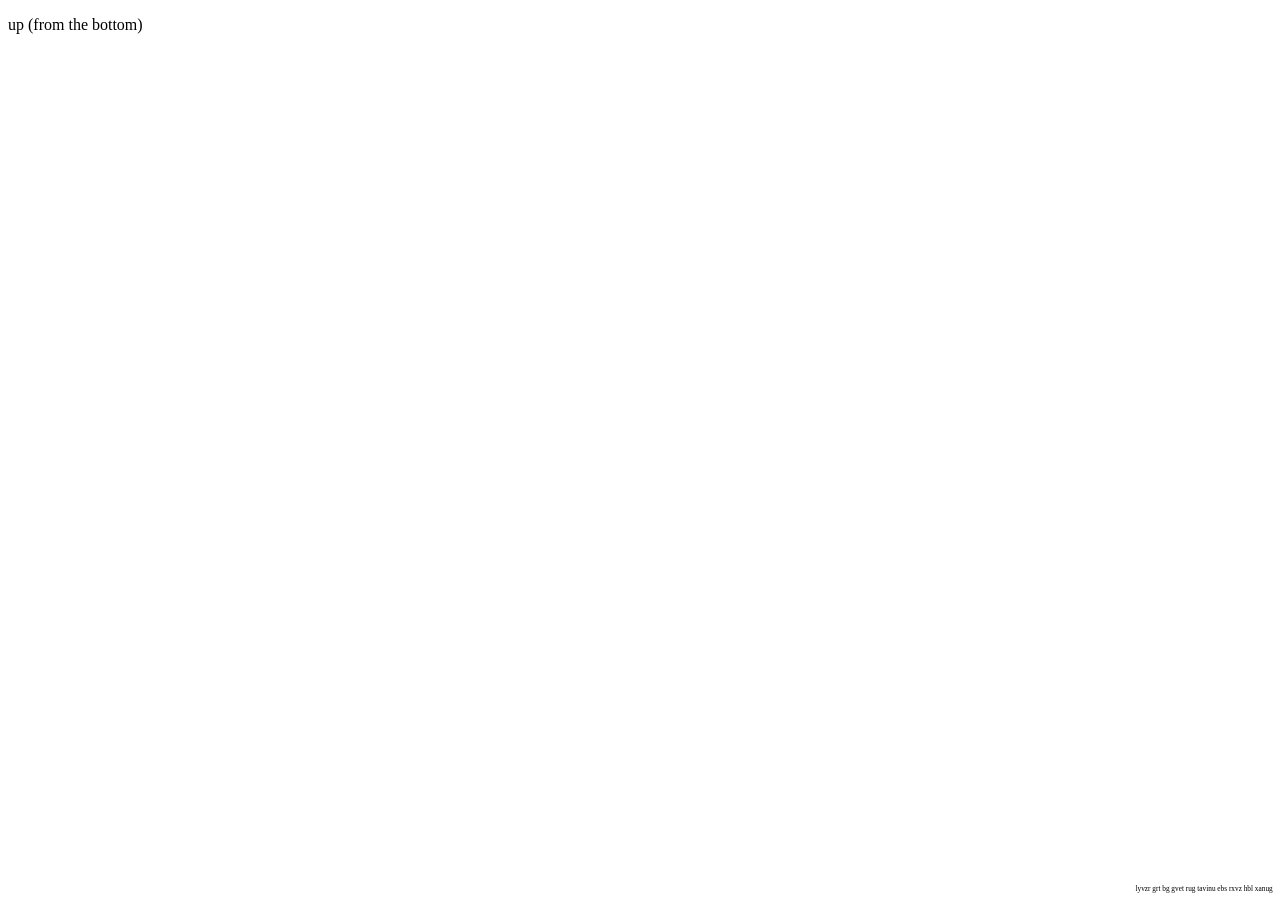
<file: index.html>
<!DOCTYPE html>
<html lang="en">
<head>
    <meta charset="UTF-8">
    <meta name="viewport" content="width=device-width, initial-scale=1.0">
    <title></title>
</head>
<body>
    <p>up (from the bottom)</p>
    <div style="position: absolute; bottom: 7.31337px; right: 7.31337px; font-size: 7.31337px;">
    lyvzr grt bg gvet rug tavinu ebs rxvz hbl xanug
    </div>    
</body>
</html>
</file>
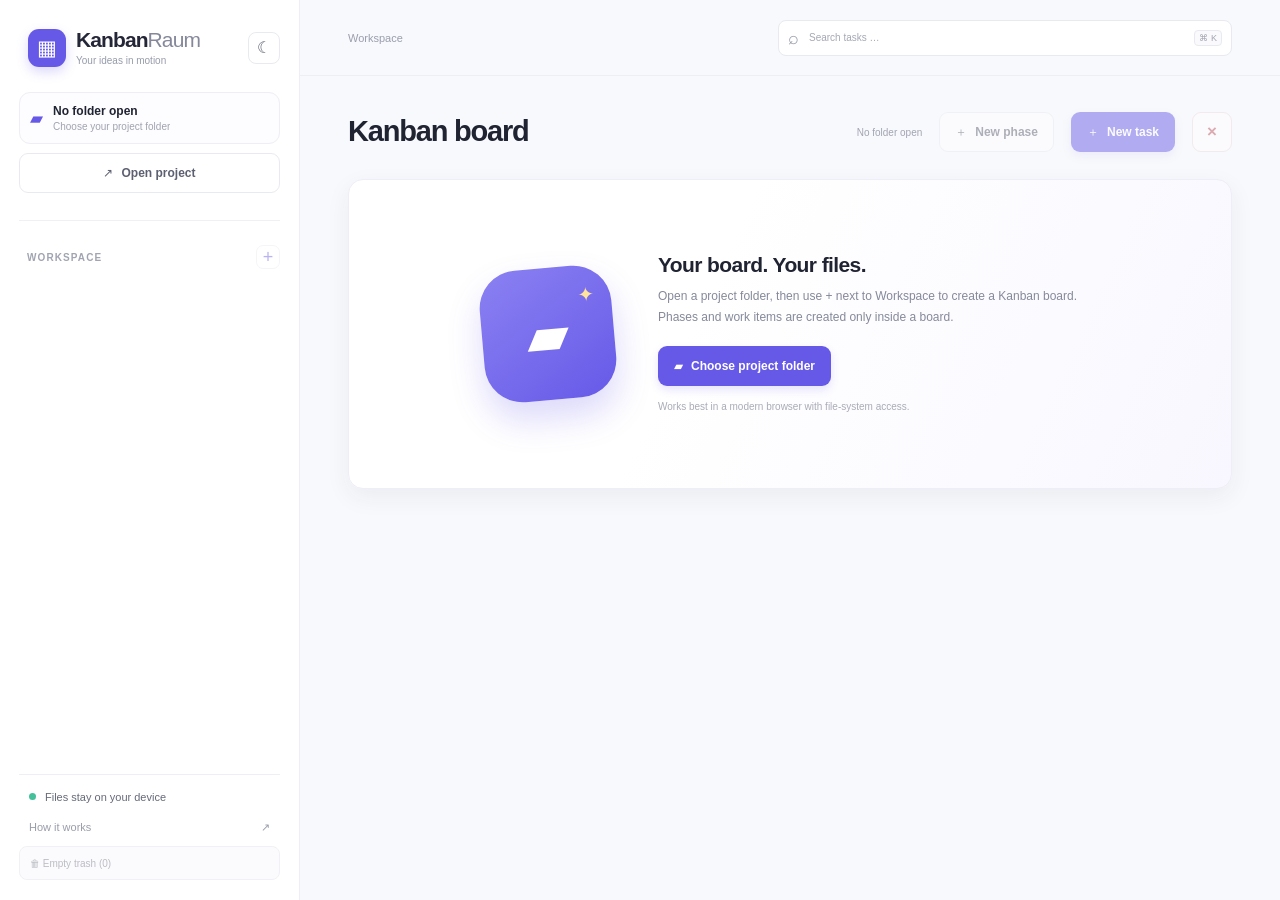
<file: app/KanbanRaum/index.html>
<!doctype html>
<html lang="en">
<head>
  <meta charset="utf-8">
  <meta name="viewport" content="width=device-width, initial-scale=1">
  <meta name="theme-color" content="#f6f7fb">
  <title data-i18n="appTitle">KanbanRaum – file-based Kanban</title>
  <link rel="icon" type="image/svg+xml" href="favicon.svg">
  <link rel="stylesheet" href="styles.css">
</head>
<body>
  <div class="app-shell">
    <aside class="sidebar">
      <div class="brand-row">
        <a class="brand" href="#" aria-label="KanbanRaum home" data-i18n-aria-label="homeAria">
          <span class="brand-mark" aria-hidden="true">▦</span>
          <span class="brand-copy">
            <strong class="brand-name">Kanban<span class="brand-light">Raum</span></strong>
            <span class="brand-tagline" data-i18n="tagline">Your ideas in motion</span>
          </span>
        </a>
        <button class="theme-toggle" id="theme-toggle" type="button" aria-label="Switch to dark mode" title="Switch to dark mode" data-i18n-aria-label="themeDark" data-i18n-title="themeDark">
          <span class="theme-toggle-icon" id="theme-toggle-icon" aria-hidden="true">☾</span>
        </button>
      </div>

      <div class="workspace-card">
        <span class="folder-icon" aria-hidden="true">▰</span>
        <div class="workspace-copy">
          <strong id="workspace-name" data-i18n="workspaceName">No folder open</strong>
          <span id="workspace-path" data-i18n="workspacePath">Choose your project folder</span>
        </div>
      </div>
      <button class="button button-secondary sidebar-open" id="open-folder" data-i18n-aria-label="openProject">
        <span aria-hidden="true">↗</span> <span data-i18n="openProject">Open project</span>
      </button>

      <div class="sidebar-divider"></div>
      <div class="workspace-section-heading">
        <div class="workspace-label" data-i18n="workspaceSection">WORKSPACE</div>
        <button class="workspace-add-board" id="add-board-button" type="button" aria-label="Add Kanban board" title="Add Kanban board" data-i18n-aria-label="addBoard" data-i18n-title="addBoard" disabled>+</button>
      </div>
      <div class="workspace-board-list" id="workspace-board-list" aria-label="Kanban boards" data-i18n-aria-label="workspaceBoardsAria"></div>

      <div class="sidebar-bottom">
        <div class="local-note"><span class="status-dot"></span><span data-i18n="localFiles">Your files stay on your device</span></div>
        <button class="text-button" id="help-button"><span data-i18n="help">How it works</span><span aria-hidden="true">↗</span></button>
        <button class="trash-button" id="empty-trash-button" type="button" disabled>🗑 Empty trash (0)</button>
      </div>
    </aside>

    <main class="main-content">
      <header class="topbar">
        <div class="breadcrumb" id="breadcrumb">
          <span data-i18n="breadcrumbWorkspace">Workspace</span>
          <span class="crumb-separator" id="project-crumb-separator" hidden>/</span>
          <span id="board-breadcrumb-project" hidden></span>
          <span class="crumb-separator" id="view-crumb-separator" hidden>/</span>
          <strong id="board-breadcrumb-title" hidden></strong>
        </div>
        <div class="top-actions">
          <label class="search-box">
            <span aria-hidden="true">⌕</span>
            <input id="search-input" type="search" placeholder="Search tasks …" aria-label="Search tasks" data-i18n-placeholder="searchPlaceholder" data-i18n-aria-label="searchAria">
            <kbd>⌘ K</kbd>
          </label>
        </div>
      </header>

      <section class="board-heading">
        <div>
          <h1 id="board-title" data-i18n="boardTitle">Kanban board</h1>
        </div>
        <div class="heading-actions">
          <span class="board-updated" id="board-status" data-i18n="noProject">No folder open</span>
          <button class="button button-secondary" id="new-phase-button" disabled><span aria-hidden="true">＋</span> <span data-i18n="newPhase">New phase</span></button>
          <button class="button button-primary" id="new-task-button" disabled><span aria-hidden="true">＋</span> <span data-i18n="newTask">New task</span></button>
          <button class="button button-danger board-delete-icon" id="delete-board-button" type="button" aria-label="Delete board" title="Delete board" data-i18n-aria-label="deleteBoard" data-i18n-title="deleteBoard" disabled><span aria-hidden="true">×</span></button>
        </div>
      </section>

      <section class="welcome-panel" id="welcome-panel">
        <div class="welcome-illustration" aria-hidden="true"><span>▰</span><i>✦</i></div>
        <div class="welcome-copy">
          <h2 data-i18n="welcomeTitle">Your board. Your files.</h2>
          <p data-i18n="welcomeText">Open a folder on your device. In an empty workspace, KanbanRaum automatically creates the four default phases To Do, In Progress, On Hold, and Done as folders. Tasks and details remain regular folders and Markdown files.</p>
          <button class="button button-primary" id="welcome-open"><span aria-hidden="true">▰</span> <span data-i18n="chooseProject">Choose project folder</span></button>
          <button class="button button-secondary restore-button" id="restore-folder" hidden data-i18n="restoreProject">Reopen last folder</button>
          <p class="restore-hint" id="restore-hint" hidden></p>
          <p class="browser-hint" id="browser-hint" data-i18n="browserHint">Works best in a modern browser with file-system access.</p>
        </div>
      </section>

      <div class="overview-filters" id="overview-filters" hidden>
        <label for="overview-phase-filter" data-i18n="overviewFilter">Show phase</label>
        <select class="text-input" id="overview-phase-filter" aria-label="Filter work items by phase" data-i18n-aria-label="overviewFilterAria">
          <option value="" data-i18n="allPhases">All phases</option>
        </select>
        <label for="overview-priority-filter" data-i18n="overviewPriorityFilter">Show priority</label>
        <select class="text-input" id="overview-priority-filter" aria-label="Filter work items by priority" data-i18n-aria-label="overviewPriorityFilterAria">
          <option value="" data-i18n="allPriorities">All priorities</option>
          <option value="high" data-i18n="priorityHigh">High</option>
          <option value="medium" data-i18n="priorityMedium">Medium</option>
          <option value="low" data-i18n="priorityLow">Low</option>
          <option value="none" data-i18n="priorityNone">None</option>
        </select>
        <label for="overview-tag-filter" data-i18n="overviewTagFilter">Show tag</label>
        <select class="text-input" id="overview-tag-filter" aria-label="Filter work items by tag" data-i18n-aria-label="overviewTagFilterAria">
          <option value="" data-i18n="allTags">All tags</option>
        </select>
      </div>
      <section class="board" id="board" aria-label="Kanban board" data-i18n-aria-label="boardAria" hidden></section>
      <div class="empty-search" id="empty-search" hidden data-i18n="noSearchResults">No tasks match this search.</div>
    </main>
  </div>

  <dialog class="phase-dialog" id="phase-dialog">
    <form id="phase-form" method="dialog">
      <div class="dialog-header">
        <div><span class="dialog-eyebrow" data-i18n="phaseEyebrow">NEW PHASE</span><h2 data-i18n="createPhaseTitle">Create phase</h2></div>
        <button class="icon-button" type="button" id="close-phase-dialog" aria-label="Close" data-i18n-aria-label="close">×</button>
      </div>
      <label class="field-label" for="phase-name" data-i18n="phaseName">Name</label>
      <input class="text-input" id="phase-name" name="name" maxlength="90" required placeholder="e.g. Waiting for feedback" data-i18n-placeholder="phaseNamePlaceholder">
      <label class="field-label" for="phase-color" data-i18n="phaseColor">Dot color</label>
      <div class="phase-color-picker"><input id="phase-color" name="color" type="color" value="#8b80f4"><span data-i18n="phaseColorHint">Choose a color for the phase dot.</span></div>
      <div class="dialog-actions">
        <span class="action-spacer"></span>
        <button class="button button-secondary" type="button" id="cancel-phase-dialog" data-i18n="cancel">Cancel</button>
        <button class="button button-primary" type="submit" data-i18n="createPhase">Create phase</button>
      </div>
    </form>
  </dialog>

  <dialog class="phase-dialog" id="board-dialog">
    <form id="board-form">
      <div class="dialog-header">
        <div><span class="dialog-eyebrow" data-i18n="boardEyebrow">NEW BOARD</span><h2 data-i18n="createBoardTitle">Create Kanban board</h2></div>
        <button class="icon-button" type="button" id="close-board-dialog" aria-label="Close" data-i18n-aria-label="close">×</button>
      </div>
      <label class="field-label" for="board-name" data-i18n="boardName">Name</label>
      <input class="text-input" id="board-name" name="name" maxlength="90" required placeholder="e.g. Product roadmap" data-i18n-placeholder="boardNamePlaceholder">
      <div class="dialog-actions">
        <span class="action-spacer"></span>
        <button class="button button-secondary" type="button" id="cancel-board-dialog" data-i18n="cancel">Cancel</button>
        <button class="button button-primary" id="create-board-submit" type="submit" data-i18n="createBoard">Create board</button>
      </div>
    </form>
  </dialog>

  <dialog class="task-dialog" id="task-dialog">
    <form id="task-form">
      <div class="dialog-header">
        <div><span class="dialog-eyebrow" data-i18n="taskEyebrow">WORK ITEM</span><h2 id="dialog-title" data-i18n="newTaskTitle">New task</h2></div>
        <button class="icon-button" type="button" id="close-dialog" aria-label="Close" data-i18n-aria-label="close">×</button>
      </div>
      <section class="task-view" id="task-view" hidden aria-label="Work item details" data-i18n-aria-label="taskDetailsAria">
        <div class="task-view-meta"><strong id="task-view-phase"></strong><span class="priority-meta"><span class="priority-label" data-i18n="priorityLabel">Priority:</span><span class="priority-badge" id="task-view-priority"></span></span><span id="task-view-created"></span></div>
        <div class="task-tags task-view-tags" id="task-view-tags" hidden></div>
        <div class="task-description-heading">
          <h3 data-i18n="description">Description</h3>
          <button class="description-edit-link" type="button" id="edit-task" data-i18n="edit">Edit</button>
        </div>
        <article class="markdown-rendered" id="markdown-rendered"></article>
        <section class="task-subtasks" aria-labelledby="subtasks-heading">
          <div class="comments-heading">
            <h3 id="subtasks-heading" data-i18n="subtasks">Subtasks</h3>
            <span class="task-count" id="subtask-count">0/0</span>
            <button class="comment-action subtask-visibility-toggle" id="toggle-completed-subtasks" type="button" data-i18n="hideCompletedSubtasks" hidden>Hide completed</button>
          </div>
          <div class="subtasks-list" id="subtasks-list"></div>
          <div class="subtask-form">
            <input class="text-input subtask-input" id="new-subtask" maxlength="180" placeholder="New subtask …" aria-label="New subtask" data-i18n-placeholder="newSubtaskPlaceholder" data-i18n-aria-label="newSubtaskAria">
            <button class="button button-secondary" id="add-subtask" type="button" data-i18n="add">Add</button>
          </div>
        </section>
        <section class="task-comments" aria-labelledby="comments-heading">
          <div class="comments-heading"><h3 id="comments-heading" data-i18n="comments">Comments</h3><span class="task-count" id="comment-count">0</span></div>
          <div class="comments-list" id="comments-list"></div>
          <div class="comment-form" id="comment-form">
            <label class="field-label" for="new-comment" data-i18n="addComment">Add comment</label>
            <div class="comment-form-row">
              <textarea class="text-input comment-input" id="new-comment" rows="3" maxlength="10000" placeholder="Write a comment …" data-i18n-placeholder="newCommentPlaceholder" aria-label="Add a comment" data-i18n-aria-label="newCommentAria"></textarea>
              <button class="button button-secondary" id="add-comment" type="button" aria-label="Add" data-i18n="add" data-i18n-aria-label="add">Add</button>
            </div>
          </div>
        </section>
        <div class="dialog-actions view-actions">
          <button class="button button-danger" type="button" id="delete-task-view" data-i18n="deleteTask">Delete work item</button>
          <span class="action-spacer"></span>
          <button class="button button-primary" type="button" id="save-task-view" data-i18n="save">Save</button>
        </div>
      </section>
      <div id="task-edit-fields">
        <label class="field-label" for="task-title" data-i18n="title">Title</label>
        <input class="text-input" id="task-title" name="title" maxlength="100" required placeholder="What needs to be done?" data-i18n-placeholder="taskTitlePlaceholder">
        <label class="field-label" for="task-phase" data-i18n="phaseField">Phase</label>
        <select class="text-input" id="task-phase" name="phase" required></select>
        <label class="field-label" for="task-priority" data-i18n="priorityField">Priority</label>
        <select class="text-input" id="task-priority" name="priority" required>
          <option value="none" data-i18n="priorityNone">None</option>
          <option value="high" data-i18n="priorityHigh">High</option>
          <option value="medium" data-i18n="priorityMedium">Medium</option>
          <option value="low" data-i18n="priorityLow">Low</option>
        </select>
        <label class="field-label" for="task-tags"><span data-i18n="tagsField">Tags</span> <span class="field-hint" data-i18n="tagsHint">Separate with commas</span></label>
        <input class="text-input" id="task-tags" name="tags" maxlength="500" placeholder="e.g. urgent, backend" data-i18n-placeholder="tagsPlaceholder">
        <label class="field-label" for="task-details"><span data-i18n="description">Description</span> <span class="field-hint" data-i18n="markdownSupported">Markdown supported</span></label>
        <textarea class="text-input markdown-input" id="task-details" name="details" rows="9" placeholder="Notes, checklists, links …&#10;&#10;- First step" data-i18n-placeholder="taskDetailsPlaceholder"></textarea>
        <p class="paste-hint" data-i18n="pasteImageHint">Paste images into this field (⌘V or Ctrl+V).</p>
        <section class="task-subtasks draft-subtasks" id="new-task-subtasks" aria-labelledby="draft-subtasks-heading" hidden>
          <div class="comments-heading">
            <h3 id="draft-subtasks-heading" data-i18n="subtasks">Subtasks</h3>
            <span class="task-count" id="draft-subtask-count">0/0</span>
          </div>
          <div class="subtasks-list" id="draft-subtasks-list"></div>
          <div class="subtask-form">
            <input class="text-input subtask-input" id="new-draft-subtask" maxlength="180" placeholder="New subtask …" aria-label="New subtask" data-i18n-placeholder="newSubtaskPlaceholder" data-i18n-aria-label="newSubtaskAria">
            <button class="button button-secondary" id="add-draft-subtask" type="button" data-i18n="add">Add</button>
          </div>
        </section>
        <label class="field-label attachment-label" for="attachment-picker" data-i18n="attachmentLabel">Attach files</label>
        <input class="attachment-input" id="attachment-picker" type="file" multiple>
        <p class="paste-hint" data-i18n="attachmentHint">Selected files are stored in __data and added as Markdown links. Remove the link from the description to remove an attachment.</p>
        <p class="file-preview" id="file-preview" hidden></p>
      </div>
      <div class="dialog-actions" id="editor-actions">
        <span class="action-spacer"></span>
        <p class="save-status" id="task-save-status" role="status" aria-live="polite" hidden></p>
        <button class="button button-primary" type="submit" data-i18n="createTask">Create</button>
      </div>
    </form>
  </dialog>

  <dialog class="info-dialog" id="info-dialog">
    <div class="dialog-header"><div><span class="dialog-eyebrow" data-i18n="infoEyebrow">QUICK GUIDE</span><h2 data-i18n="infoTitle">Your files, your board.</h2></div><button class="icon-button" id="close-info" aria-label="Close" data-i18n-aria-label="close">×</button></div>
    <p data-i18n="infoIntro">Choose a local project folder. If it has no phases, KanbanRaum creates the four default phases To Do, In Progress, On Hold, and Done as folders. Existing default folders Backlog and Erledigt are automatically renamed to To Do and Done. Choose a dot color when creating a phase. Click an existing phase dot to change its color; the color is saved in the project. Use the icons in a column header to rename or delete a phase; at least one phase must remain.</p>
    <div class="folder-example"><span>📁 <span data-i18n="infoFolderPhase">In Progress</span>/</span><span class="tree-indent">└─ 📁 <span data-i18n="infoFolderTask">Update website</span>/</span><span class="tree-indent deeper">└─ 📄 <span data-i18n="infoFolderFile">task.md</span></span></div>
    <p data-i18n="infoBody">Drag a phase handle (⠿) to another column to change its order. The order is saved in .phases.json in the workspace. Click a task to view its formatted Markdown description. Add subtasks when creating a work item; in its details, add, edit, check off, and delete them. The checklist is saved in subtasks.md for each work item. You can also add, edit, and delete comments; they are stored in comments.md in the work item folder. Use Edit to change the title, phase, and description. Paste images or attach files using the file picker. Attachments are stored under __data and appear as Markdown links. Removing an attachment link and saving deletes the unused file; an empty __data folder is also removed. Delete a work item to move it to __bin after confirmation. Use Empty trash in the sidebar and confirm again to delete its contents permanently. Work items created or edited on the board are saved as Markdown files. Drag cards into another phase to move them. Deleting a phase permanently deletes its folder and contents. The browser only remembers local folder access so the board can reopen next time; task content remains in files.</p>
    <button class="button button-primary info-done" id="info-done" data-i18n="infoDone">Got it</button>
  </dialog>
  <div class="toast" id="toast" role="status" aria-live="polite"></div>
  <script src="languages/default.js"></script>
  <script>
    if (new URLSearchParams(location.search).get('lang') === 'en') {
      document.write('<script src="languages/en.js"><\/script>');
    }
  </script>
  <script src="app.js"></script>
</body>
</html>
</file>
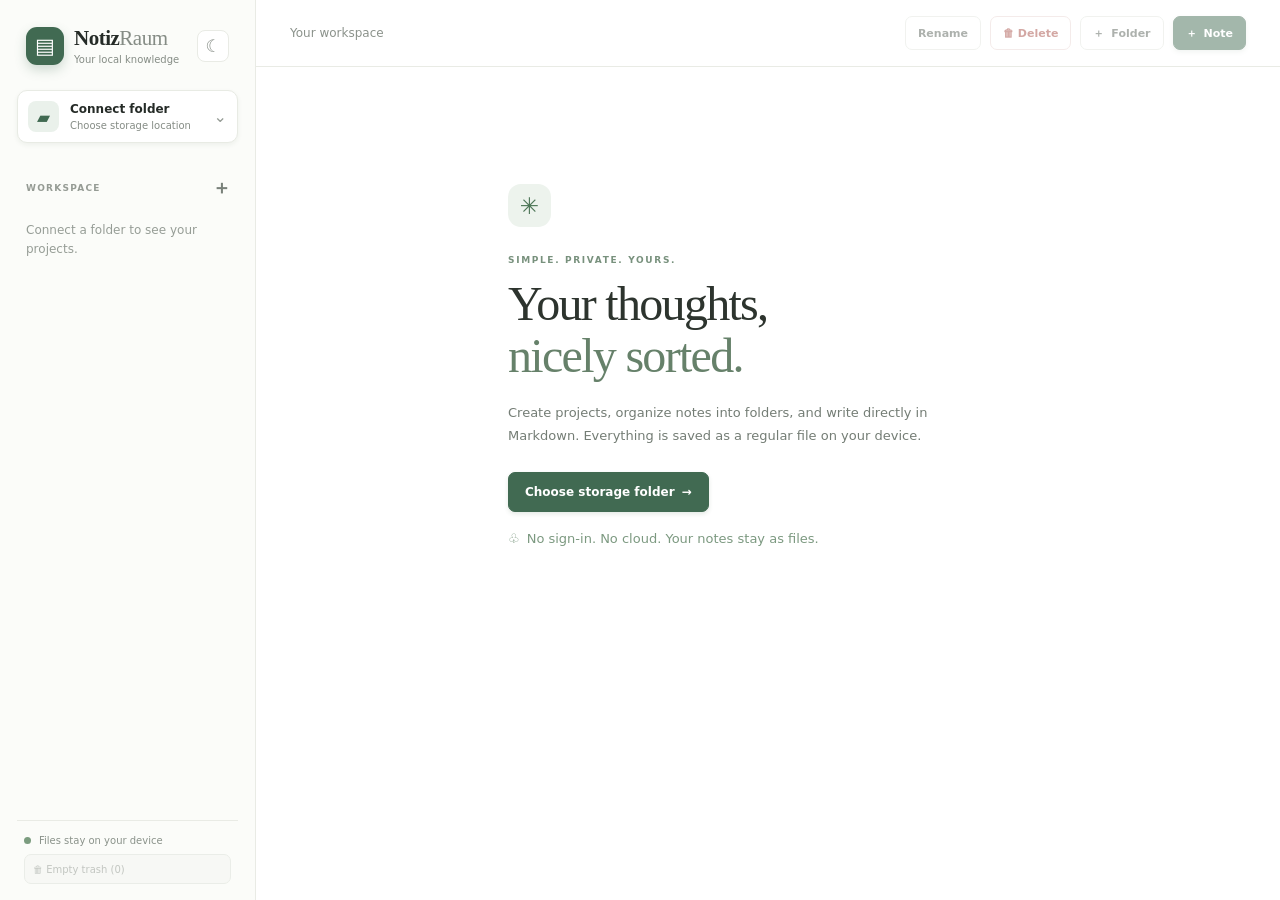
<file: app/NotizRaum/index.html>
<!doctype html>
<html lang="en">
<head>
  <meta charset="utf-8">
  <meta name="viewport" content="width=device-width, initial-scale=1">
  <meta name="theme-color" content="#f7f7f4">
  <title data-i18n="appTitle">NotizRaum – Markdown Notes</title>
  <link rel="icon" href="favicon.svg" type="image/svg+xml">
  <link rel="stylesheet" href="styles.css">
  <script src="languages/default.js" defer></script>
  <script src="app.js" defer></script>
</head>
<body>
  <div class="app-shell">
    <aside class="sidebar" aria-label="Project navigation" data-i18n-aria-label="sidebarAria">
      <div class="brand-row">
        <div class="brand-mark" aria-hidden="true">▤</div>
        <div class="brand-copy"><strong class="brand-name">Notiz<span class="brand-light">Raum</span></strong><span data-i18n="brandTagline">Your local knowledge</span></div>
        <button class="theme-toggle" id="themeToggleButton" type="button" aria-label="Switch to dark mode" title="Switch to dark mode" data-i18n-aria-label="themeEnableDark" data-i18n-title="themeEnableDark" aria-pressed="false"><span aria-hidden="true">☾</span></button>
      </div>

      <button class="vault-button" id="vaultButton" type="button">
        <span class="vault-icon" aria-hidden="true">▰</span>
        <span class="vault-copy"><strong id="vaultName" data-i18n="vaultButton">Connect folder</strong><small id="vaultHint" data-i18n="vaultHint">Choose storage location</small></span>
        <span class="chevron" aria-hidden="true">⌄</span>
      </button>

      <div class="section-heading">
        <span data-i18n="workspaceHeading">WORKSPACE</span>
        <button class="icon-button" id="newProjectButton" type="button" title="New project" aria-label="New project" data-i18n-title="newProjectAria" data-i18n-aria-label="newProjectAria">＋</button>
      </div>
      <div class="tree" id="projectTree" role="tree" aria-label="Projects and notes" data-i18n-aria-label="treeAria">
        <div class="tree-empty" data-i18n="treeConnectPrompt">Connect a folder to see your projects.</div>
      </div>
      <div class="sidebar-footer">
        <span class="status-dot"></span>
        <span id="storageStatus" data-i18n="storageStatus">Files stay on your device</span>
        <button class="trash-button" id="emptyTrashButton" type="button" disabled data-i18n="trashButtonEmpty">🗑 Empty trash (0)</button>
      </div>
    </aside>

    <main class="main-panel">
      <header class="topbar">
        <div class="breadcrumb" id="breadcrumb"><span data-i18n="breadcrumbWorkspace">Your workspace</span></div>
        <div class="topbar-actions">
          <span class="save-state" id="saveState" hidden></span>
          <button class="button button-secondary" id="renameItemButton" type="button" disabled data-i18n="renameButton">Rename</button>
          <button class="button button-danger" id="deleteItemButton" type="button" disabled data-i18n="deleteButton">🗑 Delete</button>
          <button class="button button-secondary" id="newFolderButton" type="button" disabled><span aria-hidden="true">＋</span> <span id="newFolderLabel" data-i18n="newFolderButton">Folder</span></button>
          <button class="button button-primary" id="newNoteButton" type="button" disabled><span aria-hidden="true">＋</span> <span data-i18n="newNoteButton">Note</span></button>
        </div>
      </header>

      <section class="content" id="content">
        <div class="welcome-card">
          <div class="welcome-icon" aria-hidden="true">✳</div>
          <p class="eyebrow" data-i18n="welcomeEyebrow">SIMPLE. PRIVATE. YOURS.</p>
          <h1><span class="welcome-heading-line" data-i18n="welcomeHeadingFirst">Your thoughts,</span><br><span data-i18n="welcomeHeadingSecond">nicely sorted.</span></h1>
          <p class="welcome-copy" data-i18n="welcomeDescription">Create projects, organize notes into folders, and write directly in Markdown. Everything is saved as a regular file on your device.</p>
          <button class="button button-primary welcome-button" id="welcomeVaultButton" type="button"><span data-i18n="chooseStorageButton">Choose storage folder</span> <span aria-hidden="true">→</span></button>
          <p class="last-project-hint" id="lastProjectHint" hidden></p>
          <p class="privacy-note"><span aria-hidden="true">♧</span> <span data-i18n="privacyNote">No sign-in. No cloud. Your notes stay as files.</span></p>
          <p class="compatibility-note" id="compatibilityNote" hidden data-i18n="compatibilityNote">Direct file access requires a current browser such as Chrome or Edge.</p>
        </div>
      </section>
    </main>
  </div>

  <dialog class="create-dialog" id="createDialog">
    <form id="createForm" method="dialog">
      <div class="dialog-topline"><span class="dialog-icon" aria-hidden="true">✳</span><button class="dialog-close" type="button" id="closeDialog" aria-label="Close" data-i18n-aria-label="dialogClose">×</button></div>
      <p class="eyebrow" id="dialogEyebrow" data-i18n="createEyebrow">CREATE NEW</p>
      <h2 id="dialogTitle" data-i18n="createProjectTitle">New project</h2>
      <p class="dialog-description" id="dialogDescription" data-i18n="createProjectDescription">A project keeps related notes together in one place.</p>
      <label for="nameInput" id="nameLabel" data-i18n="projectNameLabel">Project name</label>
      <input id="nameInput" name="name" maxlength="80" autocomplete="off" required placeholder="e.g. Trip planning" data-i18n-placeholder="sampleProject">
      <p class="input-hint" id="inputHint" data-i18n="nameInputHint">You can rename it later in the file system.</p>
      <p class="create-error" id="createError" role="alert" hidden></p>
      <div class="dialog-actions"><button class="button button-secondary" type="button" id="cancelDialog" data-i18n="cancelButton">Cancel</button><button class="button button-primary" id="createSubmit" type="submit" data-i18n="createProjectButton">Create project</button></div>
    </form>
  </dialog>
  <div class="toast" id="toast" role="status" aria-live="polite"></div>
</body>
</html>
</file>
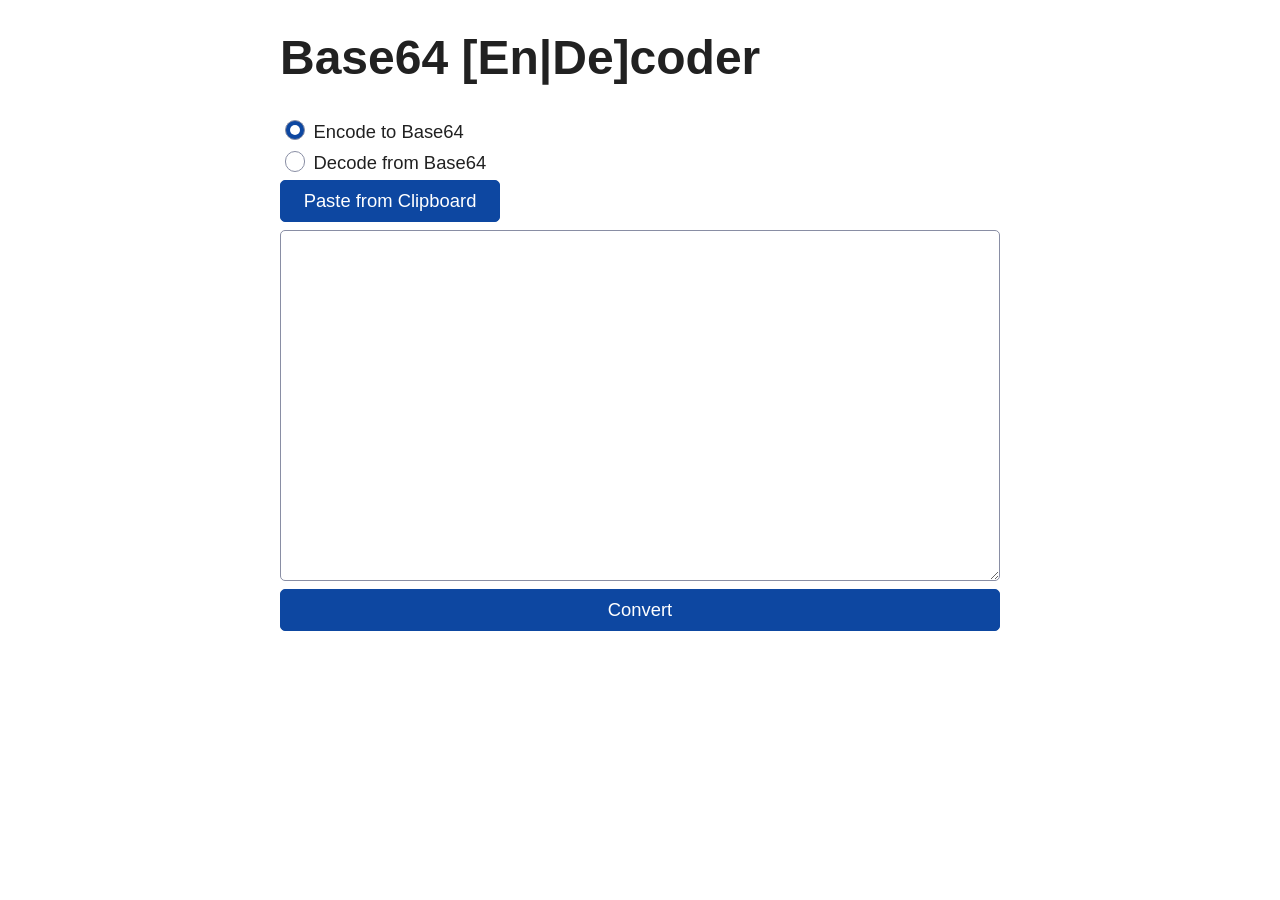
<file: t/base64coder/index.html>
<!DOCTYPE html>
<html lang="en">
<head>
    <meta charset="UTF-8">
    <meta name="viewport" content="width=device-width, initial-scale=1.0">
    <title>Base64 [En|De]coder</title>
    <link rel="stylesheet" href="simple.css">
    <style>
        #output {
            width: 65ch;
            font-family: monospace;
            white-space: pre-wrap;
            overflow-wrap: break-word;
        }
        .error {
            color: red;
        }
    </style>
</head>
<body>
    <h1>Base64 [En|De]coder</h1>
    <div>
        <label>
            <input type="radio" name="action" value="encode" checked>
            Encode to Base64
        </label>
        <label>
            <input type="radio" name="action" value="decode">
            Decode from Base64
        </label>
    </div>
    <button id="pasteButton" style="width: 220px;">Paste from Clipboard</button>
    <br>
    <textarea id="textInput" rows="15" cols="100"></textarea>
    <br><br>
    <button id="processButton">Convert</button>
    <div id="output"></div>
    

    <script>
        function encodeToBase64(text) {
            return btoa(unescape(encodeURIComponent(text)));
        }

        function decodeFromBase64(base64) {
            try {
                return decodeURIComponent(escape(atob(base64)));
            } catch (e) {
                return null;
            }
        }

        function escapeHTML(str) {
            return str.replace(/&/g, "&amp;")
              .replace(/</g, "&lt;")
              .replace(/>/g, "&gt;")
              .replace(/"/g, "&quot;")
              .replace(/'/g, "&#039;");
        }

        document.getElementById('processButton').addEventListener('click', () => {
            const action = document.querySelector('input[name="action"]:checked').value;
            const inputText = document.getElementById('textInput').value;
            let outputText;

            if (action === 'encode') {
                outputText = encodeToBase64(inputText);
            } else if (action === 'decode') {
                outputText = decodeFromBase64(inputText);
                if (outputText === null) {
                    document.getElementById('output').innerHTML = '<span class="error">Invalid Base64 string</span>';
                }
            }

            document.getElementById('output').innerHTML = '<br><b>Result:</b><br><article><code>' + escapeHTML(outputText) + '</code></article>';
        });

        document.getElementById('pasteButton').addEventListener('click', () => {
            navigator.clipboard.readText().then(text => {
                document.getElementById('textInput').value = text;
            }).catch(err => {
                console.error('Failed to read clipboard contents: ', err);
            });
        });
    </script>
</body>
</html>
</file>
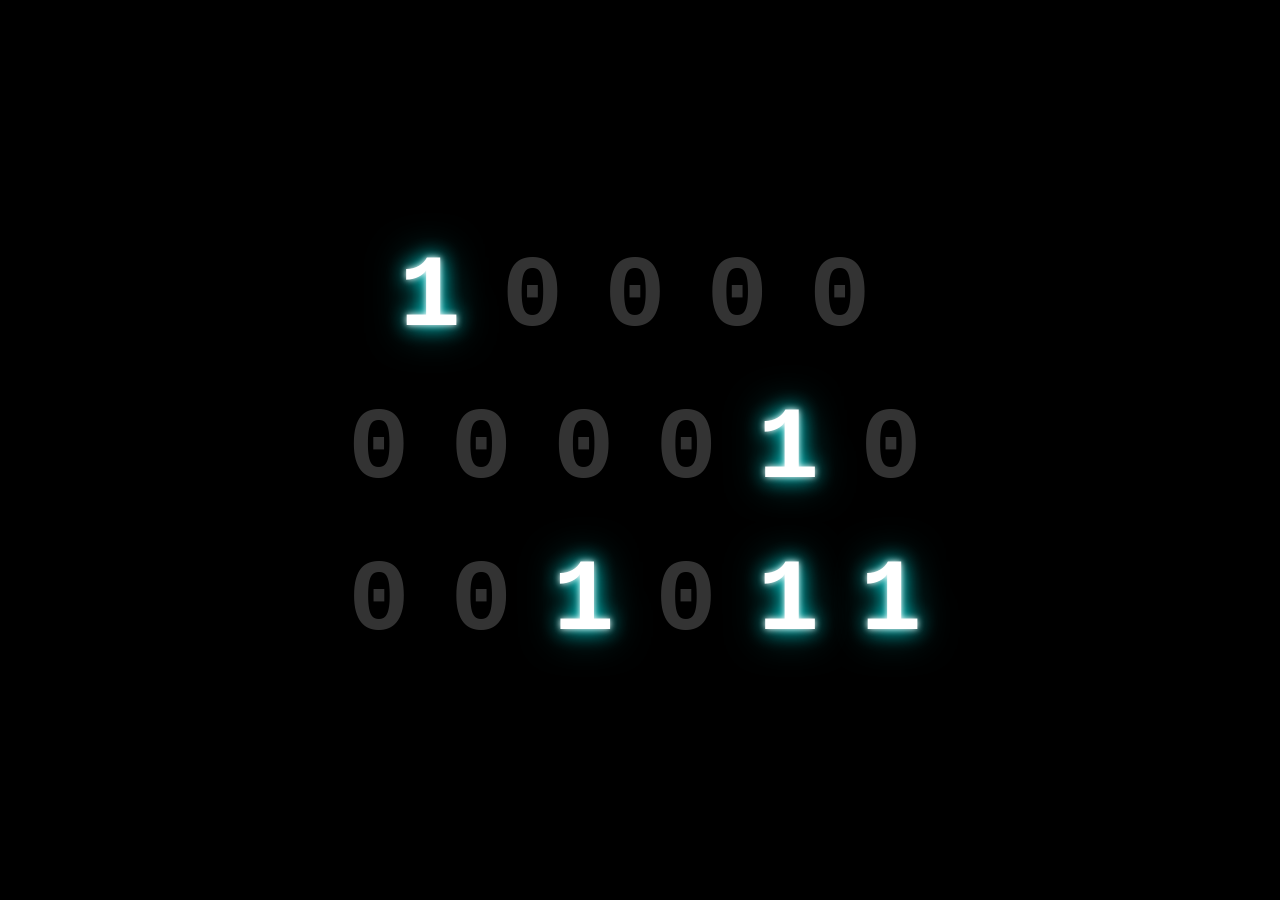
<file: t/binary-clock/index.html>
<!DOCTYPE html>
<html lang="en">
<head>
<meta charset="UTF-8">
<title>Binary Clock</title>
<style>
  html, body {
    margin: 0;
    height: 100%;
    background: #000;
    color: #fff;
    font-family: Consolas, "Courier New", monospace;
    display: flex;
    align-items: center;
    justify-content: center;
  }
  .clock {
    display: flex;
    flex-direction: column;
    gap: 4vh;
    align-items: center;
  }
  .row {
    display: flex;
    gap: 2.5vw;
    align-items: baseline;
  }
  .label {
    width: 7vw;
    font-size: 1.2vw;
    letter-spacing: 0.3em;
    color: #777;
    text-align: right;
  }
  .digits {
    position: relative;
    display: inline-block;
    font-size: 8vw;
    font-weight: bold;
    letter-spacing: 0.1em;
  }
  .layer {
    display: block;
  }
  .base {
    color: #fff;
    text-shadow: 0 0 6px #fff, 0 0 20px #0ff, 0 0 40px #0ff8;
  }
  .bit0 {
    opacity: 0.2;
    text-shadow: none;
  }
  .red, .cyan {
    position: absolute;
    inset: 0;
    mix-blend-mode: screen;
    white-space: nowrap;
  }
  .red {
    filter: contrast(4) sepia(1) saturate(12) hue-rotate(-50deg);
    opacity: 0;
    animation: glitchR 4s infinite steps(1);
  }
  .cyan {
    filter: contrast(4) sepia(1) saturate(12) hue-rotate(130deg);
    opacity: 0;
    animation: glitchC 4s infinite steps(1);
  }
  .row:nth-child(2) .red,
  .row:nth-child(2) .cyan { animation-delay: 1.3s; }
  .row:nth-child(3) .red,
  .row:nth-child(3) .cyan { animation-delay: 2.6s; }
  @keyframes glitchR {
    0%, 100% { opacity: 0; transform: none; }
    8%  { opacity: .9; transform: translate(-10px,2px); clip-path: inset(10% 0 60% 0); }
    10% { opacity: .9; transform: translate(8px,-3px); clip-path: inset(55% 0 20% 0); }
    12% { opacity: 0; }
    62% { opacity: .9; transform: translate(-14px,0); clip-path: inset(30% 0 40% 0); }
    64% { opacity: 0; }
  }
  @keyframes glitchC {
    0%, 100% { opacity: 0; transform: none; }
    9%  { opacity: .9; transform: translate(10px,-2px); clip-path: inset(40% 0 30% 0); }
    11% { opacity: .9; transform: translate(-8px,3px); clip-path: inset(5% 0 75% 0); }
    13% { opacity: 0; }
    63% { opacity: .9; transform: translate(14px,0); clip-path: inset(60% 0 10% 0); }
    65% { opacity: 0; }
  }
  @media (prefers-reduced-motion: reduce) {
    .red, .cyan { animation: none !important; opacity: 0 !important; }
  }
</style>
</head>
<body>
<div class="clock">
  <div class="row"><span class="digits" id="h">
    <span class="layer base"></span>
    <span class="layer red" aria-hidden="true"></span>
    <span class="layer cyan" aria-hidden="true"></span>
  </span></div>
  <div class="row"><span class="digits" id="m">
    <span class="layer base"></span>
    <span class="layer red" aria-hidden="true"></span>
    <span class="layer cyan" aria-hidden="true"></span>
  </span></div>
  <div class="row"><span class="digits" id="s">
    <span class="layer base"></span>
    <span class="layer red" aria-hidden="true"></span>
    <span class="layer cyan" aria-hidden="true"></span>
  </span></div>
</div>
<script>
function toBits(n, len) {
  var s = n.toString(2);
  while (s.length < len) s = "0" + s;
  return s;
}

function toBitHTML(bits) {
  var out = "";
  for (var i = 0; i < bits.length; i++) {
    out += bits[i] === "0" ? '<span class="bit0">0</span>' : '1';
    if (i < bits.length - 1) out += "&thinsp;";
  }
  return out;
}

function toBitPlain(bits) {
  return bits.split("").join(" ");
}

function setField(id, bits) {
  var el = document.getElementById(id);
  el.querySelector(".base").innerHTML = toBitHTML(bits);
  var plain = toBitPlain(bits);
  el.querySelector(".red").textContent = plain;
  el.querySelector(".cyan").textContent = plain;
}

function update() {
  var now = new Date();
  setField("h", toBits(now.getHours(), 5));
  setField("m", toBits(now.getMinutes(), 6));
  setField("s", toBits(now.getSeconds(), 6));
}

update();
setInterval(update, 1000);
</script>
</body>
</html>
</file>
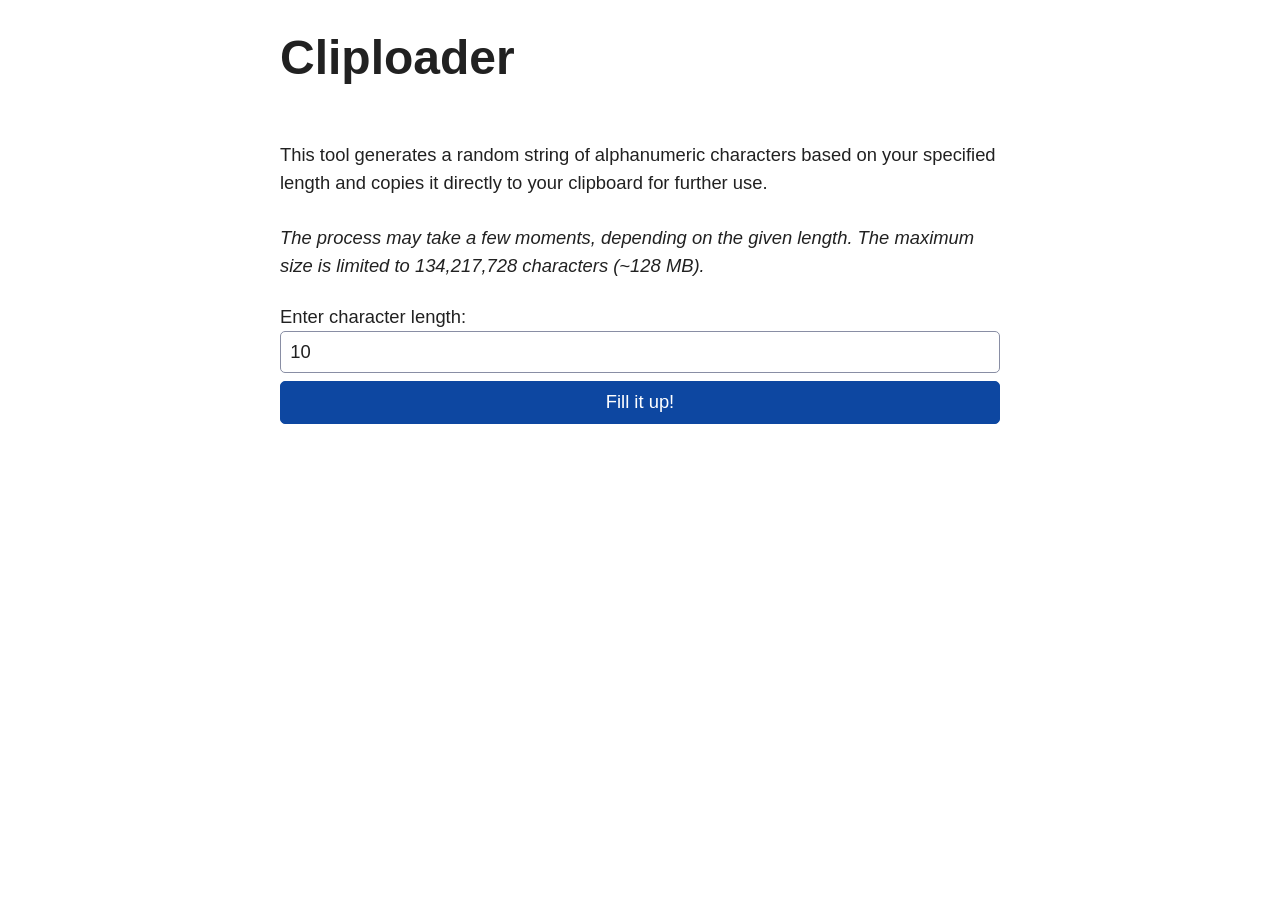
<file: t/cliploader/index.html>
<!DOCTYPE html>
<html lang="en">
<head>
    <meta charset="UTF-8">
    <meta name="viewport" content="width=device-width, initial-scale=1.0">
    <title>Cliploader</title>
    <link rel="stylesheet" href="simple.css">
</head>
<body>
    
    <h1>Cliploader</h1>
    <p>This tool generates a random string of alphanumeric characters based on your specified length and copies it directly to your clipboard for further use. <br><br><em>The process may take a few moments, depending on the given length. The maximum size is limited to 134,217,728 characters (~128 MB).</em></p>
    <label for="lengthInput">Enter character length:</label>
    <input type="number" id="lengthInput" min="1" value="10">
    <button id="generateButton">Fill it up!</button>
    <div id="output"></div>
    <p id="sizeOutput"></p>

    <script>
        function generateRandomString(length) {
            const characters = 'ABCDEFGHIJKLMNOPQRSTUVWXYZabcdefghijklmnopqrstuvwxyz0123456789';
            let result = '';
            for (let i = 0; i < length; i++) {
                const randomIndex = Math.floor(Math.random() * characters.length);
                result += characters[randomIndex];
            }
            return result;
        }

        function copyToClipboard(text) {
            navigator.clipboard.writeText(text).then(() => {
                const sizeInBytes = estimateSizeInBytes(text);
                const sizeOutput = formatSize(sizeInBytes);
                document.getElementById('output').innerHTML = 'Text of <code>' + sizeOutput + '</code> has been copied to your clipboard!';
            }).catch(err => {
                console.error('Failed to copy: ', err);
            });
        }

        function estimateSizeInBytes(text) {
            const encoder = new TextEncoder();
            const encodedText = encoder.encode(text);
            return encodedText.length;
        }

        function formatSize(sizeInBytes) {
            if (sizeInBytes >= 1024 * 1024) {
                const sizeInMB = (sizeInBytes / (1024 * 1024)).toFixed(2);
                return sizeInMB + ' MB';
            }
            else if (sizeInBytes >= 1024) {
                const sizeInKB = (sizeInBytes / 1024).toFixed(2);
                return sizeInKB + ' KB';
            }
            return sizeInBytes + ' bytes';
        }

        document.getElementById('generateButton').addEventListener('click', () => {
            const lengthInput = document.getElementById('lengthInput').value;
            if (lengthInput > 134217728) {
                alert('The length cannot be greater than 134,217,728 characters (~128 MB). Please enter a smaller number.');
                return;
            }
            const randomString = generateRandomString(parseInt(lengthInput));
            copyToClipboard(randomString);
        });
    </script>
</body>
</html>
</file>
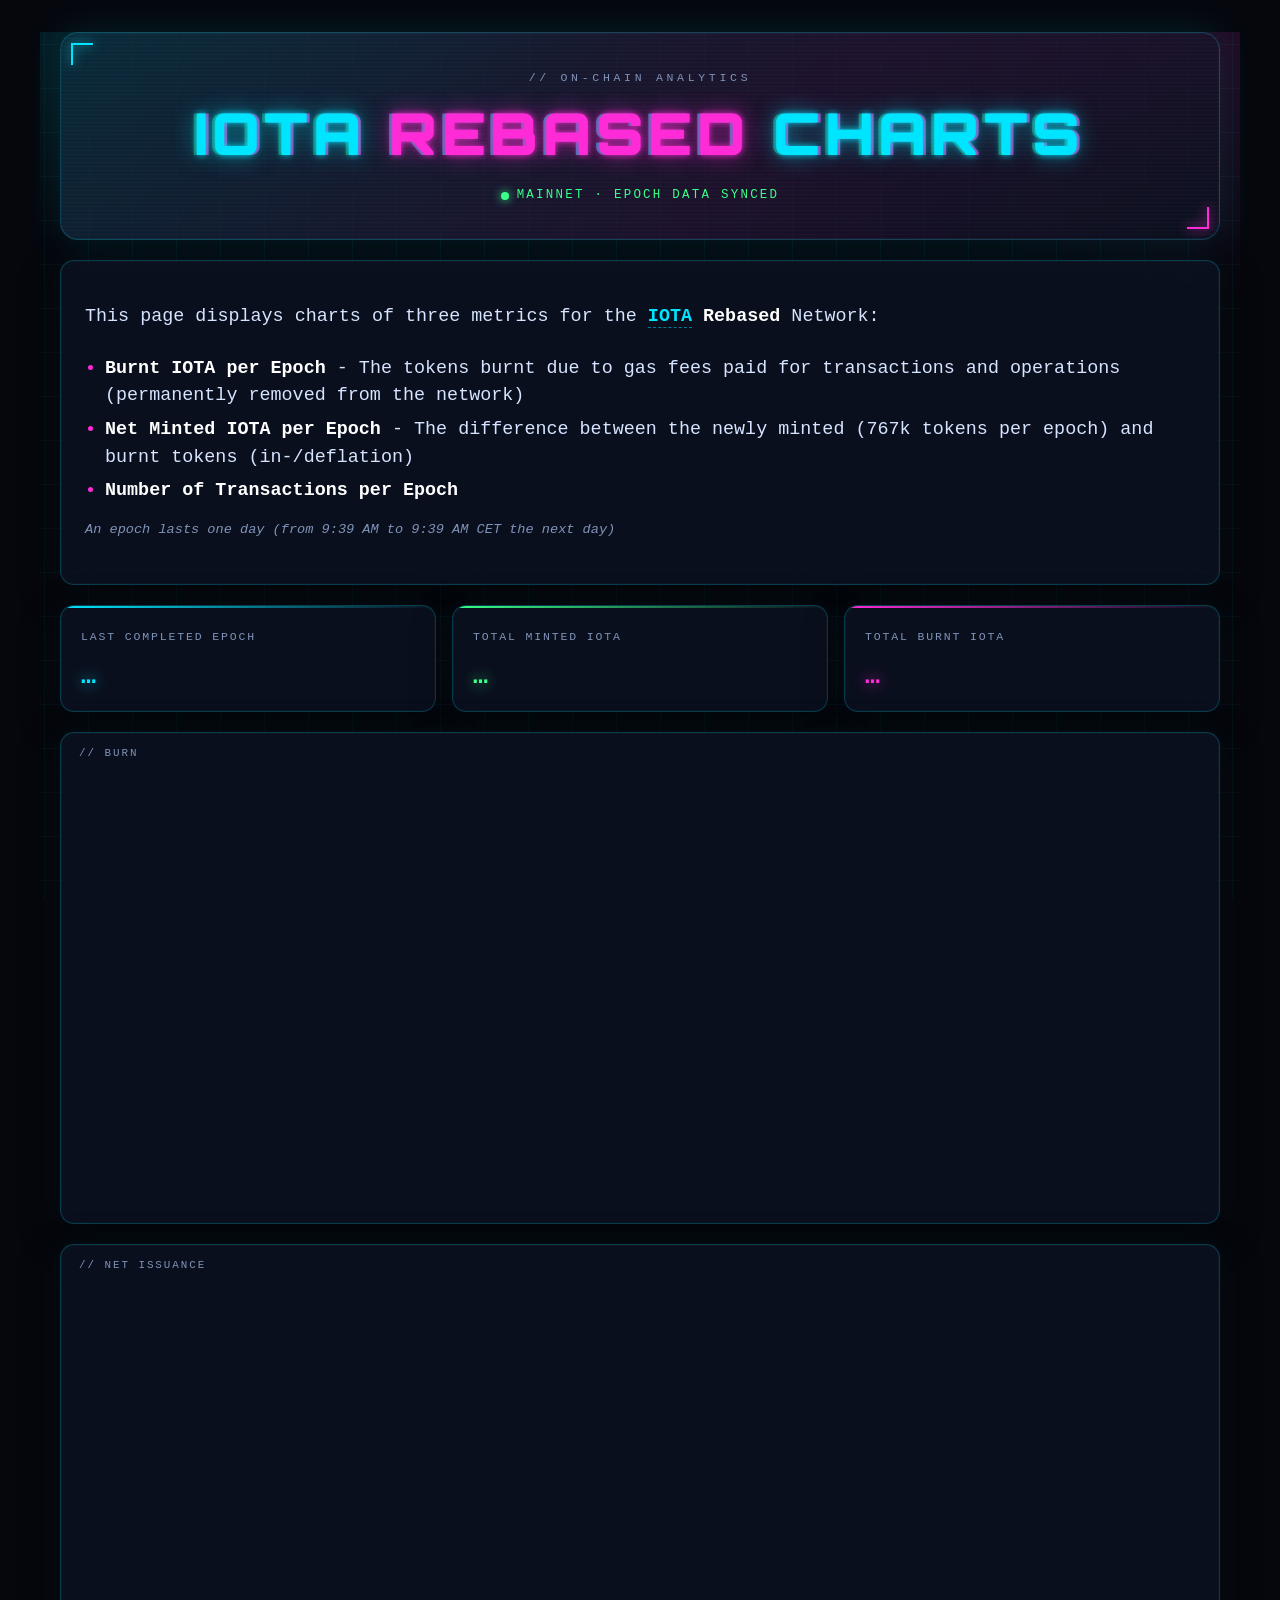
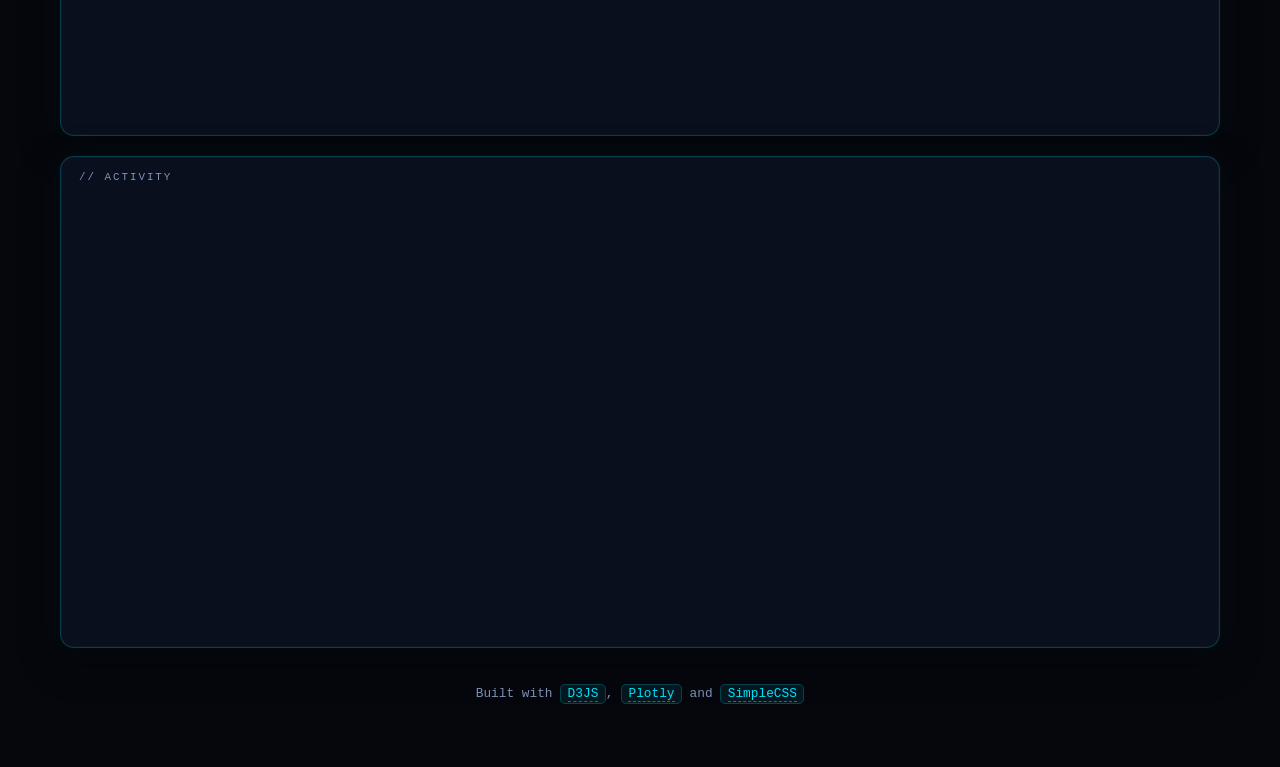
<file: t/iota-rebased-charts/index.html>
<!DOCTYPE html>
<html lang="en">
<head>
    <meta charset="UTF-8">
    <meta name="viewport" content="width=device-width, initial-scale=1.0">
    <title>IOTA Rebased Charts</title>
    <script src="https://cdn.plot.ly/plotly-2.9.0.min.js"></script>
    <script src="https://d3js.org/d3.v6.min.js"></script>
    <link rel="stylesheet" href="https://fonts.googleapis.com/css2?family=Orbitron:wght@700;900&display=swap">
    <link rel="stylesheet" href="simple.css">
    <style>
    :root {
        --bg: #05070d;
        --panel: rgba(13, 20, 36, 0.72);
        --line: rgba(0, 229, 255, 0.22);
        --text: #d6e4ff;
        --muted: #7f93b8;
        --cyan: #00e5ff;
        --magenta: #ff2bd6;
        --green: #39ff88;
        --amber: #ffb02e;
    }
    html { background: var(--bg); }
    body {
        display: block;
        max-width: 1200px;
        margin: 0 auto;
        padding: 0 20px 40px;
        color: var(--text);
        background:
            radial-gradient(900px 500px at 10% -10%, rgba(0,229,255,.16), transparent 60%),
            radial-gradient(800px 500px at 100% 0%, rgba(255,43,214,.13), transparent 60%),
            linear-gradient(rgba(0,229,255,.045) 1px, transparent 1px) 0 0 / 44px 44px,
            linear-gradient(90deg, rgba(0,229,255,.045) 1px, transparent 1px) 0 0 / 44px 44px,
            var(--bg);
        background-attachment: fixed;
        font-family: "JetBrains Mono", "SF Mono", ui-monospace, Menlo, Consolas, monospace;
    }
    body > header { padding: 36px 32px 30px; }
    a { color: var(--cyan); text-decoration: none; border-bottom: 1px dashed rgba(0,229,255,.5); }
    a:hover { color: var(--green); border-color: var(--green); }

    .hero {
        position: relative; overflow: hidden;
        margin: 32px 0 8px; padding: 36px 32px 30px;
        border: 1px solid var(--line); border-radius: 18px;
        background:
            linear-gradient(135deg, rgba(0,229,255,.10), rgba(255,43,214,.08) 60%, transparent),
            repeating-linear-gradient(0deg, rgba(255,255,255,.025) 0 1px, transparent 1px 4px),
            var(--panel);
        box-shadow: 0 0 40px rgba(0,229,255,.12), 0 0 0 1px rgba(255,255,255,.02) inset;
        display: flex; align-items: center; justify-content: center; text-align: center; gap: 26px; flex-wrap: wrap;
    }
    .hero::before, .hero::after {
        content: ""; position: absolute; width: 22px; height: 22px; border: 2px solid var(--cyan);
        filter: drop-shadow(0 0 6px var(--cyan));
    }
    .hero::before { top: 10px; left: 10px; border-right: 0; border-bottom: 0; }
    .hero::after { bottom: 10px; right: 10px; border-left: 0; border-top: 0; border-color: var(--magenta); filter: drop-shadow(0 0 6px var(--magenta)); }
    .hero .scan {
        position: absolute; left: 0; right: 0; height: 60px; top: -60px; pointer-events: none;
        background: linear-gradient(180deg, transparent, rgba(0,229,255,.12), transparent);
        animation: scan 5s linear infinite;
    }
    @keyframes scan { to { transform: translateY(260px); } }
    .hero .eyebrow { color: var(--muted); font-size: .72rem; letter-spacing: .32em; text-transform: uppercase; }
    h1 {
        margin: 4px 0 8px; position: relative;
        font-family: "Orbitron", "Audiowide", "Arial Black", sans-serif;
        font-size: clamp(1.7rem, 5.4vw, 3.6rem); line-height: 1.1; font-weight: 900;
        letter-spacing: .08em; text-transform: uppercase;
        color: var(--cyan);
        text-shadow: 0 0 6px rgba(0,229,255,.9), 0 0 22px rgba(0,229,255,.55), 3px 0 0 rgba(255,43,214,.75), -3px 0 0 rgba(57,255,136,.35);
        animation: glitch 6s infinite;
    }
    h1 span { color: var(--magenta); text-shadow: 0 0 6px rgba(255,43,214,.9), 0 0 22px rgba(255,43,214,.55), -3px 0 0 rgba(0,229,255,.6); }
    @keyframes glitch {
        0%, 92%, 100% { transform: none; clip-path: none; }
        93% { transform: translate(-3px, 1px) skewX(-6deg); }
        94% { transform: translate(3px, -1px) skewX(5deg); clip-path: inset(0 0 55% 0); }
        95% { transform: translate(-2px, 0); clip-path: inset(45% 0 0 0); }
        96% { transform: none; clip-path: none; }
    }
    @media (prefers-reduced-motion: reduce) { h1 { animation: none; } }
    .hero .status { margin-top: 2px; justify-content: center; }
    .status {
        display: inline-flex; align-items: center; gap: 8px;
        color: var(--green); font-size: .78rem; letter-spacing: .18em; text-transform: uppercase;
    }
    .status::before {
        content: ""; width: 8px; height: 8px; border-radius: 50%;
        background: var(--green); box-shadow: 0 0 10px var(--green);
        animation: pulse 1.6s infinite;
    }
    @keyframes pulse { 50% { opacity: .25; } }

    article, .tile, .chart-card {
        background: var(--panel);
        border: 1px solid var(--line);
        border-radius: 14px;
        backdrop-filter: blur(10px);
        box-shadow: 0 0 0 1px rgba(255,255,255,.02) inset, 0 12px 40px rgba(0,0,0,.45), 0 0 30px rgba(0,229,255,.06);
    }
    article { padding: 18px 24px; margin: 20px 0; color: var(--text); }
    article ul { margin: 10px 0; padding-left: 20px; }
    article li { margin: 6px 0; }
    article li::marker { color: var(--magenta); }
    article b { color: #fff; }
    article i { color: var(--muted); font-size: .85rem; }

    .stats { display: grid; grid-template-columns: repeat(auto-fit, minmax(240px, 1fr)); gap: 16px; margin: 20px 0; }
    .tile { padding: 16px 20px; position: relative; overflow: hidden; }
    .tile::after {
        content: ""; position: absolute; left: 0; top: 0; height: 2px; width: 100%;
        background: linear-gradient(90deg, var(--c, var(--cyan)), transparent);
    }
    .tile .label { color: var(--muted); font-size: .72rem; letter-spacing: .16em; text-transform: uppercase; }
    .tile code {
        display: block; margin-top: 8px; padding: 0; background: none; border: 0;
        font-size: 1.55rem; font-weight: 700; color: var(--c, var(--cyan));
        text-shadow: 0 0 14px var(--c, var(--cyan));
    }
    .tile small { color: var(--muted); font-size: .8rem; }

    .chart-container { display: flex; flex-direction: column; gap: 20px; width: 100%; }
    .chart-card { padding: 10px 10px 0; position: relative; }
    .chart-card::before {
        content: attr(data-tag); position: absolute; top: 12px; left: 18px; z-index: 2;
        color: var(--muted); font-size: .68rem; letter-spacing: .18em; text-transform: uppercase;
    }
    .chart { height: 480px; }

    .footer { text-align: center; margin-top: 36px; color: var(--muted); font-size: .8rem; }
    kbd { background: rgba(0,229,255,.08); border: 1px solid var(--line); color: var(--cyan); box-shadow: none; }
    .modebar { background: transparent !important; }
    </style>
</head>
<body>
    <header class="hero">
        <div class="scan"></div>
        <div>
            <div class="eyebrow">// on-chain analytics</div>
            <h1 data-text="IOTA REBASED CHARTS">IOTA <span>Rebased</span> Charts</h1>
            <div class="status">Mainnet &middot; epoch data synced</div>
        </div>
    </header>
    <article>
    <p>This page displays charts of three metrics for the <b><a href="https://www.iota.org/" target="_blank">IOTA</a> Rebased</b> Network:
        <ul>
            <li><b>Burnt IOTA per Epoch</b> - The tokens burnt due to gas fees paid for transactions and operations (permanently removed from the network)</li>
            <li><b>Net Minted IOTA per Epoch</b> - The difference between the newly minted (767k tokens per epoch) and burnt tokens (in-/deflation)</li>
            <li><b>Number of Transactions per Epoch</b></li>
        </ul>
        <i>An epoch lasts one day (from 9:39 AM to 9:39 AM CET the next day)</i>
    </p>
    </article>

    <div class="stats">
        <div class="tile" style="--c: var(--cyan)"><span class="label" id="epochLabel">Last completed Epoch</span><code id="epochValue">&hellip;</code></div>
        <div class="tile" style="--c: var(--green)"><span class="label">Total Minted IOTA</span><code id="totalMintedValue">&hellip;</code></div>
        <div class="tile" style="--c: var(--magenta)"><span class="label">Total Burnt IOTA</span><code id="totalBurntValue">&hellip;</code><small id="burntRatio"></small></div>
    </div>

    <div class="chart-container">
        <div class="chart-card" data-tag="// burn"><div id="burnt" class="chart"></div></div>
        <div class="chart-card" data-tag="// net issuance"><div id="net" class="chart"></div></div>
        <div class="chart-card" data-tag="// activity"><div id="txs" class="chart"></div></div>
    </div>

    <script>
        const C = { cyan: '#00e5ff', magenta: '#ff2bd6', green: '#39ff88', amber: '#ffb02e', text: '#d6e4ff', grid: 'rgba(0,229,255,0.08)' };

        const rgba = (hex, a) => {
            const n = parseInt(hex.slice(1), 16);
            return `rgba(${n >> 16},${(n >> 8) & 255},${n & 255},${a})`;
        };

        const movingAvg = (arr, w) => arr.map((_, i) => {
            const s = arr.slice(Math.max(0, i - w + 1), i + 1);
            return s.reduce((a, b) => a + b, 0) / s.length;
        });

        const baseLayout = (title, ytitle) => ({
            title: { text: title, x: 0.02, xanchor: 'left', y: 0.9, yanchor: 'middle', font: { size: 16, color: C.text, family: 'ui-monospace, Menlo, monospace' } },
            paper_bgcolor: 'rgba(0,0,0,0)',
            plot_bgcolor: 'rgba(0,0,0,0)',
            font: { color: C.text, family: 'ui-monospace, Menlo, monospace', size: 12 },
            margin: { l: 70, r: 25, t: 105, b: 40 },
            hovermode: 'x unified',
            hoverlabel: { bgcolor: '#0a1222', bordercolor: C.cyan, font: { color: C.text } },
            legend: { orientation: 'h', x: 0.02, y: 1.02, yanchor: 'bottom', font: { size: 11 } },
            xaxis: {
                type: 'date', gridcolor: C.grid, zeroline: false, linecolor: 'rgba(0,229,255,.3)',
                showspikes: true, spikecolor: C.cyan, spikethickness: 1, spikedash: 'dot', spikemode: 'across',
                rangeslider: { visible: true, thickness: 0.08, bgcolor: 'rgba(0,229,255,.04)', bordercolor: 'rgba(0,229,255,.2)' },
                rangeselector: {
                    bgcolor: 'rgba(0,229,255,.08)', activecolor: 'rgba(0,229,255,.35)', bordercolor: 'rgba(0,229,255,.3)', borderwidth: 1,
                    font: { color: C.text }, x: 1, xanchor: 'right', y: 1.03, yanchor: 'bottom',
                    buttons: [
                        { count: 7, label: '7D', step: 'day', stepmode: 'backward' },
                        { count: 30, label: '30D', step: 'day', stepmode: 'backward' },
                        { count: 90, label: '90D', step: 'day', stepmode: 'backward' },
                        { step: 'all', label: 'ALL' }
                    ]
                }
            },
            yaxis: { title: { text: ytitle, font: { size: 11, color: '#7f93b8' } }, gridcolor: C.grid, zeroline: false, linecolor: 'rgba(0,229,255,.3)', tickformat: ',~s' }
        });

        const cfg = { responsive: true, displaylogo: false, modeBarButtonsToRemove: ['lasso2d', 'select2d'] };

        const glowLine = (x, y, name, color, extra = {}) => Object.assign({
            x, y, name, type: 'scatter', mode: 'lines',
            line: { color, width: 2.5, shape: 'spline', smoothing: 0.5 },
            fill: 'tozeroy', fillcolor: rgba(color, 0.12),
            hovertemplate: '%{y:,.2f}'
        }, extra);

        const maLine = (x, y, color) => ({
            x, y, name: '7-epoch avg', type: 'scatter', mode: 'lines',
            line: { color, width: 2, dash: 'dot' }, hovertemplate: '%{y:,.2f}'
        });

        // Re-fits the y-axis to whatever x-range is currently visible (rangeslider drag,
        // rangeselector buttons like 7D/30D/90D, zoom, or double-click reset to ALL).
        const attachAutoRangeY = (divId, dates, seriesList, { padFrac = 0.15, zeroFloor = false } = {}) => {
            const gd = document.getElementById(divId);
            const parsed = dates.map(d => +new Date(d));

            const applyRange = (x0, x1) => {
                const vals = [];
                for (let i = 0; i < parsed.length; i++) {
                    if (parsed[i] >= x0 && parsed[i] <= x1) {
                        seriesList.forEach(arr => {
                            const v = arr[i];
                            if (v !== undefined && !isNaN(v)) vals.push(v);
                        });
                    }
                }
                if (!vals.length) return;
                let min = Math.min(...vals), max = Math.max(...vals);
                if (zeroFloor) min = Math.min(0, min);
                const pad = (max - min) * padFrac || Math.abs(max) * 0.1 || 1;
                Plotly.relayout(divId, { 'yaxis.range': [min - pad, max + pad] });
            };

            gd.on('plotly_relayout', ev => {
                if (ev['xaxis.autorange']) {
                    applyRange(parsed[0], parsed[parsed.length - 1]);
                    return;
                }
                let x0, x1;
                if (ev['xaxis.range']) { [x0, x1] = ev['xaxis.range'].map(v => +new Date(v)); }
                else if (ev['xaxis.range[0]'] !== undefined && ev['xaxis.range[1]'] !== undefined) {
                    x0 = +new Date(ev['xaxis.range[0]']); x1 = +new Date(ev['xaxis.range[1]']);
                } else {
                    return; // not an x-range change (e.g. our own yaxis.range relayout) - ignore to avoid loops
                }
                applyRange(x0, x1);
            });
        };

        d3.csv('data.csv').then(raw => {
            // drop blank/malformed rows (e.g. stray newlines appended by job.sh)
            const data = raw.filter(r => r.date && /^\d{4}-\d{2}-\d{2}$/.test(r.date) && !isNaN(+r.transactions) && r.transactions !== '');
            if (!data.length) { throw new Error('No valid rows found in data.csv'); }

            const dates = data.map(r => r.date);
            const burnt = data.map(r => +r.burnt_tokens / 1e9);
            const minted = data.map(r => +r.stake_rewards / 1e9);
            const net = data.map((r, i) => minted[i] - burnt[i]);
            const txs = data.map(r => +r.transactions);

            // Stat tiles
            const totalBurnt = d3.sum(burnt);
            const totalMinted = d3.sum(minted);
            const last = data[data.length - 1];
            document.getElementById('epochValue').innerText = last.epoch;
            document.getElementById('epochLabel').innerText = 'Last completed Epoch (' + last.date + ')';
            document.getElementById('totalMintedValue').innerText = d3.format(',.0f')(totalMinted);
            document.getElementById('totalBurntValue').innerText = d3.format(',.0f')(totalBurnt);
            document.getElementById('burntRatio').innerText = d3.format('.4f')(totalBurnt / totalMinted * 100) + '% of total minted';

            // 1) Burnt per epoch: glowing area + moving average
            const burntMA = movingAvg(burnt, 7);
            Plotly.newPlot('burnt', [
                glowLine(dates, burnt, 'Burnt IOTA', C.magenta),
                maLine(dates, burntMA, C.amber)
            ], baseLayout('Burnt IOTA per Epoch Over Time', 'Burnt Gas Fees (IOTA)'), cfg);
            attachAutoRangeY('burnt', dates, [burnt, burntMA], { zeroFloor: true });

            // 2) Net minted per epoch: zoomed y-axis so the deflationary drift is visible
            const netMin = d3.min(net), netMax = d3.max(net), pad = (netMax - netMin) * 0.15 || 1;
            const netLayout = baseLayout('Net Minted IOTA per Epoch Over Time', 'Net Minted IOTA');
            netLayout.yaxis.range = [netMin - pad, netMax + pad];
            netLayout.yaxis.tickformat = ',.0f';
            Plotly.newPlot('net', [
                glowLine(dates, net, 'Net minted', C.cyan, { fill: 'none' }),
                {
                    x: dates, y: new Array(dates.length).fill(767000), name: 'Gross emission (767k)',
                    type: 'scatter', mode: 'lines', line: { color: C.green, width: 1.5, dash: 'dash' }, hovertemplate: '%{y:,.0f}'
                }
            ], netLayout, cfg);
            attachAutoRangeY('net', dates, [net], { padFrac: 0.15 });

            // 3) Transactions per epoch: neon bars + moving average
            const txsMA = movingAvg(txs, 7);
            Plotly.newPlot('txs', [
                {
                    x: dates, y: txs, name: 'Transactions', type: 'bar',
                    marker: { color: txs, colorscale: [[0, rgba(C.cyan, 0.25)], [1, C.green]], line: { width: 0 } },
                    hovertemplate: '%{y:,.0f}'
                },
                maLine(dates, txsMA, C.magenta)
            ], Object.assign(baseLayout('Number of Transactions per Epoch Over Time', 'Transactions'), { bargap: 0.15 }), cfg);
            attachAutoRangeY('txs', dates, [txs, txsMA], { zeroFloor: true });
        }).catch(error => {
            console.error('Error loading the CSV file:', error);
            ['burnt', 'net', 'txs'].forEach(id => {
                document.getElementById(id).innerHTML =
                    '<p style="padding:24px;color:#ff2bd6">Could not load/render data: ' + error.message +
                    '<br><small style="color:#7f93b8">If you opened this file directly (file://), browsers block loading data.csv. ' +
                    'Serve the folder instead, e.g. <code>python3 -m http.server</code>, then open http://localhost:8000</small></p>';
            });
        });
    </script>

<p class="footer">Built with <kbd><a href="https://d3js.org/" target="_blank">D3JS</a></kbd>, <kbd><a href="https://plotly.com" target="_blank">Plotly</a></kbd> and <kbd><a href="https://simplecss.org" target="_blank">SimpleCSS</a></kbd></p>
</body>
</html>
</file>
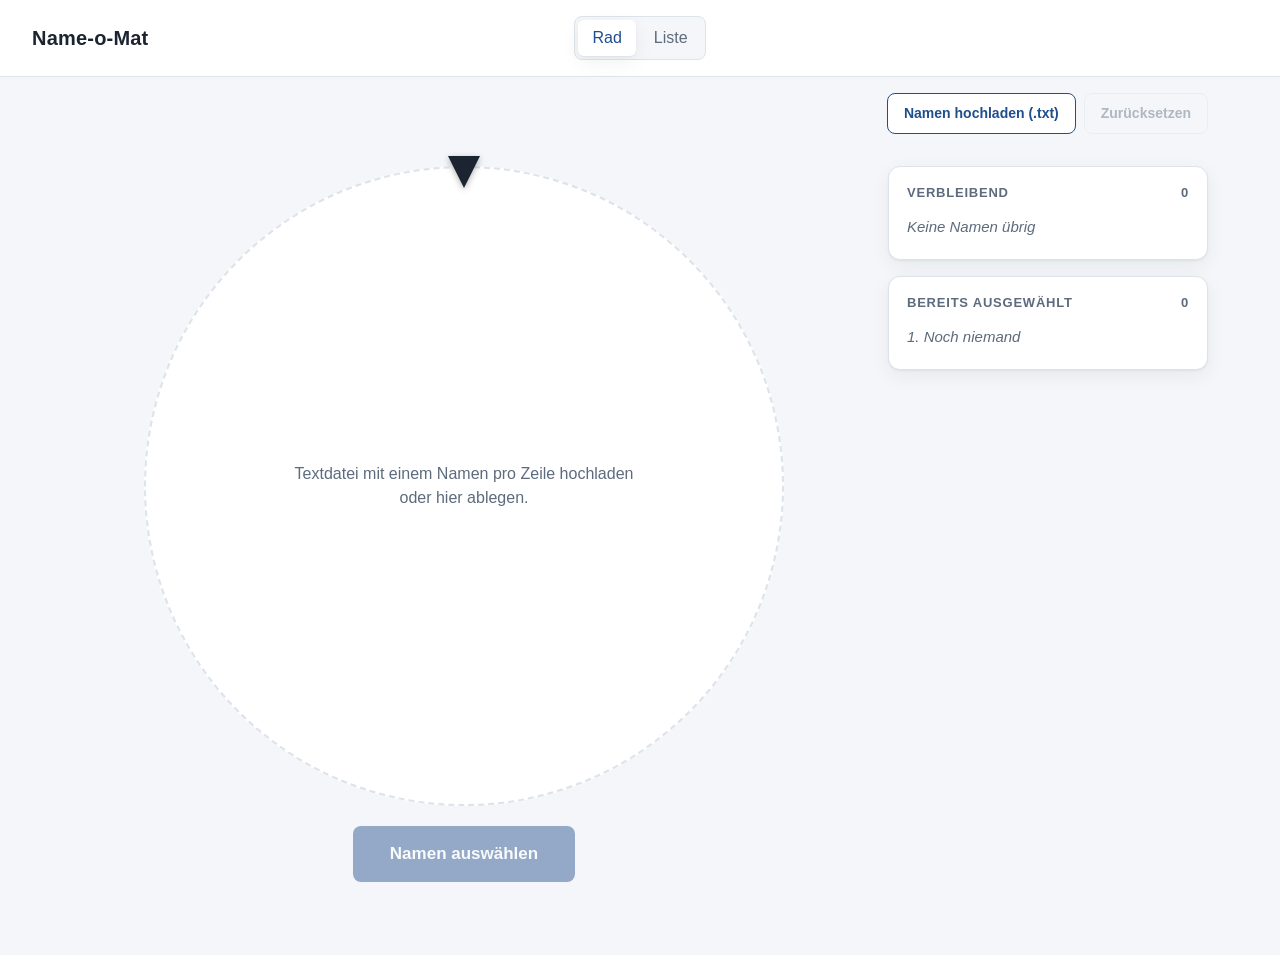
<file: t/name-o-mat/index.html>
<!doctype html>
<html lang="de">
<head>
  <meta charset="utf-8">
  <meta name="viewport" content="width=device-width, initial-scale=1">
  <title>Name-o-Mat</title>
  <link rel="stylesheet" href="style.css">
</head>
<body>
  <header class="topbar">
    <h1>Name-o-Mat</h1>
    <nav class="variant-nav" aria-label="Variante">
      <button type="button" class="variant-link active" id="tabRad" aria-pressed="true">Rad</button>
      <button type="button" class="variant-link" id="tabListe" aria-pressed="false">Liste</button>
    </nav>
  </header>

  <section id="panelRad" class="panel">
    <header class="panel-actions">
      <label class="btn btn-secondary" for="file">Namen hochladen (.txt)</label>
      <input id="file" type="file" accept=".txt,text/plain" hidden>
      <button id="reset" class="btn btn-ghost" type="button" disabled>Zurücksetzen</button>
    </header>

    <div class="winner-banner" id="winnerCard" hidden>
      <strong id="winnerName"></strong>
    </div>

    <main class="layout">
      <section class="stage" aria-label="Rad">
        <div class="wheel-wrap" id="wheelWrap">
          <div class="pointer" aria-hidden="true"></div>
          <canvas id="wheel" role="img" aria-label="Namensrad"></canvas>
          <div class="empty" id="empty">
            <p>Textdatei mit einem Namen pro Zeile hochladen<br>oder hier ablegen.</p>
          </div>
        </div>
        <button id="spin" class="btn btn-primary" type="button" disabled>Namen auswählen</button>
        <p class="status" id="status" aria-live="polite"></p>
      </section>

      <aside class="side">
        <div class="card">
          <h2>Verbleibend <span class="count" id="remainingCount">0</span></h2>
          <ul id="remainingList" class="list"></ul>
        </div>
        <div class="card">
          <h2>Bereits ausgewählt <span class="count" id="doneCount">0</span></h2>
          <ol id="doneList" class="list"></ol>
        </div>
      </aside>
    </main>
  </section>

  <section id="panelListe" class="panel" hidden>
    <header class="panel-actions">
      <label class="btn btn-secondary" for="file2">Namen hochladen (.txt)</label>
      <input id="file2" type="file" accept=".txt,text/plain" hidden>
      <button id="reset2" class="btn btn-ghost" type="button" disabled>Zurücksetzen</button>
    </header>

    <main class="layout layout-single">
      <section class="stage" aria-label="Reihenfolge">
        <div class="upload-wrap" id="uploadWrap2">
          <div class="empty" id="empty2">
            <p>Textdatei mit einem Namen pro Zeile hochladen<br>oder hier ablegen.</p>
          </div>
          <ol class="order-list" id="orderList2" hidden></ol>
        </div>
        <button id="generate2" class="btn btn-primary" type="button" disabled>Zufällige Reihenfolge erstellen</button>
        <p class="status" id="status2" aria-live="polite"></p>
      </section>
    </main>
  </section>

  <canvas id="fx" aria-hidden="true"></canvas>
  <script src="app.js"></script>
</body>
</html>
</file>
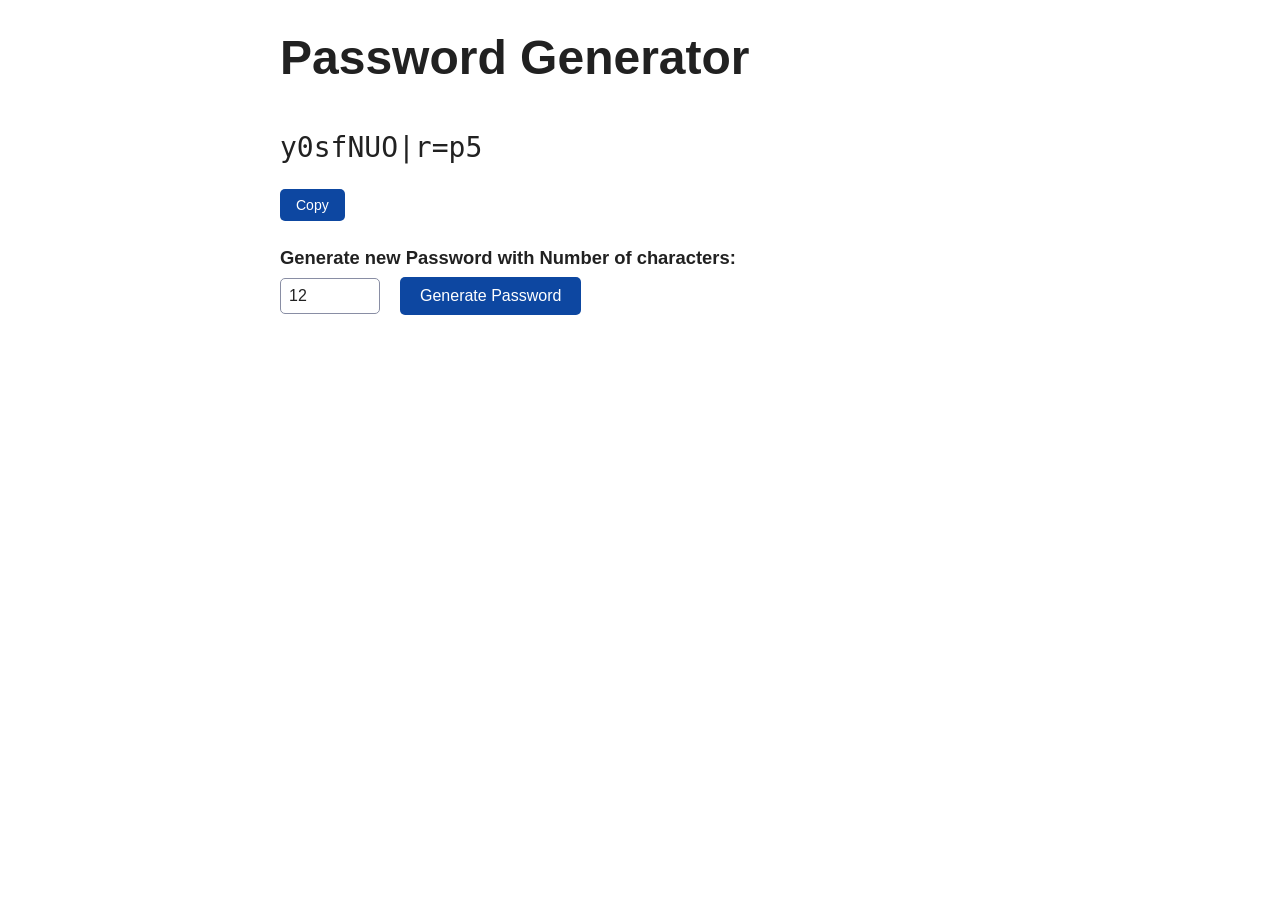
<file: t/passgen/index.html>
<!DOCTYPE html>
<html lang="en">
<head>
    <meta charset="UTF-8">
    <meta name="viewport" content="width=device-width, initial-scale=1.0">
    <title>Password Generator</title>
    <link rel="stylesheet" href="simple.css">
    <style>
        #generatedPassword {
            font-family: monospace;
            font-size: 28px;
            word-break: break-all;
            margin: 10px 0;
        }
        
        .password-container {
            display: flex;
            flex-direction: column;
            gap: 10px;
            align-items: flex-start;
        }
        
        #copyButton {
            padding: 8px 16px;
            background-color: #0d47a1;
            color: white;
            border: none;
            border-radius: 5px;
            cursor: pointer;
            font-size: 14px;
        }
        
        #copyButton:hover {
            background-color: #1266e2;
        }
        
        .form-group {
            margin: 15px 0;
        }
        
        label {
            display: block;
            margin-bottom: 5px;
            font-weight: bold;
        }
        
        input[type="number"] {
            padding: 8px;
            font-size: 16px;
            border: 1px solid #898EA4;
            border-radius: 5px;
            width: 100px;
        }
        
        button {
            padding: 10px 20px;
            background-color: #0d47a1;
            color: white;
            border: none;
            border-radius: 5px;
            cursor: pointer;
            font-size: 16px;
        }
        
        button:hover {
            background-color: #1266e2;
        }
        
        #generateButton {
            margin-left: 10px;
        }
        
        .copy-feedback {
            display: none;
            color: green;
            font-size: 12px;
            margin-top: 5px;
        }
        
        .copy-feedback.show {
            display: block;
        }
    </style>
</head>
<body>
    <h1>Password Generator</h1>
    
    <div>
        <div class="password-container">
            <p id="generatedPassword"></p>
            <button id="copyButton">Copy</button>
        </div>
        <div class="copy-feedback" id="copyFeedback">✓ Copied to clipboard!</div>
    </div>
    
    <div class="form-group">
        <label for="passwordLength">Generate new Password with Number of characters:</label>
        <div style="display: flex; gap: 10px; align-items: center;">
            <input type="number" id="passwordLength" min="4" max="128" value="12">
            <button id="generateButton">Generate Password</button>
        </div>
    </div>

    <script>
        const uppercase = 'ABCDEFGHIJKLMNOPQRSTUVWXYZ';
        const lowercase = 'abcdefghijklmnopqrstuvwxyz';
        const numbers = '0123456789';
        const specialChars = '!@#$%^&*()_+-=[]{}|;:,.<>?';
        
        const allChars = uppercase + lowercase + numbers + specialChars;
        
        const passwordDisplay = document.getElementById('generatedPassword');
        const lengthInput = document.getElementById('passwordLength');
        const generateButton = document.getElementById('generateButton');
        const copyButton = document.getElementById('copyButton');
        const copyFeedback = document.getElementById('copyFeedback');
        
        function generatePassword(length) {
            let password = '';
            
            // Ensure at least one character from each category
            password += uppercase[Math.floor(Math.random() * uppercase.length)];
            password += lowercase[Math.floor(Math.random() * lowercase.length)];
            password += numbers[Math.floor(Math.random() * numbers.length)];
            password += specialChars[Math.floor(Math.random() * specialChars.length)];
            
            // Fill the rest randomly
            for (let i = password.length; i < length; i++) {
                password += allChars[Math.floor(Math.random() * allChars.length)];
            }
            
            // Shuffle the password
            password = password.split('').sort(() => Math.random() - 0.5).join('');
            
            return password;
        }
        
        function displayPassword() {
            const length = parseInt(lengthInput.value) || 12;
            const password = generatePassword(length);
            passwordDisplay.textContent = password;
        }
        
        function copyToClipboard() {
            const password = passwordDisplay.textContent;
            navigator.clipboard.writeText(password).then(() => {
                copyFeedback.classList.add('show');
                setTimeout(() => {
                    copyFeedback.classList.remove('show');
                }, 2000);
            });
        }
        
        // Event Listeners
        generateButton.addEventListener('click', displayPassword);
        copyButton.addEventListener('click', copyToClipboard);
        lengthInput.addEventListener('keypress', (e) => {
            if (e.key === 'Enter') {
                displayPassword();
            }
        });
        
        // Generate default password on load
        displayPassword();
    </script>
</body>
</html>
</file>
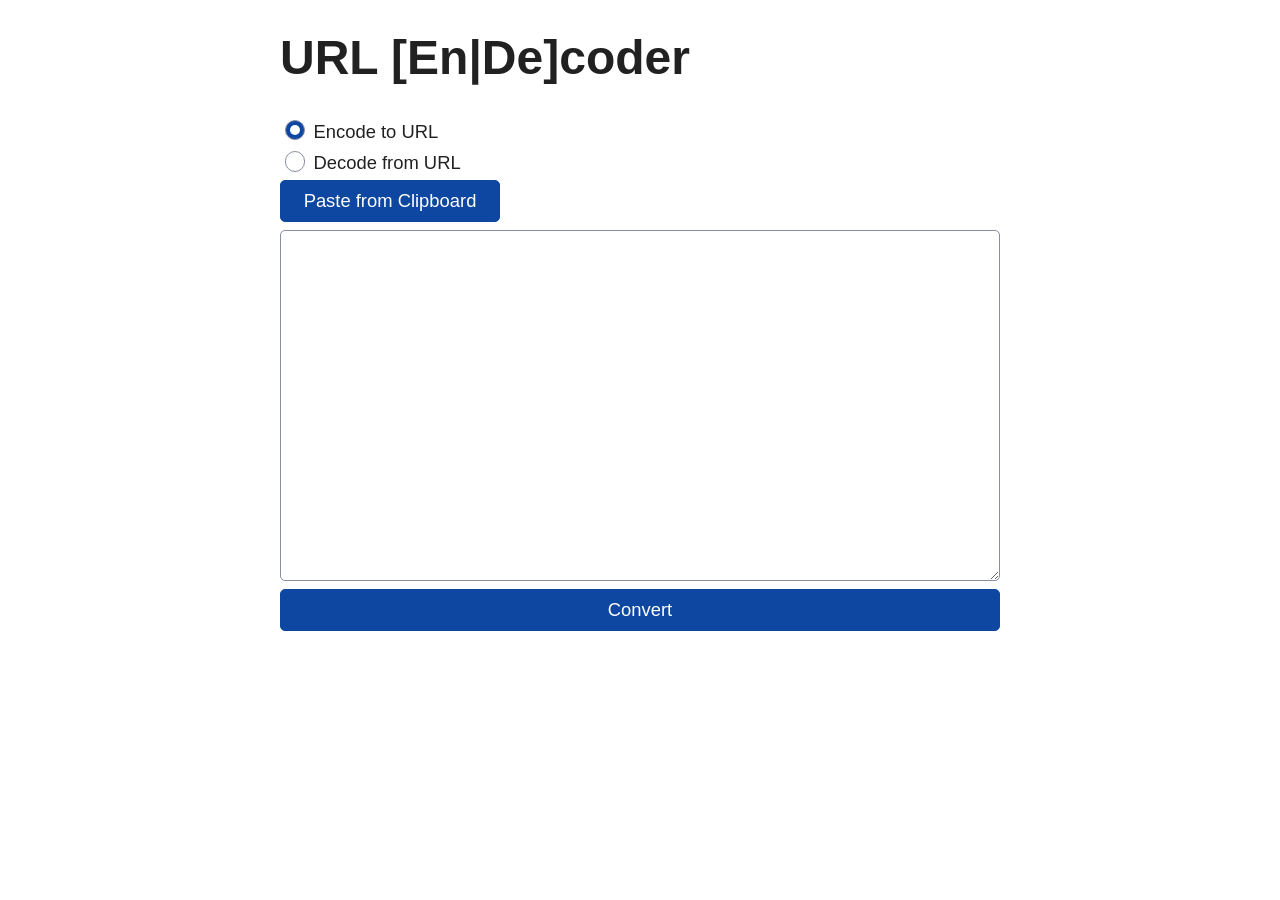
<file: t/urlcoder/index.html>
<!DOCTYPE html>
<html lang="en">
<head>
    <meta charset="UTF-8">
    <meta name="viewport" content="width=device-width, initial-scale=1.0">
    <title>URL [En|De]coder</title>
    <link rel="stylesheet" href="simple.css">
    <style>
        #output {
            width: 65ch;
            font-family: monospace;
            white-space: pre-wrap;
            overflow-wrap: break-word;
        }
    </style>
</head>
<body>
    <h1>URL [En|De]coder</h1>
    <div>
        <label>
            <input type="radio" name="action" value="encode" checked>
            Encode to URL
        </label>
        <label>
            <input type="radio" name="action" value="decode">
            Decode from URL
        </label>
    </div>
    <button id="pasteButton" style="width: 220px;">Paste from Clipboard</button>
    <br>
    <textarea id="textInput" rows="15" cols="100"></textarea>
    <br><br>
    <button id="processButton">Convert</button>
    <div id="output"></div>

    <script>
        function encodeToURL(text) {
            return encodeURIComponent(text);
        }

        function decodeFromURL(url) {
            return decodeURIComponent(url);
        }

        function escapeHTML(str) {
            return str.replace(/&/g, "&amp;")
              .replace(/</g, "&lt;")
              .replace(/>/g, "&gt;")
              .replace(/"/g, "&quot;")
              .replace(/'/g, "&#039;");
        }

        document.getElementById('processButton').addEventListener('click', () => {
            const action = document.querySelector('input[name="action"]:checked').value;
            const inputText = document.getElementById('textInput').value;
            let outputText;

            if (action === 'encode') {
                outputText = encodeToURL(inputText);
            } else if (action === 'decode') {
                outputText = decodeFromURL(inputText);
            }

            document.getElementById('output').innerHTML = '<br><b>Result:</b><br><article><code>' + escapeHTML(outputText) + '</code></article>';
        });

        document.getElementById('pasteButton').addEventListener('click', () => {
            navigator.clipboard.readText().then(text => {
                document.getElementById('textInput').value = text;
            }).catch(err => {
                console.error('Failed to read clipboard contents: ', err);
            });
        });
    </script>
</body>
</html>
</file>
<file: app/KanbanRaum/styles.css>
:root {
  color-scheme: light;
  --ink: #202332;
  --muted: #85899a;
  --soft-muted: #a6a9b5;
  --purple: #6659e8;
  --purple-dark: #5144d3;
  --line: #ececf2;
  --canvas: #f8f9fc;
  --white: #fff;
  --sidebar-width: clamp(300px, 20vw, 310px);
  font-family: -apple-system, BlinkMacSystemFont, 'Segoe UI', sans-serif;
  font-synthesis: none;
}

* { box-sizing: border-box; }
body { margin: 0; min-width: 320px; background: var(--canvas); color: var(--ink); }
button, input, textarea, select { font: inherit; }
button { cursor: pointer; }
.app-shell { min-height: 100vh; }
.sidebar { width: var(--sidebar-width); position: fixed; inset: 0 auto 0 0; z-index: 2; display: flex; flex-direction: column; padding: 29px 19px 20px; background: #fff; border-right: 1px solid #eeeff4; }
.brand-row { display: flex; align-items: center; gap: 10px; padding: 0 0 25px 9px; }
.brand { min-width: 0; display: flex; flex: 1; align-items: center; gap: 10px; color: #252738; text-decoration: none; }
.brand-mark { width: 38px; height: 38px; flex: 0 0 38px; display: grid; place-items: center; color: #fff; background: var(--purple); border-radius: 11px; font-size: 21px; box-shadow: 0 5px 12px #6659e83b; }
.brand-copy { min-width: 0; display: flex; flex: 1; flex-direction: column; }
.brand-name { display: block; overflow: hidden; color: inherit; font: 800 21px/1 -apple-system, BlinkMacSystemFont, 'Segoe UI', sans-serif; letter-spacing: -.9px; white-space: nowrap; }
.brand-light { font-weight: 500; color: #85889a; }
.brand-tagline { display: block; overflow: hidden; margin-top: 5px; color: #969baa; font-size: 10px; line-height: 1.2; text-overflow: ellipsis; white-space: nowrap; }
.workspace-label { font-size: 10px; font-weight: 700; letter-spacing: 1.1px; color: #a1a4b1; margin: 0 0 0 8px; }
.workspace-add-board { width: 24px; height: 24px; display: grid; place-items: center; padding: 0; border: 1px solid #e9eaf0; border-radius: 7px; background: #fff; color: var(--purple); font-size: 18px; line-height: 1; }
.workspace-add-board:hover:not(:disabled) { border-color: #c9c5f2; background: #f7f6ff; }
.workspace-add-board:disabled { opacity: .45; cursor: not-allowed; }
.workspace-board-list { max-height: min(36vh, 320px); display: flex; flex-direction: column; gap: 2px; overflow-x: hidden; overflow-y: auto; margin-bottom: 8px; }
.workspace-board-group { width: 100%; min-width: 0; }
.workspace-board-row { min-width: 0; display: flex; align-items: center; gap: 2px; }
.workspace-board-toggle { width: 26px; height: 34px; display: grid; flex: 0 0 26px; place-items: center; padding: 0; border: 0; border-radius: 7px; background: transparent; color: #9295a4; font-size: 13px; }
.workspace-board-toggle:hover { background: #f7f6ff; color: var(--purple); }
.workspace-board { width: auto; min-width: 0; flex: 1; margin: 0 !important; padding: 8px 12px; }
.workspace-board-overview { min-width: 0; width: calc(100% - 24px); margin: 1px 0 3px 24px !important; padding: 7px 10px; font-size: 11px; }
.workspace-board-name { overflow: hidden; text-overflow: ellipsis; white-space: nowrap; }
.workspace-card { min-width: 0; display: flex; gap: 10px; align-items: center; padding: 11px 10px; border: 1px solid #eeeef4; border-radius: 11px; background: #fdfdff; }
.folder-icon { color: var(--purple); font-size: 17px; }
.workspace-copy { min-width: 0; display: flex; flex-direction: column; gap: 3px; }
.workspace-copy strong { overflow: hidden; text-overflow: ellipsis; white-space: nowrap; font-size: 12px; font-weight: 600; }
.workspace-copy span { overflow: hidden; text-overflow: ellipsis; white-space: nowrap; color: #a0a3b0; font-size: 10px; }
.workspace-section-heading { display: flex; align-items: center; justify-content: space-between; margin-bottom: 9px; }
.button { min-height: 40px; display: inline-flex; align-items: center; justify-content: center; gap: 8px; padding: 0 15px; border: 1px solid transparent; border-radius: 9px; font-size: 12px; font-weight: 600; transition: .18s ease; }
.button:disabled { opacity: .48; cursor: not-allowed; }
.button-primary { color: white; background: var(--purple); box-shadow: 0 4px 9px #6659e828; }
.button-primary:hover:not(:disabled) { background: var(--purple-dark); transform: translateY(-1px); }
.button-secondary { color: #5d6070; background: #fff; border-color: #e9eaf0; }
.button-secondary:hover { background: #f8f8fc; border-color: #d9d9e7; }
.sidebar-open { width: 100%; margin-top: 9px; }
.sidebar-divider { height: 1px; margin: 27px 0 24px; background: #f0f0f4; }
.nav-item { width: 100%; display: flex; gap: 12px; align-items: center; padding: 11px 12px; border: 0; border-radius: 8px; background: transparent; font-size: 12px; text-align: left; }
.nav-active { color: var(--purple); background: #f1f0ff; font-weight: 600; }
.nav-muted { margin-top: 5px; color: #a0a3b0; }
.nav-item:hover { background: #f7f6ff; }
.sidebar-bottom { margin-top: auto; padding-top: 14px; border-top: 1px solid #eeeff4; }
.local-note { display: flex; align-items: center; gap: 9px; padding: 0 10px 6px; color: #666a79; font-size: 11px; line-height: 1.5; }
.status-dot { flex: 0 0 auto; width: 7px; height: 7px; border-radius: 100%; background: #44c19a; }
.text-button { width: 100%; display: flex; justify-content: space-between; padding: 10px 10px 4px; border: 0; background: transparent; color: #9a9daa; font-size: 11px; }
.trash-button { width: 100%; min-height: 34px; margin-top: 8px; padding: 0 10px; border: 1px solid #f0d9dc; border-radius: 8px; background: #fff; color: #bd5660; font-size: 10px; text-align: left; }
.trash-button:not(:disabled):hover { border-color: #e7bfc3; background: #fff7f7; }
.trash-button:disabled { border-color: #ececf2; background: #fafafd; color: #a2a4ae; opacity: .72; cursor: not-allowed; }
.main-content { min-height: 100vh; margin-left: var(--sidebar-width); padding: 0 48px; }
.topbar { height: 76px; display: flex; align-items: center; justify-content: space-between; margin: 0 -48px; padding: 0 48px; border-bottom: 1px solid #eeeeF3; }
.breadcrumb { display: flex; align-items: center; gap: 11px; color: #9b9eac; font-size: 11px; }
.breadcrumb strong { color: #4a4d5b; font-weight: 600; }
.crumb-separator { color: #c7c8d0; }
.top-actions { display: flex; align-items: center; gap: 18px; }
.search-box { width: 454px; height: 36px; display: flex; align-items: center; gap: 8px; padding: 0 9px; border: 1px solid #e9eaf0; border-radius: 8px; background: #fff; color: #9699a7; }
.theme-toggle { width: 32px; min-width: 32px; height: 32px; display: inline-flex; flex: 0 0 32px; align-items: center; justify-content: center; padding: 0; border: 1px solid #e9eaf0; border-radius: 8px; background: #fff; color: #5d6070; font-size: 11px; font-weight: 600; transition: .18s ease; }
.theme-toggle:hover { border-color: #c9c5f2; background: #f7f6ff; color: var(--purple); }
.theme-toggle-icon { font-size: 16px; line-height: 1; }
.search-box > span { font-size: 18px; line-height: 1; }
.search-box input { width: 100%; min-width: 0; border: 0; outline: 0; background: transparent; color: var(--ink); font-size: 10px; }
.search-box input::placeholder { color: #a5a8b4; }
kbd { flex: 0 0 auto; padding: 2px 4px; border: 1px solid #e9eaf0; border-radius: 4px; color: #a2a5b0; background: #fafafd; font: 9px -apple-system, BlinkMacSystemFont, 'Segoe UI', sans-serif; }
.avatar { width: 32px; height: 32px; border: 0; border-radius: 10px; background: #e9e7ff; color: var(--purple); font: 700 13px -apple-system, BlinkMacSystemFont, 'Segoe UI', sans-serif; }
.board-heading { display: flex; justify-content: space-between; align-items: flex-end; gap: 24px; padding: 36px 0 27px; }
.eyebrow { display: flex; align-items: center; gap: 7px; color: #9699a9; font-size: 9px; font-weight: 700; letter-spacing: 1.2px; }
.eyebrow-dot { width: 6px; height: 6px; border-radius: 50%; background: #8b80f4; }
h1, h2, p { margin-top: 0; }
h1 { margin-bottom: 4px; font: 700 29px -apple-system, BlinkMacSystemFont, 'Segoe UI', sans-serif; letter-spacing: -1.2px; }
.heading-actions { display: flex; align-items: center; gap: 17px; }
.board-updated { color: #a1a4b1; font-size: 10px; }
.overview-filters { display: flex; flex-wrap: wrap; align-items: center; gap: 10px; margin: 0 0 17px; color: #777b8a; font-size: 11px; }
.overview-filters .text-input { width: min(250px, 60vw); min-height: 35px; padding: 7px 10px; }
.welcome-panel { min-height: 310px; display: flex; align-items: center; justify-content: center; gap: 44px; padding: 35px; border: 1px solid #eeedf8; border-radius: 15px; background: linear-gradient(115deg, #fff 40%, #f8f7ff 100%); box-shadow: 0 8px 24px #292c4310; }
.welcome-illustration { position: relative; width: 132px; height: 132px; display: grid; place-items: center; border-radius: 38px; color: #fff; background: linear-gradient(145deg, #8b81f2, #6659e8); font-size: 56px; box-shadow: 0 18px 34px #6659e83b; transform: rotate(-5deg); }
.welcome-illustration i { position: absolute; top: 18px; right: 16px; color: #ffe29b; font-size: 20px; font-style: normal; }
.welcome-copy { max-width: 440px; }
.welcome-copy h2 { margin-bottom: 9px; font: 700 21px -apple-system, BlinkMacSystemFont, 'Segoe UI', sans-serif; letter-spacing: -.6px; }
.welcome-copy p { margin-bottom: 18px; color: #85899a; font-size: 12px; line-height: 1.75; }
.restore-button { margin: 8px 0 0 7px; }
.restore-hint { margin: 10px 0 0 !important; color: #76798b !important; font-size: 10px !important; }
.browser-hint { margin: 12px 0 0 !important; color: #a9abb6 !important; font-size: 10px !important; }
.board { display: grid; grid-auto-columns: minmax(235px, 1fr); grid-auto-flow: column; align-items: start; gap: 17px; overflow-x: auto; padding: 0 0 30px; scrollbar-color: #d8d9e3 transparent; }
.board.task-overview { min-width: 0; max-width: 100%; grid-template-columns: repeat(auto-fill, minmax(min(235px, 100%), 1fr)); grid-auto-columns: auto; grid-auto-flow: row; overflow-x: hidden; padding-top: 10px; }
.board.task-overview .task-card { min-width: 0; min-height: 108px; }
.board.task-overview .task-meta { display: grid; grid-template-columns: minmax(0, 1fr) auto; justify-content: initial; column-gap: 8px; row-gap: 7px; }
.board.task-overview .task-meta-label { grid-column: 1 / -1; }
.board.task-overview .task-phase-badge { max-width: 100%; justify-self: end; }
.task-phase-badge { max-width: 48%; overflow: hidden; padding: 3px 7px; border-radius: 5px; background: #f0efff; color: #7068ca; text-overflow: ellipsis; white-space: nowrap; }
.column { min-height: 190px; padding: 13px; border: 1px solid #edecf3; border-radius: 12px; background: #f2f3f8; transition: background .15s, border-color .15s; }
.column.drag-over { border-color: #978df0; background: #efedff; }
.column-header { display: flex; align-items: center; justify-content: space-between; min-height: 30px; margin-bottom: 11px; }
.column-title-wrap { min-width: 0; display: flex; align-items: center; gap: 8px; }
.phase-color-button { position: relative; width: 18px; height: 22px; display: grid; flex: 0 0 18px; place-items: center; padding: 0; border: 0; border-radius: 5px; background: transparent; cursor: pointer; }
.phase-color-button:hover { background: #e8e6ff; }
.phase-color-button:hover .column-color { transform: scale(1.3); }
.phase-color-button .column-color { transition: transform .15s ease; }
.phase-color-input { position: absolute; inset: 0; width: 100%; height: 100%; padding: 0; border: 0; opacity: 0; pointer-events: none; }
.phase-drag-handle { width: 16px; flex: 0 0 16px; color: #a1a3b0; cursor: grab; font-size: 15px; line-height: 1; text-align: center; user-select: none; }
.phase-drag-handle:hover { color: var(--purple); }
.phase-drag-handle:active { cursor: grabbing; }
.column.phase-dragging { opacity: .45; }
.column-color { width: 8px; height: 8px; flex: 0 0 auto; border-radius: 3px; background: #9993e9; }
.column:nth-child(3n + 2) .column-color { background: #e8ae57; }
.column:nth-child(3n) .column-color { background: #54b99a; }
.column-title { overflow: hidden; text-overflow: ellipsis; white-space: nowrap; font-size: 13px; font-weight: 700; }
.task-count { min-width: 19px; height: 19px; display: grid; place-items: center; border-radius: 6px; color: #9295a4; background: #e7e8ef; font-size: 9px; }
.phase-actions { display: flex; flex: 0 0 auto; align-items: center; gap: 2px; }
.phase-manage { width: 23px; height: 23px; display: grid; place-items: center; padding: 0; border: 0; border-radius: 6px; background: transparent; color: #999cab; font-size: 12px; }
.phase-manage:hover { color: var(--purple); background: #e8e6ff; }
.phase-delete:hover { color: #bd5660; background: #fff0f1; }
.phase-trash-all:hover { color: #bd5660; background: #fff0f1; }
.phase-trash-all:disabled { opacity: .4; cursor: not-allowed; }
.task-list { min-height: 75px; display: flex; flex-direction: column; gap: 9px; }
.task-card { position: relative; padding: 13px 13px 11px; border: 1px solid #ebebf1; border-radius: 9px; background: white; box-shadow: 0 2px 5px #282b3c08; cursor: grab; transition: transform .14s, box-shadow .14s, border-color .14s; }
.task-card:hover { transform: translateY(-2px); border-color: #dddaf8; box-shadow: 0 6px 14px #282b3c10; }
.task-card:active { cursor: grabbing; }
.task-card.dragging { opacity: .42; }
.task-card.task-drop-before { box-shadow: 0 -3px 0 var(--purple), 0 2px 5px #282b3c08; }
.task-card.task-drop-after { box-shadow: 0 3px 0 var(--purple), 0 2px 5px #282b3c08; }
.task-title { margin: 0 0 9px; color: #363949; font-size: 11px; font-weight: 600; line-height: 1.55; overflow-wrap: anywhere; }
.task-description { display: -webkit-box; overflow: hidden; margin: 0 0 11px; color: #9295a2; font-size: 10px; line-height: 1.55; -webkit-box-orient: vertical; -webkit-line-clamp: 2; }
.task-tags { display: flex; flex-wrap: wrap; gap: 5px; margin: 0 0 9px; }
.task-tag { max-width: 100%; overflow: hidden; padding: 3px 6px; border-radius: 5px; background: #f0efff; color: #665cae; font-size: 9px; line-height: 1.3; text-overflow: ellipsis; white-space: nowrap; }
.task-view-tags { margin: 10px 0; }
.task-meta { display: flex; align-items: center; justify-content: space-between; padding-top: 8px; border-top: 1px solid #f2f2f6; color: #a0a3ae; font-size: 9px; }
.task-meta-label { display: inline-flex; align-items: center; gap: 5px; }
.task-meta-label span { color: #8d83ed; }
.priority-meta { display: inline-flex; align-items: center; gap: 5px; }
.priority-label { color: #777b8a; }
.priority-badge { display: inline-flex; align-items: center; width: fit-content; padding: 3px 7px; border-radius: 5px; font-size: 9px; font-weight: 650; line-height: 1.3; white-space: nowrap; }
.priority-high { background: #fff0f0; color: #a33b42; }
.priority-medium { background: #fff6dd; color: #866016; }
.priority-low { background: #e8f7ef; color: #347251; }
.priority-none { background: #f0f1f5; color: #777b8a; }
.add-task-inline { width: 100%; margin-top: 8px; padding: 9px; border: 1px dashed #d9d9e4; border-radius: 8px; background: transparent; color: #9295a4; font-size: 10px; text-align: left; }
.add-task-inline:hover { border-color: #aaa3f3; color: var(--purple); background: #f7f6ff; }
.empty-column { padding: 18px 6px; color: #a0a3b0; font-size: 10px; text-align: center; }
.empty-search { padding: 70px 20px; color: #9194a2; text-align: center; font-size: 12px; }
.task-dialog, .info-dialog { width: min(540px, calc(100vw - 30px)); max-height: calc(100vh - 32px); padding: 24px; border: 1px solid #e9e8f1; border-radius: 15px; color: var(--ink); box-shadow: 0 24px 80px #20233230; }
.task-dialog { width: min(1010px, calc(100vw - 30px)); padding: 31px; }
.phase-dialog { width: min(430px, calc(100vw - 30px)); max-height: calc(100vh - 32px); padding: 24px; border: 1px solid #e9e8f1; border-radius: 15px; color: var(--ink); box-shadow: 0 24px 80px #20233230; }
.task-dialog::backdrop, .info-dialog::backdrop, .phase-dialog::backdrop { background: #25263a6b; backdrop-filter: blur(3px); }
.dialog-header { display: flex; justify-content: space-between; align-items: flex-start; margin-bottom: 22px; }
.dialog-eyebrow { color: #9693ba; font-size: 9px; font-weight: 700; letter-spacing: 1px; }
.dialog-header h2 { margin: 5px 0 0; font: 700 20px -apple-system, BlinkMacSystemFont, 'Segoe UI', sans-serif; letter-spacing: -.5px; }
#dialog-title { font-size: 22px; }
.task-view-meta { display: flex; align-items: center; justify-content: space-between; gap: 12px; padding: 0; color: #85899a; font-size: 10px; }
.task-view-meta strong { color: var(--purple-dark); font-size: 11px; font-weight: 700; }
.task-description-heading { display: flex; align-items: center; justify-content: space-between; margin: 18px 1px 8px; }
.task-description-heading h3 { margin: 0; color: #3c3f50; font-size: 14px; font-weight: 700; }
.description-edit-link { padding: 3px 4px; border: 0; border-radius: 4px; background: transparent; color: var(--purple); font-size: 10px; font-weight: 600; text-decoration: underline; text-underline-offset: 2px; }
.description-edit-link:hover { background: #f1f0ff; color: var(--purple-dark); }
.markdown-rendered { max-height: min(55vh, 480px); overflow: auto; margin: 18px 1px 0; color: #555968; font-size: 12px; line-height: 1.75; overflow-wrap: anywhere; }
.task-description-heading + .markdown-rendered { margin-top: 0; }
.markdown-rendered > :first-child { margin-top: 0; }
.markdown-rendered h1, .markdown-rendered h2, .markdown-rendered h3, .markdown-rendered h4, .markdown-rendered h5, .markdown-rendered h6 { margin: 1.15em 0 .5em; color: #343747; font-weight: 650; line-height: 1.35; }
.markdown-rendered h1 { font-size: 20px; }
.markdown-rendered h2 { font-size: 17px; }
.markdown-rendered h3, .markdown-rendered h4, .markdown-rendered h5, .markdown-rendered h6 { font-size: 14px; }
.markdown-rendered p { margin: .6em 0; }
.markdown-rendered ul, .markdown-rendered ol { padding-left: 23px; }
.markdown-rendered li { padding-left: 2px; }
.markdown-rendered li input[type="checkbox"] { margin: 0 7px 0 0; accent-color: var(--purple); vertical-align: -1px; }
.markdown-rendered blockquote { margin: 12px 0; padding: 2px 0 2px 12px; border-left: 3px solid #bdb8f1; color: #777b8a; }
.markdown-rendered code { padding: 2px 5px; border-radius: 4px; background: #f1f1f7; color: #5e5a88; font: 11px ui-monospace, SFMono-Regular, Menlo, monospace; }
.markdown-rendered pre { overflow: auto; padding: 12px; border: 1px solid #edecf3; border-radius: 8px; background: #f8f8fb; }
.markdown-rendered pre code { padding: 0; background: transparent; color: #4f5260; }
.markdown-rendered a { color: var(--purple-dark); text-underline-offset: 2px; }
.markdown-rendered hr { border: 0; border-top: 1px solid #e9e9f0; margin: 17px 0; }
.markdown-rendered .markdown-table-wrap { max-width: 100%; overflow-x: auto; }
.markdown-rendered table { width: 100%; border-collapse: collapse; font-size: 11px; }
.markdown-rendered th, .markdown-rendered td { min-width: 70px; padding: 7px 9px; border: 1px solid #e7e7ef; text-align: left; }
.markdown-rendered th { background: #f5f4fc; color: #484b5c; }
.markdown-empty { color: #a0a3b0; font-style: italic; }
.task-comments { margin-top: 26px; padding-top: 20px; border-top: 1px solid #edecf3; }
.task-subtasks { margin-top: 26px; padding-top: 20px; border-top: 1px solid #edecf3; }
.comments-heading { display: flex; align-items: center; gap: 9px; margin-bottom: 12px; }
.comments-heading h3 { margin: 0; color: #3c3f50; font-size: 14px; font-weight: 700; }
.subtask-visibility-toggle { margin-left: auto; white-space: nowrap; }
.subtasks-list { display: flex; flex-direction: column; gap: 7px; }
.subtask-item { display: flex; align-items: center; justify-content: space-between; gap: 9px; min-height: 36px; padding: 7px 10px; border: 1px solid #edecf3; border-radius: 8px; background: #fdfdff; }
.subtask-item.subtask-dragging { opacity: .45; }
.subtask-item.subtask-drop-before { box-shadow: 0 -2px 0 var(--purple); }
.subtask-item.subtask-drop-after { box-shadow: 0 2px 0 var(--purple); }
.subtask-drag-handle { flex: 0 0 auto; color: #a1a3b0; cursor: grab; font-size: 14px; line-height: 1; user-select: none; }
.subtask-drag-handle:active { cursor: grabbing; }
.subtask-main { min-width: 0; display: flex; flex: 1; align-items: center; gap: 9px; cursor: pointer; }
.subtask-checkbox { width: 15px; height: 15px; flex: 0 0 auto; margin: 0; accent-color: var(--purple); cursor: pointer; }
.subtask-text { color: #555968; font-size: 11px; line-height: 1.5; overflow-wrap: anywhere; }
.subtask-completed .subtask-text { color: #9a9dab; text-decoration: line-through; }
.subtask-actions { display: flex; flex: 0 0 auto; align-items: center; gap: 4px; }
.subtask-actions .comment-action { font-size: 9px; }
.subtask-actions .comment-action:disabled { opacity: .5; cursor: not-allowed; }
.subtask-form { display: flex; align-items: center; gap: 8px; margin-top: 10px; }
.subtask-input { flex: 1; min-width: 0; }
.subtask-editor { display: flex; align-items: center; gap: 8px; width: 100%; }
.subtask-edit-actions { display: flex; flex: 0 0 auto; gap: 6px; }
.subtask-edit-actions .button { min-height: 32px; padding: 0 10px; font-size: 10px; }
.comments-list { display: flex; flex-direction: column; gap: 10px; }
.comments-empty { margin: 0; color: #a0a3b0; font-size: 11px; }
.comment-card { padding: 11px 12px; border: 1px solid #edecf3; border-radius: 9px; background: #fdfdff; }
.comment-card-header { display: flex; align-items: center; justify-content: space-between; gap: 12px; }
.comment-date { color: #9699a7; font-size: 10px; }
.comment-actions { display: flex; align-items: center; gap: 8px; }
.comment-action { padding: 3px 4px; border: 0; border-radius: 4px; background: transparent; color: #777b8a; font-size: 10px; }
.comment-action:hover { color: var(--purple); background: #f1f0ff; }
.comment-action.comment-delete:hover { color: #bd5660; background: #fff0f1; }
.comment-body.markdown-rendered { max-height: none; overflow: visible; margin: 8px 0 0; font-size: 11px; }
.comment-body.markdown-rendered > :last-child { margin-bottom: 0; }
.comment-form { margin-top: 15px; }
.comment-input { min-height: 72px; resize: vertical; }
.comment-form-row { display: flex; align-items: stretch; gap: 8px; }
.comment-form-row .comment-input { flex: 1; min-width: 0; }
.comment-form-row .button { width: 108px; min-width: 108px; flex: 0 0 108px; flex-direction: column; gap: 2px; padding: 6px; line-height: 1.2; white-space: normal; }
.comment-form-actions { display: flex; justify-content: flex-end; gap: 8px; margin-top: 8px; }
.comment-edit { width: 100%; }
.view-actions { margin-top: 22px; }
.icon-button { width: 30px; height: 30px; border: 0; border-radius: 7px; background: #f3f3f8; color: #777b8a; font-size: 21px; line-height: 1; }
.field-label { display: block; margin: 15px 0 7px; color: #656878; font-size: 11px; font-weight: 600; }
.field-hint { margin-left: 5px; color: #a2a4b1; font-weight: 400; }
.phase-color-picker { display: flex; align-items: center; gap: 11px; color: #85899a; font-size: 11px; }
.phase-color-picker input { width: 42px; height: 38px; padding: 3px; border: 1px solid #e7e7ef; border-radius: 8px; background: #fff; cursor: pointer; }
.text-input { width: 100%; min-height: 40px; padding: 10px 11px; border: 1px solid #e7e7ef; border-radius: 8px; outline: none; background: #fff; color: #353849; font-size: 12px; }
.text-input:focus { border-color: #9f97ef; box-shadow: 0 0 0 3px #766aea17; }
.markdown-input { min-height: 195px; resize: vertical; font: 11px/1.65 ui-monospace, SFMono-Regular, Menlo, monospace; }
.attachment-label { margin-top: 19px; }
.attachment-input { display: block; width: 100%; padding: 9px; border: 1px dashed #d9d9e4; border-radius: 8px; background: #fafafe; color: #777b8a; font-size: 11px; }
.attachment-input::file-selector-button { margin-right: 10px; padding: 6px 10px; border: 1px solid #e5e4ee; border-radius: 6px; background: #fff; color: #5d6070; font: inherit; cursor: pointer; }
.paste-hint { margin: 6px 0 0; color: #9093a1; font-size: 10px; }
.file-preview { margin: 8px 0 0; color: #a1a3af; font-size: 9px; }
.dialog-actions { display: flex; align-items: center; gap: 8px; margin-top: 21px; }
.save-status { flex: 1; margin: 0; color: #bd5660; font-size: 10px; line-height: 1.4; }
.action-spacer { flex: 1; }
.button-danger { color: #bd5660; background: #fff; border-color: #f0d9dc; }
.button-danger:hover { background: #fff6f6; }
.board-delete-icon { width: 40px; min-width: 40px; height: 40px; flex: 0 0 40px; padding: 0; font-size: 17px; }
.info-dialog { width: min(480px, calc(100vw - 30px)); }
.info-dialog > p { color: #777b8a; font-size: 12px; line-height: 1.75; }
.folder-example { display: flex; flex-direction: column; gap: 8px; margin: 17px 0; padding: 14px; border: 1px solid #edecf3; border-radius: 9px; background: #fafafe; color: #606374; font: 11px ui-monospace, monospace; }
.tree-indent { padding-left: 18px; }
.deeper { padding-left: 38px; color: #8a7fe6; }
.info-done { width: 100%; margin-top: 4px; }
.toast { position: fixed; z-index: 5; right: 25px; bottom: 23px; max-width: min(380px, calc(100vw - 40px)); padding: 12px 16px; border: 1px solid #e5e4ee; border-radius: 9px; background: #fff; color: #545768; box-shadow: 0 8px 24px #20233220; font-size: 11px; opacity: 0; transform: translateY(8px); pointer-events: none; transition: .2s; }
.toast.show { opacity: 1; transform: translateY(0); }
[hidden] { display: none !important; }

@media (max-width: 980px) {
  .sidebar { width: var(--sidebar-width); }
  .main-content { margin-left: var(--sidebar-width); padding: 0 28px; }
  .topbar { margin: 0 -28px; padding: 0 28px; }
  .board { grid-auto-columns: minmax(225px, 1fr); }
  .board-heading { align-items: flex-start; flex-direction: column; gap: 16px; }
  .heading-actions { width: 100%; justify-content: flex-start; }
  .board-updated { display: none; }
}
@media (max-width: 700px) {
  .sidebar { position: static; width: auto; height: auto; display: grid; grid-template-columns: 1fr auto; align-items: center; gap: 5px 12px; padding: 13px 17px; border-right: 0; border-bottom: 1px solid #eeeff4; }
  .brand-row { padding: 0; }
  .sidebar .workspace-label, .sidebar .workspace-card, .sidebar .sidebar-divider { display: none; }
  .sidebar .workspace-section-heading { grid-column: 1 / -1; justify-content: flex-end; margin: 2px 0; }
  .sidebar .workspace-board-list { grid-column: 1 / -1; flex-direction: column; margin: 2px 0; }
  .sidebar .workspace-board-group { flex: 0 0 auto; width: 100%; }
  .sidebar .workspace-board { width: auto; }
  .sidebar .workspace-board-toggle { height: 30px; }
  .sidebar .nav-item { display: flex; padding: 7px 10px; }
  .sidebar .workspace-board-list .nav-item { grid-column: auto; }
  .sidebar .workspace-board-overview { width: calc(100% - 24px); margin-left: 24px !important; }
  .sidebar .nav-muted { margin-top: 0; }
  .sidebar-bottom { display: block; grid-column: 1 / -1; margin: 5px 0 0; padding-top: 10px; }
  .sidebar-bottom .trash-button { width: 100%; margin-top: 6px; }
  .sidebar-open { width: auto; min-height: 34px; margin: 0; padding: 0 10px; font-size: 10px; }
  .main-content { margin: 0; padding: 0 17px; }
  .topbar { height: 59px; margin: 0 -17px; padding: 0 17px; }
  .breadcrumb { font-size: 10px; gap: 7px; }
  .top-actions { gap: 9px; }
  .search-box { width: min(64vw, 380px); height: 32px; }
  .theme-toggle { width: 32px; min-width: 32px; height: 32px; }
  .search-box kbd { display: none; }
  .board-heading { padding: 28px 0 21px; flex-direction: column; gap: 16px; }
  h1 { font-size: 25px; }
  .heading-actions { width: 100%; }
  .heading-actions .button { flex: 1; width: 50%; padding: 0 8px; }
  .welcome-panel { min-height: 0; flex-direction: column; gap: 24px; align-items: flex-start; padding: 24px; }
  .welcome-illustration { width: 86px; height: 86px; border-radius: 27px; font-size: 38px; }
  .welcome-copy h2 { font-size: 19px; }
  .task-dialog { padding: 22px; }
  .board { grid-auto-columns: minmax(82vw, 1fr); gap: 12px; margin-right: -17px; padding-right: 17px; }
}

:root[data-theme="dark"] {
  color-scheme: dark;
  --ink: #e8eaf2;
  --muted: #a0a5b5;
  --soft-muted: #858b9d;
  --line: #343847;
  --canvas: #171922;
  --white: #20232e;
}

:root[data-theme="dark"] body { background: var(--canvas); color: var(--ink); }
:root[data-theme="dark"] .sidebar { background: #1d202a; border-color: #2d303d; }
:root[data-theme="dark"] .brand { color: #f0f1f7; }
:root[data-theme="dark"] .brand-light { color: #a0a5b5; }
:root[data-theme="dark"] .brand-tagline { color: #9ba1b2; }
:root[data-theme="dark"] .workspace-label,
:root[data-theme="dark"] .workspace-copy span,
:root[data-theme="dark"] .sidebar-bottom { border-color: #2d303d; }
:root[data-theme="dark"] .workspace-card { border-color: #343847; background: #232632; }
:root[data-theme="dark"] .workspace-add-board { border-color: #393d4c; background: #252834; color: #c0baff; }
:root[data-theme="dark"] .workspace-add-board:hover:not(:disabled) { border-color: #625ca3; background: #302f43; }
:root[data-theme="dark"] .workspace-board-toggle { color: #969bad; }
:root[data-theme="dark"] .workspace-board-toggle:hover { background: #302e47; color: #c0baff; }
:root[data-theme="dark"] .button-secondary,
:root[data-theme="dark"] .theme-toggle { border-color: #393d4c; background: #252834; color: #d0d3df; }
:root[data-theme="dark"] .button-secondary:hover,
:root[data-theme="dark"] .theme-toggle:hover { border-color: #625ca3; background: #302f43; color: #c5bfff; }
:root[data-theme="dark"] .sidebar-divider { background: #303340; }
:root[data-theme="dark"] .nav-muted,
:root[data-theme="dark"] .text-button { color: #969bad; }
:root[data-theme="dark"] .nav-active,
:root[data-theme="dark"] .nav-item:hover { background: #302e47; }
:root[data-theme="dark"] .trash-button { border-color: #5a383f; background: #29232b; color: #f08b95; }
:root[data-theme="dark"] .trash-button:not(:disabled):hover { border-color: #82464f; background: #35272e; }
:root[data-theme="dark"] .trash-button:disabled { border-color: #343744; background: #232630; color: #858b9c; }
:root[data-theme="dark"] .topbar { border-color: #303340; }
:root[data-theme="dark"] .breadcrumb { color: #969bad; }
:root[data-theme="dark"] .breadcrumb strong { color: #d5d7e1; }
:root[data-theme="dark"] .search-box,
:root[data-theme="dark"] kbd { border-color: #393d4c; background: #222530; color: #aeb3c2; }
:root[data-theme="dark"] .search-box input { color: #e8eaf2; }
:root[data-theme="dark"] .search-box input::placeholder { color: #858b9c; }
:root[data-theme="dark"] kbd { background: #292c38; }
:root[data-theme="dark"] .board-updated,
:root[data-theme="dark"] .overview-filters { color: #9ba0b1; }
:root[data-theme="dark"] .welcome-panel { border-color: #343342; background: linear-gradient(115deg, #20232d 40%, #29273a 100%); box-shadow: 0 8px 24px #0003; }
:root[data-theme="dark"] .welcome-copy p { color: #a5a9b8; }
:root[data-theme="dark"] .restore-hint { color: #b1b5c4 !important; }
:root[data-theme="dark"] .browser-hint { color: #858b9c !important; }
:root[data-theme="dark"] .board { scrollbar-color: #4a4e5d transparent; }
:root[data-theme="dark"] .column { border-color: #343744; background: #222530; }
:root[data-theme="dark"] .column.drag-over { border-color: #8178d7; background: #2c2b40; }
:root[data-theme="dark"] .phase-color-button:hover,
:root[data-theme="dark"] .phase-manage:hover { background: #343149; }
:root[data-theme="dark"] .phase-drag-handle,
:root[data-theme="dark"] .phase-manage { color: #979cad; }
:root[data-theme="dark"] .task-count { background: #363947; color: #b5b9c7; }
:root[data-theme="dark"] .task-card { border-color: #383b49; background: #2a2d39; box-shadow: 0 2px 5px #0002; }
:root[data-theme="dark"] .task-card:hover { border-color: #625c91; box-shadow: 0 6px 14px #0004; }
:root[data-theme="dark"] .task-title { color: #e0e2eb; }
:root[data-theme="dark"] .task-description,
:root[data-theme="dark"] .task-meta,
:root[data-theme="dark"] .empty-column,
:root[data-theme="dark"] .empty-search { color: #a0a5b4; }
:root[data-theme="dark"] .task-meta { border-color: #3a3d49; }
:root[data-theme="dark"] .priority-high { background: #452d34; color: #f09aa0; }
:root[data-theme="dark"] .priority-medium { background: #423a2a; color: #e4c276; }
:root[data-theme="dark"] .priority-low { background: #293e35; color: #8cc9a6; }
:root[data-theme="dark"] .priority-none { background: #363947; color: #b5b9c7; }
:root[data-theme="dark"] .task-tag { background: #353249; color: #c0baff; }
:root[data-theme="dark"] .task-phase-badge { background: #39364f; color: #c4beff; }
:root[data-theme="dark"] .add-task-inline { border-color: #454958; color: #a5a9b8; }
:root[data-theme="dark"] .add-task-inline:hover { border-color: #7770bd; background: #2d2b40; color: #cbc6ff; }
:root[data-theme="dark"] .task-dialog,
:root[data-theme="dark"] .phase-dialog,
:root[data-theme="dark"] .info-dialog { border-color: #3a3d4b; background: #20232e; color: #e8eaf2; box-shadow: 0 24px 80px #0008; }
:root[data-theme="dark"] .task-dialog::backdrop,
:root[data-theme="dark"] .info-dialog::backdrop,
:root[data-theme="dark"] .phase-dialog::backdrop { background: #080910b8; }
:root[data-theme="dark"] .dialog-eyebrow { color: #aaa4e4; }
:root[data-theme="dark"] .task-description-heading h3 { color: #e0e2eb; }
:root[data-theme="dark"] .description-edit-link { color: #c0baff; }
:root[data-theme="dark"] .description-edit-link:hover { background: #353249; color: #d2ceff; }
:root[data-theme="dark"] .task-view-meta { color: #b0b4c2; }
:root[data-theme="dark"] .task-view-meta strong { color: #c0baff; }
:root[data-theme="dark"] .folder-example { border-color: #393c4a; background: #262936; color: #b0b4c2; }
:root[data-theme="dark"] .markdown-rendered { color: #c6c9d4; }
:root[data-theme="dark"] .markdown-rendered h1,
:root[data-theme="dark"] .markdown-rendered h2,
:root[data-theme="dark"] .markdown-rendered h3,
:root[data-theme="dark"] .markdown-rendered h4,
:root[data-theme="dark"] .markdown-rendered h5,
:root[data-theme="dark"] .markdown-rendered h6 { color: #e1e3ec; }
:root[data-theme="dark"] .markdown-rendered blockquote { border-color: #7169b5; color: #aeb2c1; }
:root[data-theme="dark"] .markdown-rendered code { background: #303342; color: #c6c1ff; }
:root[data-theme="dark"] .markdown-rendered pre { border-color: #393c4a; background: #191b24; }
:root[data-theme="dark"] .markdown-rendered pre code { color: #d0d3de; }
:root[data-theme="dark"] .markdown-rendered a { color: #b4adff; }
:root[data-theme="dark"] .markdown-rendered hr,
:root[data-theme="dark"] .task-comments,
:root[data-theme="dark"] .task-subtasks { border-color: #3a3d49; }
:root[data-theme="dark"] .markdown-rendered th,
:root[data-theme="dark"] .markdown-rendered td { border-color: #414452; }
:root[data-theme="dark"] .markdown-rendered th { background: #302e41; color: #e0e2eb; }
:root[data-theme="dark"] .markdown-empty,
:root[data-theme="dark"] .comments-empty,
:root[data-theme="dark"] .comment-date { color: #9ba0b0; }
:root[data-theme="dark"] .comments-heading h3 { color: #e0e2eb; }
:root[data-theme="dark"] .subtask-item { border-color: #393c4a; background: #252833; }
:root[data-theme="dark"] .subtask-text { color: #c6c9d4; }
:root[data-theme="dark"] .subtask-completed .subtask-text { color: #9297a8; }
:root[data-theme="dark"] .comment-card { border-color: #393c4a; background: #252833; }
:root[data-theme="dark"] .comment-action { color: #b2b6c4; }
:root[data-theme="dark"] .comment-action:hover { background: #353249; }
:root[data-theme="dark"] .comment-action.comment-delete:hover { background: #3b292f; }
:root[data-theme="dark"] .icon-button { background: #303340; color: #c2c5d0; }
:root[data-theme="dark"] .field-label { color: #c5c8d3; }
:root[data-theme="dark"] .field-hint,
:root[data-theme="dark"] .phase-color-picker,
:root[data-theme="dark"] .paste-hint,
:root[data-theme="dark"] .file-preview { color: #9ba0b0; }
:root[data-theme="dark"] .phase-color-picker input,
:root[data-theme="dark"] .text-input,
:root[data-theme="dark"] .attachment-input { border-color: #414452; background: #191c25; color: #e3e5ed; }
:root[data-theme="dark"] .text-input::placeholder { color: #858b9c; }
:root[data-theme="dark"] .attachment-input::file-selector-button { border-color: #454958; background: #2a2d39; color: #d0d3df; }
:root[data-theme="dark"] .button-danger { border-color: #5a383f; background: #29232b; color: #f08b95; }
:root[data-theme="dark"] .button-danger:hover { background: #35272e; }
:root[data-theme="dark"] .info-dialog > p { color: #b0b4c2; }
:root[data-theme="dark"] .folder-example { color: #c2c5d0; }
:root[data-theme="dark"] .deeper { color: #b0aaff; }
:root[data-theme="dark"] .toast { border-color: #3e414f; background: #282b36; color: #e0e2eb; box-shadow: 0 8px 24px #0005; }
:root[data-theme="dark"] .sidebar .nav-active { color: #c0baff; }
</file>
<file: app/NotizRaum/styles.css>
:root {
  color-scheme: light;
  --ink: #252b27;
  --muted: #858c85;
  --line: #e9ebe5;
  --paper: #fff;
  --canvas: #f8f9f6;
  --green: #416a52;
  --green-dark: #345740;
  --green-soft: #eaf1eb;
  --sidebar-width: clamp(250px, 20vw, 310px);
  font-family: Inter, ui-sans-serif, system-ui, -apple-system, BlinkMacSystemFont, "Segoe UI", sans-serif;
}

:root[data-theme="dark"] {
  color-scheme: dark;
  --ink: #e4ebe4;
  --muted: #a0aca1;
  --line: #39443b;
  --paper: #202721;
  --canvas: #171d19;
  --green: #4b7756;
  --green-dark: #31583a;
  --green-soft: #2a3a2e;
}

* { box-sizing: border-box; }
body { margin: 0; min-width: 360px; min-height: 100vh; background: var(--paper); color: var(--ink); }
button, input, textarea { font: inherit; }
button { cursor: pointer; }
button:disabled { cursor: not-allowed; opacity: .48; }
.app-shell { display: grid; grid-template-columns: var(--sidebar-width) minmax(0, 1fr); min-height: 100vh; }
.sidebar { background: #fbfcf9; border-right: 1px solid var(--line); display: flex; flex-direction: column; min-height: 100vh; padding: 27px 17px 16px; }
.brand-row { display: flex; align-items: center; gap: 10px; padding: 0 9px 25px; }
.brand-mark { width: 38px; height: 38px; flex: 0 0 38px; border-radius: 11px; background: var(--green); color: white; display: grid; place-items: center; font-size: 21px; box-shadow: 0 5px 12px #416a523b; }
.brand-copy { min-width: 0; flex: 1; }
.brand-row .brand-name { display: block; color: #252b27; font-family: Georgia, "Times New Roman", serif; font-size: 21px; font-weight: 700; letter-spacing: -.5px; line-height: 1; }
.brand-row .brand-light { color: var(--muted); font-weight: 500; }
.brand-row .brand-copy > span { display: block; color: var(--muted); font-size: 10px; margin-top: 5px; }
.theme-toggle { width: 32px; height: 32px; flex: 0 0 32px; display: grid; place-items: center; padding: 0; border: 1px solid var(--line); border-radius: 8px; background: var(--paper); color: var(--muted); font-size: 17px; transition: .15s ease; }
.theme-toggle:hover { color: var(--green-dark); background: var(--green-soft); border-color: #9bb49e; }
.vault-button { width: 100%; display: flex; align-items: center; gap: 11px; border: 1px solid #e8ebe4; background: white; border-radius: 10px; padding: 10px; text-align: left; color: var(--ink); box-shadow: 0 2px 5px #243a2710; }
.vault-button:hover { border-color: #cbd8cc; background: #fff; }
.vault-icon { color: var(--green); width: 31px; height: 31px; border-radius: 8px; background: var(--green-soft); display: grid; place-items: center; font-size: 17px; }
.vault-copy { flex: 1; min-width: 0; }
.vault-copy strong, .vault-copy small { display: block; overflow: hidden; text-overflow: ellipsis; white-space: nowrap; }
.vault-copy strong { font-size: 12px; font-weight: 650; }
.vault-copy small { color: var(--muted); font-size: 10px; margin-top: 4px; }
.chevron { color: #949b94; font-size: 16px; }
.section-heading { display: flex; align-items: center; justify-content: space-between; margin: 31px 5px 10px 9px; color: #959b94; font-size: 9px; font-weight: 700; letter-spacing: 1.25px; }
.icon-button { display: grid; place-items: center; border: 0; background: transparent; width: 27px; height: 27px; border-radius: 7px; color: #79817a; font-size: 19px; }
.icon-button:hover { background: var(--green-soft); color: var(--green); }
.tree { overflow: auto; flex: 1; margin: 0 -3px; padding-bottom: 12px; }
.tree-empty { padding: 10px 12px; color: #969d96; font-size: 12px; line-height: 1.6; }
.tree-item { display: flex; align-items: center; min-width: 0; width: 100%; padding: 7px 8px; border: 0; border-radius: 7px; background: transparent; color: #59615a; text-align: left; font-size: 12px; gap: 7px; }
.tree-item:hover { background: #f0f3ee; }
.tree-item.active { color: var(--green-dark); background: #eaf1eb; font-weight: 620; }
.tree-item.dragging { opacity: .45; }
.tree-item.drop-target { background: #e3eee4; outline: 2px dashed #76967b; outline-offset: -2px; color: var(--green-dark); }
.tree-item.project-row.drop-target[data-drop-position="before"] { box-shadow: inset 0 3px 0 #76967b; }
.tree-item.project-row.drop-target[data-drop-position="after"] { box-shadow: inset 0 -3px 0 #76967b; }
.tree-item.project-row { color: #343d36; font-weight: 650; margin-top: 2px; }
.tree-item.project-row.active { color: var(--green-dark); }
.tree-item.note-row .tree-arrow { width: 0; flex-basis: 0; }
.tree-label { overflow: hidden; text-overflow: ellipsis; white-space: nowrap; flex: 1; }
.tree-count { flex: 0 0 auto; color: #959d95; font-size: 10px; font-weight: 500; }
.tree-arrow { width: 11px; color: #a1a7a0; font-size: 10px; flex: 0 0 11px; }
.tree-icon { color: #8b9c8d; font-size: 13px; width: 16px; text-align: center; flex: 0 0 16px; }
.tree-children { margin-left: 12px; padding-left: 9px; border-left: 1px solid #e9ede7; }
.sidebar-footer { display: flex; align-items: center; flex-wrap: wrap; gap: 8px; border-top: 1px solid var(--line); padding: 14px 7px 0; color: #8a928a; font-size: 10px; }
.trash-button { width: 100%; min-height: 30px; border: 1px solid #e2e6df; border-radius: 7px; padding: 0 8px; background: #fff; color: #a44940; text-align: left; font-size: 10px; }
.trash-button:not(:disabled):hover { border-color: #d9aaa4; background: #fff5f3; }
.trash-button:disabled { color: #a5aaa4; background: #f5f6f3; opacity: .65; }
.status-dot { display: inline-block; flex: 0 0 auto; width: 7px; height: 7px; border-radius: 50%; background: #7b9c7f; }
.main-panel { min-width: 0; min-height: 100vh; background: var(--paper); }
.topbar { min-height: 67px; border-bottom: 1px solid var(--line); display: flex; align-items: center; justify-content: space-between; gap: 16px; padding: 0 34px; }
.breadcrumb { color: #8b928b; font-size: 12px; overflow: hidden; text-overflow: ellipsis; white-space: nowrap; }
.breadcrumb strong, .breadcrumb-link[aria-current="page"] { color: #4b534c; font-weight: 600; }
.breadcrumb-link { border: 0; padding: 0; background: transparent; color: inherit; font-size: inherit; }
.breadcrumb-link:hover { color: var(--green); text-decoration: underline; text-underline-offset: 3px; }
.breadcrumb-link:focus-visible { outline: 2px solid #9bb49e; outline-offset: 3px; border-radius: 2px; }
.breadcrumb .crumb-separator { padding: 0 8px; color: #c1c6bf; }
.topbar-actions { display: flex; align-items: center; gap: 9px; flex: 0 0 auto; }
.save-state { display: inline-flex; align-items: center; gap: 6px; color: #8b938b; font-size: 10px; margin-right: 7px; }
.save-state[hidden] { display: none; }
.button { min-height: 34px; display: inline-flex; align-items: center; justify-content: center; gap: 7px; border-radius: 7px; padding: 0 12px; font-size: 11px; font-weight: 620; transition: .15s ease; }
.button-secondary { color: #555e56; background: white; border: 1px solid #e2e6df; }
.button-secondary:not(:disabled):hover { background: #f7f9f6; border-color: #cbd5cb; }
.button-danger { color: #a44940; background: white; border: 1px solid #ead7d4; }
.button-danger:not(:disabled):hover { background: #fff5f3; border-color: #d9aaa4; }
.button-primary { background: var(--green); border: 1px solid var(--green); color: white; box-shadow: 0 2px 4px #31543a20; }
.button-primary:not(:disabled):hover { background: var(--green-dark); }
.content { min-height: calc(100vh - 67px); }
.welcome-card { width: min(520px, calc(100% - 48px)); margin: 0 auto; padding: clamp(66px, 13vh, 128px) 0 50px; }
.welcome-icon { display: grid; place-items: center; width: 43px; height: 43px; border-radius: 13px; background: #edf3ed; color: #4c7556; font-size: 23px; margin-bottom: 28px; }
.eyebrow { color: #78917d; font-size: 9px; font-weight: 750; letter-spacing: 1.65px; margin: 0 0 13px; }
.welcome-card h1 { font-family: Georgia, "Times New Roman", serif; font-size: clamp(36px, 4vw, 48px); font-weight: 500; line-height: 1.08; letter-spacing: -1.7px; margin: 0; color: #2d342e; }
.welcome-card h1 span { color: #66816a; }
.welcome-card h1 .welcome-heading-line { color: inherit; }
.welcome-copy { max-width: 430px; color: #747d75; font-size: 13px; line-height: 1.8; margin: 19px 0 25px; }
.welcome-button { height: 40px; padding: 0 16px; font-size: 12px; }
.last-project-hint { max-width: 430px; margin: 13px 0 0; color: #718074; font-size: 11px; line-height: 1.6; }
.privacy-note { display: flex; align-items: center; gap: 7px; color: #9ba19b; font-size: 10px; margin: 19px 0 0; }
.privacy-note span { color: #7c9980; font-size: 13px; }
.compatibility-note { color: #a56b3b; font-size: 11px; margin-top: 18px; line-height: 1.5; }
.editor-shell { height: calc(100vh - 67px); min-height: 420px; display: flex; flex-direction: column; }
.editor-heading { display: flex; align-items: center; justify-content: space-between; gap: 16px; padding: 28px 8.5% 18px; }
.editor-heading-actions { display: flex; align-items: center; gap: 8px; flex-shrink: 0; }
.editor-title { min-width: 0; }
.editor-title h1 { font-family: Georgia, "Times New Roman", serif; font-size: 29px; font-weight: 500; margin: 0; overflow-wrap: anywhere; letter-spacing: -.5px; }
.editor-title p { margin: 7px 0 0; color: #9aa09a; font-size: 10px; }
.editor-title .note-timestamps { color: #747e75; }
.view-toggle { display: flex; padding: 3px; border: 1px solid #eceee9; border-radius: 8px; background: #f8f9f7; flex-shrink: 0; }
.view-toggle button { border: 0; border-radius: 5px; padding: 6px 10px; background: transparent; color: #858c85; font-size: 10px; }
.view-toggle button.selected { background: white; color: #48564a; box-shadow: 0 1px 3px #263b2b16; }
.editor-area { flex: 1; overflow: auto; border-top: 1px solid #f0f1ed; }
.editor-workspace { min-height: 100%; display: flex; flex-direction: column; }
.editor-workspace[hidden], .markdown-preview[hidden] { display: none; }
.editor-toolbar { position: sticky; top: 0; z-index: 1; display: flex; flex-wrap: wrap; align-items: center; gap: 4px; width: 83%; margin: 0 auto; padding: 10px 0; border-bottom: 1px solid var(--line); background: var(--paper); }
.emoji-picker-anchor { position: relative; display: inline-flex; }
.emoji-picker { position: absolute; top: calc(100% + 6px); left: 0; z-index: 3; display: grid; grid-template-columns: repeat(7, 36px); gap: 3px; width: max-content; max-width: min(285px, calc(100vw - 32px)); padding: 8px; border: 1px solid var(--line); border-radius: 9px; background: var(--paper); box-shadow: 0 8px 24px #17241924; }
.emoji-picker[hidden] { display: none; }
.emoji-option { display: grid; place-items: center; width: 36px; height: 34px; border: 0; border-radius: 6px; background: transparent; font-size: 19px; }
.emoji-option:hover, .emoji-option:focus-visible { outline: 0; background: var(--green-soft); }
.editor-toolbar button { display: grid; place-items: center; min-width: 30px; height: 29px; padding: 0 7px; border: 1px solid transparent; border-radius: 5px; background: transparent; color: #59635a; font-size: 12px; }
.toolbar-link-icon { width: 16px; height: 16px; fill: none; stroke: currentColor; stroke-linecap: round; stroke-linejoin: round; stroke-width: 1.6; }
.toolbar-table-icon { width: 17px; height: 17px; fill: none; stroke: currentColor; stroke-linecap: round; stroke-linejoin: round; stroke-width: 1.25; }
.toolbar-rule-icon { width: 17px; height: 17px; fill: none; stroke: currentColor; stroke-linecap: round; stroke-width: 1.8; }
.editor-toolbar button:hover, .editor-toolbar button:focus-visible { border-color: #dce5dc; background: var(--green-soft); color: var(--green-dark); outline: 0; }
.toolbar-divider { height: 19px; margin: 0 3px; border-left: 1px solid var(--line); }
.markdown-editor, .markdown-preview { width: 83%; min-height: 100%; margin: 0 auto; padding: 30px 0 70px; }
.markdown-editor { display: block; flex: 1; resize: none; border: 0; outline: 0; color: #424a43; background: transparent; font-family: ui-monospace, SFMono-Regular, Menlo, Monaco, Consolas, monospace; font-size: 13px; line-height: 1.9; tab-size: 2; white-space: pre-wrap; overflow-wrap: anywhere; }
.markdown-editor[hidden] { display: none; }
.markdown-preview { color: #424a43; font-size: 14px; line-height: 1.85; overflow-wrap: anywhere; }
.markdown-preview h1, .markdown-preview h2, .markdown-preview h3 { color: #303831; font-family: Georgia, "Times New Roman", serif; font-weight: 500; line-height: 1.25; margin: 1.4em 0 .55em; }
.markdown-preview h1 { font-size: 30px; margin-top: 0; }
.markdown-preview h2 { font-size: 23px; }
.markdown-preview h3 { font-size: 18px; }
.markdown-preview p { margin: .7em 0; }
.markdown-preview ul, .markdown-preview ol { padding-left: 24px; }
.markdown-preview .task-list-item { list-style: none; margin-left: -24px; }
.markdown-preview .task-list-item label { display: inline-flex; align-items: baseline; gap: 8px; cursor: pointer; }
.markdown-preview .task-list-item input { accent-color: var(--green); }
.markdown-preview blockquote { border-left: 3px solid #b5c8b8; margin: 1em 0; padding: 2px 0 2px 14px; color: #748078; }
.markdown-preview del { color: #8b918b; text-decoration-color: #b86c62; }
.markdown-preview mark { background: #fff0a8; color: inherit; padding: 0 .16em; border-radius: 3px; }
.markdown-preview img { display: block; max-width: 100%; max-height: 70vh; height: auto; margin: 16px 0; border-radius: 8px; }
.markdown-preview code { background: #f1f3ef; padding: 2px 5px; border-radius: 4px; font-family: ui-monospace, monospace; font-size: .9em; }
.markdown-preview pre { background: #f5f6f3; border-radius: 8px; padding: 14px; overflow: auto; }
.markdown-preview pre code { background: none; padding: 0; }
.markdown-table-wrap { max-width: 100%; margin: 1.2em 0; overflow-x: auto; }
.markdown-preview table { width: 100%; border-collapse: collapse; font-size: 12px; line-height: 1.6; }
.markdown-preview th, .markdown-preview td { min-width: 90px; border: 1px solid #e5e9e3; padding: 8px 11px; vertical-align: top; }
.markdown-preview th { background: #f5f7f3; color: #374139; font-weight: 650; }
.markdown-preview td { background: white; }
.markdown-preview a { color: #4f7958; text-underline-offset: 3px; }
.markdown-preview hr { border: 0; border-top: 1px solid #e5e9e3; margin: 25px 0; }
.empty-note { margin: auto; max-width: 410px; padding: 70px 24px; text-align: center; }
.empty-note .welcome-icon { margin: 0 auto 20px; }
.empty-note h2 { font: 500 25px Georgia, serif; margin: 0 0 10px; }
.empty-note p { color: #838b83; font-size: 12px; line-height: 1.7; margin: 0 auto 19px; }
.empty-actions { display: flex; flex-wrap: wrap; justify-content: center; gap: 9px; }
.create-dialog { width: min(420px, calc(100% - 32px)); padding: 25px; border: 1px solid #eaede7; border-radius: 15px; color: var(--ink); box-shadow: 0 20px 70px #1724192b; }
.create-dialog::backdrop { background: #20292066; backdrop-filter: blur(3px); }
.dialog-topline { display: flex; justify-content: space-between; align-items: center; margin-bottom: 22px; }
.dialog-icon { display: grid; place-items: center; width: 32px; height: 32px; border-radius: 9px; background: var(--green-soft); color: var(--green); }
.dialog-close { border: 0; background: transparent; color: #889088; font-size: 22px; width: 29px; height: 29px; }
.create-dialog h2 { font: 500 27px Georgia, serif; margin: 0 0 7px; }
.dialog-description { color: #838b83; font-size: 12px; line-height: 1.6; margin: 0 0 22px; }
.create-dialog label { display: block; margin-bottom: 7px; color: #515a52; font-size: 11px; font-weight: 650; }
.create-dialog input { width: 100%; height: 40px; border: 1px solid #dfe5dc; border-radius: 7px; outline: 0; padding: 0 11px; color: var(--ink); font-size: 12px; }
.create-dialog input:focus { border-color: #86a28b; box-shadow: 0 0 0 3px #e9f0e9; }
.input-hint { color: #9aa09a; font-size: 10px; margin: 7px 0 0; }
.create-error { margin: 9px 0 0; padding: 9px 10px; border: 1px solid #ecd0cc; border-radius: 7px; background: #fff5f3; color: #a44940; font-size: 11px; line-height: 1.5; }
.create-error[hidden] { display: none; }
.dialog-actions { display: flex; justify-content: flex-end; gap: 8px; margin-top: 27px; }
.toast { position: fixed; bottom: 23px; left: 50%; transform: translate(-50%, 12px); opacity: 0; pointer-events: none; border-radius: 8px; background: #2f3c32; color: white; padding: 11px 15px; font-size: 11px; box-shadow: 0 5px 22px #17241926; transition: .2s ease; z-index: 5; }
.toast.show { opacity: 1; transform: translate(-50%, 0); }
@media (max-width: 760px) {
  :root { --sidebar-width: 220px; }
  .sidebar { padding-inline: 12px; }
  .topbar { padding: 0 17px; }
  .save-state { display: none; }
  .editor-heading { padding: 23px 5% 16px; }
  .markdown-editor, .markdown-preview, .editor-toolbar { width: 90%; }
}
@media (max-width: 560px) {
  body { min-width: 320px; }
  .app-shell { grid-template-columns: 1fr; }
  .sidebar { min-height: auto; height: 220px; border-right: 0; border-bottom: 1px solid var(--line); padding: 15px 14px 10px; }
  .brand-row { padding: 0 5px 13px; }
  .brand-mark { width: 38px; height: 38px; flex-basis: 38px; }
  .section-heading { margin: 12px 4px 5px 8px; }
  .tree { min-height: 45px; }
  .sidebar-footer { display: flex; }
  .main-panel { min-height: calc(100vh - 220px); }
  .topbar { min-height: 57px; padding: 0 12px; }
  .breadcrumb { max-width: 35%; font-size: 10px; }
  .topbar-actions { gap: 5px; }
  .button { min-height: 31px; padding: 0 8px; font-size: 10px; }
  .editor-shell { height: calc(100vh - 277px); min-height: 390px; }
  .editor-heading { align-items: flex-start; }
  .editor-title h1 { font-size: 24px; }
  .view-toggle button { padding: 6px 7px; }
}

:root[data-theme="dark"] .sidebar { background: #1a211c; }
:root[data-theme="dark"] .brand-row .brand-name { color: #e4ebe4; }
:root[data-theme="dark"] .theme-toggle:hover { color: #b7d7bc; }
:root[data-theme="dark"] .vault-button { border-color: #39443b; background: #222a24; box-shadow: 0 2px 5px #0004; }
:root[data-theme="dark"] .vault-button:hover { border-color: #536c57; background: #28322a; }
:root[data-theme="dark"] .tree-empty { color: #a0aca1; }
:root[data-theme="dark"] .tree-item { color: #c0cbc1; }
:root[data-theme="dark"] .tree-item:hover { background: #29352c; }
:root[data-theme="dark"] .tree-item.project-row { color: #e0e8e0; }
:root[data-theme="dark"] .tree-item.active,
:root[data-theme="dark"] .tree-item.project-row.active { color: #b7d7bc; }
:root[data-theme="dark"] .tree-item.drop-target { background: #304533; outline-color: #7fa486; color: #dcebdd; }
:root[data-theme="dark"] .tree-count,
:root[data-theme="dark"] .tree-arrow { color: #9eaa9f; }
:root[data-theme="dark"] .tree-icon { color: #a0b3a2; }
:root[data-theme="dark"] .tree-children { border-color: #39443b; }
:root[data-theme="dark"] .sidebar-footer { color: #a0aca1; }
:root[data-theme="dark"] .trash-button { border-color: #51403d; background: #292522; color: #e69b91; }
:root[data-theme="dark"] .trash-button:not(:disabled):hover { border-color: #805b55; background: #352724; }
:root[data-theme="dark"] .trash-button:disabled { color: #929c93; background: #252c26; }
:root[data-theme="dark"] .breadcrumb strong,
:root[data-theme="dark"] .breadcrumb-link[aria-current="page"] { color: #d5ded5; }
:root[data-theme="dark"] .breadcrumb .crumb-separator { color: #657066; }
:root[data-theme="dark"] .button-secondary { color: #d0d9d1; background: #252d27; border-color: #414d43; }
:root[data-theme="dark"] .button-secondary:not(:disabled):hover { background: #2c382e; border-color: #596b5b; }
:root[data-theme="dark"] .button-danger { color: #e7a49b; background: #292422; border-color: #59413d; }
:root[data-theme="dark"] .button-danger:not(:disabled):hover { background: #362724; border-color: #805b55; }
:root[data-theme="dark"] .welcome-icon { background: #293a2e; color: #a7c9ac; }
:root[data-theme="dark"] .welcome-card h1 { color: #e2e9e2; }
:root[data-theme="dark"] .welcome-card h1 .welcome-heading-line { color: inherit; }
:root[data-theme="dark"] .welcome-card h1 span { color: #a4c5a8; }
:root[data-theme="dark"] .welcome-copy,
:root[data-theme="dark"] .empty-note p { color: #b0bbb1; }
:root[data-theme="dark"] .privacy-note,
:root[data-theme="dark"] .last-project-hint { color: #a0aca1; }
:root[data-theme="dark"] .compatibility-note { color: #e0b47b; }
:root[data-theme="dark"] .editor-title h1 { color: #e2e9e2; }
:root[data-theme="dark"] .editor-title p { color: #a0aca1; }
:root[data-theme="dark"] .editor-title .note-timestamps { color: #b4c0b5; }
:root[data-theme="dark"] .view-toggle { border-color: #3c473e; background: #252d27; }
:root[data-theme="dark"] .view-toggle button { color: #a0aca1; }
:root[data-theme="dark"] .view-toggle button.selected { background: #39453b; color: #e2e9e2; box-shadow: 0 1px 3px #0005; }
:root[data-theme="dark"] .editor-area { border-color: #303a32; }
:root[data-theme="dark"] .editor-toolbar { background: var(--paper); }
:root[data-theme="dark"] .editor-toolbar button { color: #c0cbc1; }
:root[data-theme="dark"] .editor-toolbar button:hover,
:root[data-theme="dark"] .editor-toolbar button:focus-visible { border-color: #526653; color: #dcebdd; }
:root[data-theme="dark"] .emoji-picker { box-shadow: 0 8px 24px #0008; }
:root[data-theme="dark"] .markdown-editor { color: #d4ddd5; }
:root[data-theme="dark"] .markdown-preview { color: #d0d9d1; }
:root[data-theme="dark"] .markdown-preview h1,
:root[data-theme="dark"] .markdown-preview h2,
:root[data-theme="dark"] .markdown-preview h3 { color: #e2e9e2; }
:root[data-theme="dark"] .markdown-preview blockquote { border-color: #638069; color: #aeb9af; }
:root[data-theme="dark"] .markdown-preview code { background: #2b342d; color: #dbe4dc; }
:root[data-theme="dark"] .markdown-preview pre { background: #252d27; }
:root[data-theme="dark"] .markdown-preview th,
:root[data-theme="dark"] .markdown-preview td { border-color: #414c43; }
:root[data-theme="dark"] .markdown-preview th { background: #2c362e; color: #e0e8e0; }
:root[data-theme="dark"] .markdown-preview td { background: #202721; }
:root[data-theme="dark"] .markdown-preview a { color: #a3c9a8; }

@media print {
  @page { margin: 18mm; }
  :root { color-scheme: light; }
  :root[data-theme="dark"] { color-scheme: light; }
  body { min-width: 0; min-height: 0; background: white; color: black; }
  .app-shell { display: block; min-height: 0; }
  .sidebar, .topbar, .editor-heading, .toast { display: none !important; }
  .main-panel, .content { min-height: 0 !important; background: white; }
  .editor-shell { height: auto; min-height: 0; display: block; }
  .editor-area { overflow: visible; border: 0; }
  .markdown-preview, .markdown-preview[hidden] {
    display: block !important;
    width: 100%;
    min-height: 0;
    margin: 0;
    padding: 0;
    color: black;
    font-size: 11pt;
    line-height: 1.5;
    overflow: visible;
  }
  .markdown-preview, .markdown-preview * { color: #000 !important; }
  .markdown-preview, .markdown-preview * {
    -webkit-print-color-adjust: exact;
    print-color-adjust: exact;
  }
  .markdown-preview .task-list-item input { color-scheme: light; accent-color: #416a52; }
  :root[data-theme="dark"] .markdown-preview blockquote { border-color: #b5c8b8; }
  :root[data-theme="dark"] .markdown-preview code { background: #f1f3ef; }
  :root[data-theme="dark"] .markdown-preview pre { background: #f5f6f3; }
  :root[data-theme="dark"] .markdown-preview th,
  :root[data-theme="dark"] .markdown-preview td { border-color: #e5e9e3; }
  :root[data-theme="dark"] .markdown-preview th { background: #f5f7f3; }
  :root[data-theme="dark"] .markdown-preview td { background: white; }
  :root[data-theme="dark"] .markdown-preview a { color: #000 !important; }
  .markdown-preview img { max-height: none; }
  .markdown-preview pre, .markdown-table-wrap { overflow: visible; }
}
:root[data-theme="dark"] .create-dialog { border-color: #3b473d; background: #202721; color: #e4ebe4; }
:root[data-theme="dark"] .create-dialog::backdrop { background: #050806b3; }
:root[data-theme="dark"] .dialog-description,
:root[data-theme="dark"] .input-hint { color: #a0aca1; }
:root[data-theme="dark"] .create-dialog label { color: #d2dcd3; }
:root[data-theme="dark"] .create-dialog input { border-color: #414d43; background: #252d27; color: #e4ebe4; }
:root[data-theme="dark"] .create-dialog input:focus { border-color: #7d9f82; box-shadow: 0 0 0 3px #344b38; }
:root[data-theme="dark"] .create-error { border-color: #634541; background: #382a27; color: #efaaa0; }
:root[data-theme="dark"] .dialog-close { color: #a0aca1; }
:root[data-theme="dark"] .toast { background: #344638; color: #eff5ef; }
</file>
<file: t/base64coder/simple.css>
/* Global variables. */
:root {
  /* Set sans-serif & mono fonts */
  --sans-font: -apple-system, BlinkMacSystemFont, "Avenir Next", Avenir,
    "Nimbus Sans L", Roboto, "Noto Sans", "Segoe UI", Arial, Helvetica,
    "Helvetica Neue", sans-serif;
  --mono-font: Consolas, Menlo, Monaco, "Andale Mono", "Ubuntu Mono", monospace;
  --standard-border-radius: 5px;
  --border-width: 1px;

  /* Default (light) theme */
  --bg: #fff;
  --accent-bg: #f5f7ff;
  --text: #212121;
  --text-light: #585858;
  --border: #898EA4;
  --accent: #0d47a1;
  --accent-hover: #1266e2;
  --accent-text: var(--bg);
  --code: #d81b60;
  --preformatted: #444;
  --marked: #ffdd33;
  --disabled: #efefef;
}

/* Dark theme */
@media (prefers-color-scheme: dark) {
  :root {
    color-scheme: dark;
    --bg: #212121;
    --accent-bg: #2b2b2b;
    --text: #dcdcdc;
    --text-light: #ababab;
    --accent: #ffb300;
    --accent-hover: #ffe099;
    --accent-text: var(--bg);
    --code: #f06292;
    --preformatted: #ccc;
    --disabled: #111;
  }
  /* Add a bit of transparency so light media isn't so glaring in dark mode */
  img,
  video {
    opacity: 0.8;
  }
}

/* Reset box-sizing */
*, *::before, *::after {
  box-sizing: border-box;
}

/* Reset default appearance */
textarea,
select,
input,
progress {
  appearance: none;
  -webkit-appearance: none;
  -moz-appearance: none;
}

html {
  /* Set the font globally */
  font-family: var(--sans-font);
  scroll-behavior: smooth;
}

/* Make the body a nice central block */
body {
  color: var(--text);
  background-color: var(--bg);
  font-size: 1.15rem;
  line-height: 1.5;
  display: grid;
  grid-template-columns: 1fr min(45rem, 90%) 1fr;
  margin: 0;
}
body > * {
  grid-column: 2;
}

/* Make the header bg full width, but the content inline with body */
body > header {
  background-color: var(--accent-bg);
  border-bottom: var(--border-width) solid var(--border);
  text-align: center;
  padding: 0 0.5rem 2rem 0.5rem;
  grid-column: 1 / -1;
}

body > header > *:only-child {
  margin-block-start: 2rem;
}

body > header h1 {
  max-width: 1200px;
  margin: 1rem auto;
}

body > header p {
  max-width: 40rem;
  margin: 1rem auto;
}

/* Add a little padding to ensure spacing is correct between content and header nav */
main {
  padding-top: 1.5rem;
}

body > footer {
  margin-top: 4rem;
  padding: 2rem 1rem 1.5rem 1rem;
  color: var(--text-light);
  font-size: 0.9rem;
  text-align: center;
  border-top: var(--border-width) solid var(--border);
}

/* Format headers */
h1 {
  font-size: 3rem;
}

h2 {
  font-size: 2.6rem;
  margin-top: 3rem;
}

h3 {
  font-size: 2rem;
  margin-top: 3rem;
}

h4 {
  font-size: 1.44rem;
}

h5 {
  font-size: 1.15rem;
}

h6 {
  font-size: 0.96rem;
}

p {
  margin: 1.5rem 0;
}

/* Prevent long strings from overflowing container */
p, h1, h2, h3, h4, h5, h6 {
  overflow-wrap: break-word;
}

/* Fix line height when title wraps */
h1,
h2,
h3 {
  line-height: 1.1;
}

/* Reduce header size on mobile */
@media only screen and (max-width: 720px) {
  h1 {
    font-size: 2.5rem;
  }

  h2 {
    font-size: 2.1rem;
  }

  h3 {
    font-size: 1.75rem;
  }

  h4 {
    font-size: 1.25rem;
  }
}

/* Format links & buttons */
a,
a:visited {
  color: var(--accent);
}

a:hover {
  text-decoration: none;
}

button,
.button,
a.button, /* extra specificity to override a */
input[type="submit"],
input[type="reset"],
input[type="button"] {
  border: var(--border-width) solid var(--accent);
  background-color: var(--accent);
  color: var(--accent-text);
  padding: 0.5rem 0.9rem;
  text-decoration: none;
  line-height: normal;
}

.button[aria-disabled="true"], 
input:disabled,
textarea:disabled,
select:disabled,
button[disabled] {
  cursor: not-allowed;
  background-color: var(--disabled);
  border-color: var(--disabled);
  color: var(--text-light);
}

input[type="range"] {
  padding: 0;
}

/* Set the cursor to '?' on an abbreviation and style the abbreviation to show that there is more information underneath */
abbr[title] {
  cursor: help;
  text-decoration-line: underline;
  text-decoration-style: dotted;
}

button:enabled:hover,
.button:not([aria-disabled="true"]):hover,
input[type="submit"]:enabled:hover,
input[type="reset"]:enabled:hover,
input[type="button"]:enabled:hover {
  background-color: var(--accent-hover);
  border-color: var(--accent-hover);
  cursor: pointer;
}

.button:focus-visible,
button:focus-visible:where(:enabled),
input:enabled:focus-visible:where(
  [type="submit"],
  [type="reset"],
  [type="button"]
) {
  outline: 2px solid var(--accent);
  outline-offset: 1px;
}

/* Format navigation */
header nav {
  font-size: 1rem;
  line-height: 2;
  padding: 1rem 0 0 0;
}

/* Use flexbox to allow items to wrap, as needed */
header nav ul,
header nav ol {
  align-content: space-around;
  align-items: center;
  display: flex;
  flex-direction: row;
  flex-wrap: wrap;
  justify-content: center;
  list-style-type: none;
  margin: 0;
  padding: 0;
}

/* List items are inline elements, make them behave more like blocks */
header nav ul li,
header nav ol li {
  display: inline-block;
}

header nav a,
header nav a:visited {
  margin: 0 0.5rem 1rem 0.5rem;
  border: var(--border-width) solid var(--border);
  border-radius: var(--standard-border-radius);
  color: var(--text);
  display: inline-block;
  padding: 0.1rem 1rem;
  text-decoration: none;
}

header nav a:hover,
header nav a.current,
header nav a[aria-current="page"],
header nav a[aria-current="true"] {
  background: var(--bg);
  border-color: var(--accent);
  color: var(--accent);
  cursor: pointer;
}

/* Reduce nav side on mobile */
@media only screen and (max-width: 720px) {
  header nav a {
    border: none;
    padding: 0;
    text-decoration: underline;
    line-height: 1;
  }

  header nav a.current {
    background: none;
  }
}

/* Consolidate box styling */
aside, details, pre, progress {
  background-color: var(--accent-bg);
  border: var(--border-width) solid var(--border);
  border-radius: var(--standard-border-radius);
  margin-bottom: 1rem;
}

aside {
  font-size: 1rem;
  width: 30%;
  padding: 0 15px;
  margin-inline-start: 15px;
  float: right;
}
*[dir="rtl"] aside {
  float: left;
}

/* Make aside full-width on mobile */
@media only screen and (max-width: 720px) {
  aside {
    width: 100%;
    float: none;
    margin-inline-start: 0;
  }
}

article, fieldset, dialog {
  border: var(--border-width) solid var(--border);
  padding: 1rem;
  border-radius: var(--standard-border-radius);
  margin-bottom: 1rem;
}

article h2:first-child,
section h2:first-child,
article h3:first-child,
section h3:first-child {
  margin-top: 1rem;
}

section {
  border-top: var(--border-width) solid var(--border);
  border-bottom: var(--border-width) solid var(--border);
  padding: 2rem 1rem;
  margin: 3rem 0;
}

/* Don't double separators when chaining sections */
section + section,
section:first-child {
  border-top: 0;
  padding-top: 0;
}

section + section {
  margin-top: 0;
}

section:last-child {
  border-bottom: 0;
  padding-bottom: 0;
}

details {
  padding: 0.7rem 1rem;
}

summary {
  cursor: pointer;
  font-weight: bold;
  padding: 0.7rem 1rem;
  margin: -0.7rem -1rem;
  word-break: break-all;
}

details[open] > summary + * {
  margin-top: 0;
}

details[open] > summary {
  margin-bottom: 0.5rem;
}

details[open] > :last-child {
  margin-bottom: 0;
}

/* Format tables */
table {
  border-collapse: collapse;
  margin: 1.5rem 0;
}

figure > table {
  width: max-content;
  margin: 0;
}

td,
th {
  border: var(--border-width) solid var(--border);
  text-align: start;
  padding: 0.5rem;
}

th {
  background-color: var(--accent-bg);
  font-weight: bold;
}

tr:nth-child(even) {
  /* Set every other cell slightly darker. Improves readability. */
  background-color: var(--accent-bg);
}

table caption {
  font-weight: bold;
  margin-bottom: 0.5rem;
}

/* Format forms */
textarea,
select,
input,
button,
.button {
  font-size: inherit;
  font-family: inherit;
  padding: 0.5em;
  margin-bottom: 0.5rem;
  border-radius: var(--standard-border-radius);
  box-shadow: none;
  max-width: 100%;
  display: inline-block;
}
textarea,
select,
input {
  color: var(--text);
  background-color: var(--bg);
  border: var(--border-width) solid var(--border);
}
label {
  display: block;
}
textarea:not([cols]) {
  width: 100%;
}

/* Add arrow to drop-down */
select:not([multiple]) {
  background-image: linear-gradient(45deg, transparent 49%, var(--text) 51%),
    linear-gradient(135deg, var(--text) 51%, transparent 49%);
  background-position: calc(100% - 15px), calc(100% - 10px);
  background-size: 5px 5px, 5px 5px;
  background-repeat: no-repeat;
  padding-inline-end: 25px;
}
*[dir="rtl"] select:not([multiple]) {
  background-position: 10px, 15px;
}

/* checkbox and radio button style */
input[type="checkbox"],
input[type="radio"] {
  vertical-align: middle;
  position: relative;
  width: min-content;
}

input[type="checkbox"] + label,
input[type="radio"] + label {
  display: inline-block;
}

input[type="radio"] {
  border-radius: 100%;
}

input[type="checkbox"]:checked,
input[type="radio"]:checked {
  background-color: var(--accent);
}

input[type="checkbox"]:checked::after {
  /* Creates a rectangle with colored right and bottom borders which is rotated to look like a check mark */
  content: " ";
  width: 0.2em;
  height: 0.4em;
  border-radius: 0;
  position: absolute;
  top: 0.04em;
  left: 0.18em;
  background-color: transparent;
  border-right: solid var(--bg) 0.08em;
  border-bottom: solid var(--bg) 0.08em;
  font-size: 1.8em;
  transform: rotate(45deg);
}
input[type="radio"]:checked::after {
  /* creates a colored circle for the checked radio button  */
  content: " ";
  width: 0.3em;
  height: 0.3em;
  border-radius: 100%;
  position: absolute;
  top: 0.125em;
  background-color: var(--bg);
  left: 0.125em;
  font-size: 1.8em;
}

/* Makes input fields wider on smaller screens */
@media only screen and (max-width: 720px) {
  textarea,
  select,
  input {
    width: 100%;
  }
}

/* Set a height for color input */
input[type="color"] {
  height: 2.5rem;
  padding:  0.2rem;
}

/* do not show border around file selector button */
input[type="file"] {
  border: 0;
}

/* Misc body elements */
hr {
  border: none;
  height: var(--border-width);
  background: var(--border);
  margin: 1rem auto;
}

mark {
  padding: 2px 5px;
  border-radius: var(--standard-border-radius);
  background-color: var(--marked);
  color: black;
}

mark a {
  color: #0d47a1;
}

img,
video {
  max-width: 100%;
  height: auto;
  border-radius: var(--standard-border-radius);
}

figure {
  margin: 0;
  display: block;
  overflow-x: auto;
}

figure > img,
figure > picture > img {
  display: block;
  margin-inline: auto;
}

figcaption {
  position: sticky;
  left: 0;
  text-align: center;
  font-size: 0.9rem;
  color: var(--text-light);
  margin-block: 1rem;
}

blockquote {
  margin-inline-start: 2rem;
  margin-inline-end: 0;
  margin-block: 2rem;
  padding: 0.4rem 0.8rem;
  border-inline-start: 0.35rem solid var(--accent);
  color: var(--text-light);
  font-style: italic;
}

cite {
  font-size: 0.9rem;
  color: var(--text-light);
  font-style: normal;
}

dt {
    color: var(--text-light);
}

/* Use mono font for code elements */
code,
pre,
pre span,
kbd,
samp {
  font-family: var(--mono-font);
  color: var(--code);
}

kbd {
  color: var(--preformatted);
  border: var(--border-width) solid var(--preformatted);
  border-bottom: 3px solid var(--preformatted);
  border-radius: var(--standard-border-radius);
  padding: 0.1rem 0.4rem;
}

pre {
  padding: 1rem 1.4rem;
  max-width: 100%;
  overflow: auto;
  color: var(--preformatted);
}

/* Fix embedded code within pre */
pre code {
  color: var(--preformatted);
  background: none;
  margin: 0;
  padding: 0;
}

/* Progress bars */
/* Declarations are repeated because you */
/* cannot combine vendor-specific selectors */
progress {
  width: 100%;
}

progress:indeterminate {
  background-color: var(--accent-bg);
}

progress::-webkit-progress-bar {
  border-radius: var(--standard-border-radius);
  background-color: var(--accent-bg);
}

progress::-webkit-progress-value {
  border-radius: var(--standard-border-radius);
  background-color: var(--accent);
}

progress::-moz-progress-bar {
  border-radius: var(--standard-border-radius);
  background-color: var(--accent);
  transition-property: width;
  transition-duration: 0.3s;
}

progress:indeterminate::-moz-progress-bar {
  background-color: var(--accent-bg);
}

dialog {
  background-color: var(--bg);
  max-width: 40rem;
  margin: auto;
}

dialog::backdrop {
  background-color: var(--bg);
  opacity: 0.8;
}

@media only screen and (max-width: 720px) {
  dialog {
    max-width: calc(100vw - 2rem);
  }
}

/* Superscript & Subscript */
/* Prevent scripts from affecting line-height. */
sup, sub {
  vertical-align: baseline;
  position: relative;
}

sup {
  top: -0.4em;
}

sub { 
  top: 0.3em; 
}

/* Classes for notices */
.notice {
  background: var(--accent-bg);
  border: var(--border-width) solid var(--border);
  border-radius: var(--standard-border-radius);
  padding: 1.5rem;
  margin: 2rem 0;
}

/* Print */
@media print {
  @page {
    margin: 1cm;
  }
  body {
    display: block;
  }
  body > header {
    background-color: unset;
  }
  body > header nav,
  body > footer {
    display: none;
  }
  article {
    border: none;
    padding: 0;
  }
  a[href^="http"]::after {
    content: " <" attr(href) ">";
  }
  abbr[title]:after {
    content: " (" attr(title) ")";
  }
  a {
    text-decoration: none;
  }
  p {
    widows: 3;
    orphans: 3;
  }
  hr {
    border-top: var(--border-width) solid var(--border);
  }
  mark {
    border: var(--border-width) solid var(--border);
  }
  pre, table, figure, img, svg {
    break-inside: avoid;
  }
  pre code {
    white-space: pre-wrap;
  }
}
</file>
<file: t/cliploader/simple.css>
/* Global variables. */
:root {
  /* Set sans-serif & mono fonts */
  --sans-font: -apple-system, BlinkMacSystemFont, "Avenir Next", Avenir,
    "Nimbus Sans L", Roboto, "Noto Sans", "Segoe UI", Arial, Helvetica,
    "Helvetica Neue", sans-serif;
  --mono-font: Consolas, Menlo, Monaco, "Andale Mono", "Ubuntu Mono", monospace;
  --standard-border-radius: 5px;
  --border-width: 1px;

  /* Default (light) theme */
  --bg: #fff;
  --accent-bg: #f5f7ff;
  --text: #212121;
  --text-light: #585858;
  --border: #898EA4;
  --accent: #0d47a1;
  --accent-hover: #1266e2;
  --accent-text: var(--bg);
  --code: #d81b60;
  --preformatted: #444;
  --marked: #ffdd33;
  --disabled: #efefef;
}

/* Dark theme */
@media (prefers-color-scheme: dark) {
  :root {
    color-scheme: dark;
    --bg: #212121;
    --accent-bg: #2b2b2b;
    --text: #dcdcdc;
    --text-light: #ababab;
    --accent: #ffb300;
    --accent-hover: #ffe099;
    --accent-text: var(--bg);
    --code: #f06292;
    --preformatted: #ccc;
    --disabled: #111;
  }
  /* Add a bit of transparency so light media isn't so glaring in dark mode */
  img,
  video {
    opacity: 0.8;
  }
}

/* Reset box-sizing */
*, *::before, *::after {
  box-sizing: border-box;
}

/* Reset default appearance */
textarea,
select,
input,
progress {
  appearance: none;
  -webkit-appearance: none;
  -moz-appearance: none;
}

html {
  /* Set the font globally */
  font-family: var(--sans-font);
  scroll-behavior: smooth;
}

/* Make the body a nice central block */
body {
  color: var(--text);
  background-color: var(--bg);
  font-size: 1.15rem;
  line-height: 1.5;
  display: grid;
  grid-template-columns: 1fr min(45rem, 90%) 1fr;
  margin: 0;
}
body > * {
  grid-column: 2;
}

/* Make the header bg full width, but the content inline with body */
body > header {
  background-color: var(--accent-bg);
  border-bottom: var(--border-width) solid var(--border);
  text-align: center;
  padding: 0 0.5rem 2rem 0.5rem;
  grid-column: 1 / -1;
}

body > header > *:only-child {
  margin-block-start: 2rem;
}

body > header h1 {
  max-width: 1200px;
  margin: 1rem auto;
}

body > header p {
  max-width: 40rem;
  margin: 1rem auto;
}

/* Add a little padding to ensure spacing is correct between content and header nav */
main {
  padding-top: 1.5rem;
}

body > footer {
  margin-top: 4rem;
  padding: 2rem 1rem 1.5rem 1rem;
  color: var(--text-light);
  font-size: 0.9rem;
  text-align: center;
  border-top: var(--border-width) solid var(--border);
}

/* Format headers */
h1 {
  font-size: 3rem;
}

h2 {
  font-size: 2.6rem;
  margin-top: 3rem;
}

h3 {
  font-size: 2rem;
  margin-top: 3rem;
}

h4 {
  font-size: 1.44rem;
}

h5 {
  font-size: 1.15rem;
}

h6 {
  font-size: 0.96rem;
}

p {
  margin: 1.5rem 0;
}

/* Prevent long strings from overflowing container */
p, h1, h2, h3, h4, h5, h6 {
  overflow-wrap: break-word;
}

/* Fix line height when title wraps */
h1,
h2,
h3 {
  line-height: 1.1;
}

/* Reduce header size on mobile */
@media only screen and (max-width: 720px) {
  h1 {
    font-size: 2.5rem;
  }

  h2 {
    font-size: 2.1rem;
  }

  h3 {
    font-size: 1.75rem;
  }

  h4 {
    font-size: 1.25rem;
  }
}

/* Format links & buttons */
a,
a:visited {
  color: var(--accent);
}

a:hover {
  text-decoration: none;
}

button,
.button,
a.button, /* extra specificity to override a */
input[type="submit"],
input[type="reset"],
input[type="button"] {
  border: var(--border-width) solid var(--accent);
  background-color: var(--accent);
  color: var(--accent-text);
  padding: 0.5rem 0.9rem;
  text-decoration: none;
  line-height: normal;
}

.button[aria-disabled="true"], 
input:disabled,
textarea:disabled,
select:disabled,
button[disabled] {
  cursor: not-allowed;
  background-color: var(--disabled);
  border-color: var(--disabled);
  color: var(--text-light);
}

input[type="range"] {
  padding: 0;
}

/* Set the cursor to '?' on an abbreviation and style the abbreviation to show that there is more information underneath */
abbr[title] {
  cursor: help;
  text-decoration-line: underline;
  text-decoration-style: dotted;
}

button:enabled:hover,
.button:not([aria-disabled="true"]):hover,
input[type="submit"]:enabled:hover,
input[type="reset"]:enabled:hover,
input[type="button"]:enabled:hover {
  background-color: var(--accent-hover);
  border-color: var(--accent-hover);
  cursor: pointer;
}

.button:focus-visible,
button:focus-visible:where(:enabled),
input:enabled:focus-visible:where(
  [type="submit"],
  [type="reset"],
  [type="button"]
) {
  outline: 2px solid var(--accent);
  outline-offset: 1px;
}

/* Format navigation */
header nav {
  font-size: 1rem;
  line-height: 2;
  padding: 1rem 0 0 0;
}

/* Use flexbox to allow items to wrap, as needed */
header nav ul,
header nav ol {
  align-content: space-around;
  align-items: center;
  display: flex;
  flex-direction: row;
  flex-wrap: wrap;
  justify-content: center;
  list-style-type: none;
  margin: 0;
  padding: 0;
}

/* List items are inline elements, make them behave more like blocks */
header nav ul li,
header nav ol li {
  display: inline-block;
}

header nav a,
header nav a:visited {
  margin: 0 0.5rem 1rem 0.5rem;
  border: var(--border-width) solid var(--border);
  border-radius: var(--standard-border-radius);
  color: var(--text);
  display: inline-block;
  padding: 0.1rem 1rem;
  text-decoration: none;
}

header nav a:hover,
header nav a.current,
header nav a[aria-current="page"],
header nav a[aria-current="true"] {
  background: var(--bg);
  border-color: var(--accent);
  color: var(--accent);
  cursor: pointer;
}

/* Reduce nav side on mobile */
@media only screen and (max-width: 720px) {
  header nav a {
    border: none;
    padding: 0;
    text-decoration: underline;
    line-height: 1;
  }

  header nav a.current {
    background: none;
  }
}

/* Consolidate box styling */
aside, details, pre, progress {
  background-color: var(--accent-bg);
  border: var(--border-width) solid var(--border);
  border-radius: var(--standard-border-radius);
  margin-bottom: 1rem;
}

aside {
  font-size: 1rem;
  width: 30%;
  padding: 0 15px;
  margin-inline-start: 15px;
  float: right;
}
*[dir="rtl"] aside {
  float: left;
}

/* Make aside full-width on mobile */
@media only screen and (max-width: 720px) {
  aside {
    width: 100%;
    float: none;
    margin-inline-start: 0;
  }
}

article, fieldset, dialog {
  border: var(--border-width) solid var(--border);
  padding: 1rem;
  border-radius: var(--standard-border-radius);
  margin-bottom: 1rem;
}

article h2:first-child,
section h2:first-child,
article h3:first-child,
section h3:first-child {
  margin-top: 1rem;
}

section {
  border-top: var(--border-width) solid var(--border);
  border-bottom: var(--border-width) solid var(--border);
  padding: 2rem 1rem;
  margin: 3rem 0;
}

/* Don't double separators when chaining sections */
section + section,
section:first-child {
  border-top: 0;
  padding-top: 0;
}

section + section {
  margin-top: 0;
}

section:last-child {
  border-bottom: 0;
  padding-bottom: 0;
}

details {
  padding: 0.7rem 1rem;
}

summary {
  cursor: pointer;
  font-weight: bold;
  padding: 0.7rem 1rem;
  margin: -0.7rem -1rem;
  word-break: break-all;
}

details[open] > summary + * {
  margin-top: 0;
}

details[open] > summary {
  margin-bottom: 0.5rem;
}

details[open] > :last-child {
  margin-bottom: 0;
}

/* Format tables */
table {
  border-collapse: collapse;
  margin: 1.5rem 0;
}

figure > table {
  width: max-content;
  margin: 0;
}

td,
th {
  border: var(--border-width) solid var(--border);
  text-align: start;
  padding: 0.5rem;
}

th {
  background-color: var(--accent-bg);
  font-weight: bold;
}

tr:nth-child(even) {
  /* Set every other cell slightly darker. Improves readability. */
  background-color: var(--accent-bg);
}

table caption {
  font-weight: bold;
  margin-bottom: 0.5rem;
}

/* Format forms */
textarea,
select,
input,
button,
.button {
  font-size: inherit;
  font-family: inherit;
  padding: 0.5em;
  margin-bottom: 0.5rem;
  border-radius: var(--standard-border-radius);
  box-shadow: none;
  max-width: 100%;
  display: inline-block;
}
textarea,
select,
input {
  color: var(--text);
  background-color: var(--bg);
  border: var(--border-width) solid var(--border);
}
label {
  display: block;
}
textarea:not([cols]) {
  width: 100%;
}

/* Add arrow to drop-down */
select:not([multiple]) {
  background-image: linear-gradient(45deg, transparent 49%, var(--text) 51%),
    linear-gradient(135deg, var(--text) 51%, transparent 49%);
  background-position: calc(100% - 15px), calc(100% - 10px);
  background-size: 5px 5px, 5px 5px;
  background-repeat: no-repeat;
  padding-inline-end: 25px;
}
*[dir="rtl"] select:not([multiple]) {
  background-position: 10px, 15px;
}

/* checkbox and radio button style */
input[type="checkbox"],
input[type="radio"] {
  vertical-align: middle;
  position: relative;
  width: min-content;
}

input[type="checkbox"] + label,
input[type="radio"] + label {
  display: inline-block;
}

input[type="radio"] {
  border-radius: 100%;
}

input[type="checkbox"]:checked,
input[type="radio"]:checked {
  background-color: var(--accent);
}

input[type="checkbox"]:checked::after {
  /* Creates a rectangle with colored right and bottom borders which is rotated to look like a check mark */
  content: " ";
  width: 0.2em;
  height: 0.4em;
  border-radius: 0;
  position: absolute;
  top: 0.04em;
  left: 0.18em;
  background-color: transparent;
  border-right: solid var(--bg) 0.08em;
  border-bottom: solid var(--bg) 0.08em;
  font-size: 1.8em;
  transform: rotate(45deg);
}
input[type="radio"]:checked::after {
  /* creates a colored circle for the checked radio button  */
  content: " ";
  width: 0.3em;
  height: 0.3em;
  border-radius: 100%;
  position: absolute;
  top: 0.125em;
  background-color: var(--bg);
  left: 0.125em;
  font-size: 1.8em;
}

/* Makes input fields wider on smaller screens */
@media only screen and (max-width: 720px) {
  textarea,
  select,
  input {
    width: 100%;
  }
}

/* Set a height for color input */
input[type="color"] {
  height: 2.5rem;
  padding:  0.2rem;
}

/* do not show border around file selector button */
input[type="file"] {
  border: 0;
}

/* Misc body elements */
hr {
  border: none;
  height: var(--border-width);
  background: var(--border);
  margin: 1rem auto;
}

mark {
  padding: 2px 5px;
  border-radius: var(--standard-border-radius);
  background-color: var(--marked);
  color: black;
}

mark a {
  color: #0d47a1;
}

img,
video {
  max-width: 100%;
  height: auto;
  border-radius: var(--standard-border-radius);
}

figure {
  margin: 0;
  display: block;
  overflow-x: auto;
}

figure > img,
figure > picture > img {
  display: block;
  margin-inline: auto;
}

figcaption {
  position: sticky;
  left: 0;
  text-align: center;
  font-size: 0.9rem;
  color: var(--text-light);
  margin-block: 1rem;
}

blockquote {
  margin-inline-start: 2rem;
  margin-inline-end: 0;
  margin-block: 2rem;
  padding: 0.4rem 0.8rem;
  border-inline-start: 0.35rem solid var(--accent);
  color: var(--text-light);
  font-style: italic;
}

cite {
  font-size: 0.9rem;
  color: var(--text-light);
  font-style: normal;
}

dt {
    color: var(--text-light);
}

/* Use mono font for code elements */
code,
pre,
pre span,
kbd,
samp {
  font-family: var(--mono-font);
  color: var(--code);
}

kbd {
  color: var(--preformatted);
  border: var(--border-width) solid var(--preformatted);
  border-bottom: 3px solid var(--preformatted);
  border-radius: var(--standard-border-radius);
  padding: 0.1rem 0.4rem;
}

pre {
  padding: 1rem 1.4rem;
  max-width: 100%;
  overflow: auto;
  color: var(--preformatted);
}

/* Fix embedded code within pre */
pre code {
  color: var(--preformatted);
  background: none;
  margin: 0;
  padding: 0;
}

/* Progress bars */
/* Declarations are repeated because you */
/* cannot combine vendor-specific selectors */
progress {
  width: 100%;
}

progress:indeterminate {
  background-color: var(--accent-bg);
}

progress::-webkit-progress-bar {
  border-radius: var(--standard-border-radius);
  background-color: var(--accent-bg);
}

progress::-webkit-progress-value {
  border-radius: var(--standard-border-radius);
  background-color: var(--accent);
}

progress::-moz-progress-bar {
  border-radius: var(--standard-border-radius);
  background-color: var(--accent);
  transition-property: width;
  transition-duration: 0.3s;
}

progress:indeterminate::-moz-progress-bar {
  background-color: var(--accent-bg);
}

dialog {
  background-color: var(--bg);
  max-width: 40rem;
  margin: auto;
}

dialog::backdrop {
  background-color: var(--bg);
  opacity: 0.8;
}

@media only screen and (max-width: 720px) {
  dialog {
    max-width: calc(100vw - 2rem);
  }
}

/* Superscript & Subscript */
/* Prevent scripts from affecting line-height. */
sup, sub {
  vertical-align: baseline;
  position: relative;
}

sup {
  top: -0.4em;
}

sub { 
  top: 0.3em; 
}

/* Classes for notices */
.notice {
  background: var(--accent-bg);
  border: var(--border-width) solid var(--border);
  border-radius: var(--standard-border-radius);
  padding: 1.5rem;
  margin: 2rem 0;
}

/* Print */
@media print {
  @page {
    margin: 1cm;
  }
  body {
    display: block;
  }
  body > header {
    background-color: unset;
  }
  body > header nav,
  body > footer {
    display: none;
  }
  article {
    border: none;
    padding: 0;
  }
  a[href^="http"]::after {
    content: " <" attr(href) ">";
  }
  abbr[title]:after {
    content: " (" attr(title) ")";
  }
  a {
    text-decoration: none;
  }
  p {
    widows: 3;
    orphans: 3;
  }
  hr {
    border-top: var(--border-width) solid var(--border);
  }
  mark {
    border: var(--border-width) solid var(--border);
  }
  pre, table, figure, img, svg {
    break-inside: avoid;
  }
  pre code {
    white-space: pre-wrap;
  }
}
</file>
<file: t/iota-rebased-charts/simple.css>
/* Global variables. */
:root {
  /* Set sans-serif & mono fonts */
  --sans-font: -apple-system, BlinkMacSystemFont, "Avenir Next", Avenir,
    "Nimbus Sans L", Roboto, "Noto Sans", "Segoe UI", Arial, Helvetica,
    "Helvetica Neue", sans-serif;
  --mono-font: Consolas, Menlo, Monaco, "Andale Mono", "Ubuntu Mono", monospace;
  --standard-border-radius: 5px;
  --border-width: 1px;

  /* Default (light) theme */
  --bg: #fff;
  --accent-bg: #f5f7ff;
  --text: #212121;
  --text-light: #585858;
  --border: #898EA4;
  --accent: #0d47a1;
  --accent-hover: #1266e2;
  --accent-text: var(--bg);
  --code: #d81b60;
  --preformatted: #444;
  --marked: #ffdd33;
  --disabled: #efefef;
}

/* Dark theme */
@media (prefers-color-scheme: dark) {
  :root {
    color-scheme: dark;
    --bg: #212121;
    --accent-bg: #2b2b2b;
    --text: #dcdcdc;
    --text-light: #ababab;
    --accent: #ffb300;
    --accent-hover: #ffe099;
    --accent-text: var(--bg);
    --code: #f06292;
    --preformatted: #ccc;
    --disabled: #111;
  }
  /* Add a bit of transparency so light media isn't so glaring in dark mode */
  img,
  video {
    opacity: 0.8;
  }
}

/* Reset box-sizing */
*, *::before, *::after {
  box-sizing: border-box;
}

/* Reset default appearance */
textarea,
select,
input,
progress {
  appearance: none;
  -webkit-appearance: none;
  -moz-appearance: none;
}

html {
  /* Set the font globally */
  font-family: var(--sans-font);
  scroll-behavior: smooth;
}

/* Make the body a nice central block */
body {
  color: var(--text);
  background-color: var(--bg);
  font-size: 1.15rem;
  line-height: 1.5;
  display: grid;
  grid-template-columns: 1fr min(45rem, 90%) 1fr;
  margin: 0;
}
body > * {
  grid-column: 2;
}

/* Make the header bg full width, but the content inline with body */
body > header {
  background-color: var(--accent-bg);
  border-bottom: var(--border-width) solid var(--border);
  text-align: center;
  padding: 0 0.5rem 2rem 0.5rem;
  grid-column: 1 / -1;
}

body > header > *:only-child {
  margin-block-start: 2rem;
}

body > header h1 {
  max-width: 1200px;
  margin: 1rem auto;
}

body > header p {
  max-width: 40rem;
  margin: 1rem auto;
}

/* Add a little padding to ensure spacing is correct between content and header nav */
main {
  padding-top: 1.5rem;
}

body > footer {
  margin-top: 4rem;
  padding: 2rem 1rem 1.5rem 1rem;
  color: var(--text-light);
  font-size: 0.9rem;
  text-align: center;
  border-top: var(--border-width) solid var(--border);
}

/* Format headers */
h1 {
  font-size: 3rem;
}

h2 {
  font-size: 2.6rem;
  margin-top: 3rem;
}

h3 {
  font-size: 2rem;
  margin-top: 3rem;
}

h4 {
  font-size: 1.44rem;
}

h5 {
  font-size: 1.15rem;
}

h6 {
  font-size: 0.96rem;
}

p {
  margin: 1.5rem 0;
}

/* Prevent long strings from overflowing container */
p, h1, h2, h3, h4, h5, h6 {
  overflow-wrap: break-word;
}

/* Fix line height when title wraps */
h1,
h2,
h3 {
  line-height: 1.1;
}

/* Reduce header size on mobile */
@media only screen and (max-width: 720px) {
  h1 {
    font-size: 2.5rem;
  }

  h2 {
    font-size: 2.1rem;
  }

  h3 {
    font-size: 1.75rem;
  }

  h4 {
    font-size: 1.25rem;
  }
}

/* Format links & buttons */
a,
a:visited {
  color: var(--accent);
}

a:hover {
  text-decoration: none;
}

button,
.button,
a.button, /* extra specificity to override a */
input[type="submit"],
input[type="reset"],
input[type="button"] {
  border: var(--border-width) solid var(--accent);
  background-color: var(--accent);
  color: var(--accent-text);
  padding: 0.5rem 0.9rem;
  text-decoration: none;
  line-height: normal;
}

.button[aria-disabled="true"], 
input:disabled,
textarea:disabled,
select:disabled,
button[disabled] {
  cursor: not-allowed;
  background-color: var(--disabled);
  border-color: var(--disabled);
  color: var(--text-light);
}

input[type="range"] {
  padding: 0;
}

/* Set the cursor to '?' on an abbreviation and style the abbreviation to show that there is more information underneath */
abbr[title] {
  cursor: help;
  text-decoration-line: underline;
  text-decoration-style: dotted;
}

button:enabled:hover,
.button:not([aria-disabled="true"]):hover,
input[type="submit"]:enabled:hover,
input[type="reset"]:enabled:hover,
input[type="button"]:enabled:hover {
  background-color: var(--accent-hover);
  border-color: var(--accent-hover);
  cursor: pointer;
}

.button:focus-visible,
button:focus-visible:where(:enabled),
input:enabled:focus-visible:where(
  [type="submit"],
  [type="reset"],
  [type="button"]
) {
  outline: 2px solid var(--accent);
  outline-offset: 1px;
}

/* Format navigation */
header nav {
  font-size: 1rem;
  line-height: 2;
  padding: 1rem 0 0 0;
}

/* Use flexbox to allow items to wrap, as needed */
header nav ul,
header nav ol {
  align-content: space-around;
  align-items: center;
  display: flex;
  flex-direction: row;
  flex-wrap: wrap;
  justify-content: center;
  list-style-type: none;
  margin: 0;
  padding: 0;
}

/* List items are inline elements, make them behave more like blocks */
header nav ul li,
header nav ol li {
  display: inline-block;
}

header nav a,
header nav a:visited {
  margin: 0 0.5rem 1rem 0.5rem;
  border: var(--border-width) solid var(--border);
  border-radius: var(--standard-border-radius);
  color: var(--text);
  display: inline-block;
  padding: 0.1rem 1rem;
  text-decoration: none;
}

header nav a:hover,
header nav a.current,
header nav a[aria-current="page"],
header nav a[aria-current="true"] {
  background: var(--bg);
  border-color: var(--accent);
  color: var(--accent);
  cursor: pointer;
}

/* Reduce nav side on mobile */
@media only screen and (max-width: 720px) {
  header nav a {
    border: none;
    padding: 0;
    text-decoration: underline;
    line-height: 1;
  }

  header nav a.current {
    background: none;
  }
}

/* Consolidate box styling */
aside, details, pre, progress {
  background-color: var(--accent-bg);
  border: var(--border-width) solid var(--border);
  border-radius: var(--standard-border-radius);
  margin-bottom: 1rem;
}

aside {
  font-size: 1rem;
  width: 30%;
  padding: 0 15px;
  margin-inline-start: 15px;
  float: right;
}
*[dir="rtl"] aside {
  float: left;
}

/* Make aside full-width on mobile */
@media only screen and (max-width: 720px) {
  aside {
    width: 100%;
    float: none;
    margin-inline-start: 0;
  }
}

article, fieldset, dialog {
  border: var(--border-width) solid var(--border);
  padding: 1rem;
  border-radius: var(--standard-border-radius);
  margin-bottom: 1rem;
}

article h2:first-child,
section h2:first-child,
article h3:first-child,
section h3:first-child {
  margin-top: 1rem;
}

section {
  border-top: var(--border-width) solid var(--border);
  border-bottom: var(--border-width) solid var(--border);
  padding: 2rem 1rem;
  margin: 3rem 0;
}

/* Don't double separators when chaining sections */
section + section,
section:first-child {
  border-top: 0;
  padding-top: 0;
}

section + section {
  margin-top: 0;
}

section:last-child {
  border-bottom: 0;
  padding-bottom: 0;
}

details {
  padding: 0.7rem 1rem;
}

summary {
  cursor: pointer;
  font-weight: bold;
  padding: 0.7rem 1rem;
  margin: -0.7rem -1rem;
  word-break: break-all;
}

details[open] > summary + * {
  margin-top: 0;
}

details[open] > summary {
  margin-bottom: 0.5rem;
}

details[open] > :last-child {
  margin-bottom: 0;
}

/* Format tables */
table {
  border-collapse: collapse;
  margin: 1.5rem 0;
}

figure > table {
  width: max-content;
  margin: 0;
}

td,
th {
  border: var(--border-width) solid var(--border);
  text-align: start;
  padding: 0.5rem;
}

th {
  background-color: var(--accent-bg);
  font-weight: bold;
}

tr:nth-child(even) {
  /* Set every other cell slightly darker. Improves readability. */
  background-color: var(--accent-bg);
}

table caption {
  font-weight: bold;
  margin-bottom: 0.5rem;
}

/* Format forms */
textarea,
select,
input,
button,
.button {
  font-size: inherit;
  font-family: inherit;
  padding: 0.5em;
  margin-bottom: 0.5rem;
  border-radius: var(--standard-border-radius);
  box-shadow: none;
  max-width: 100%;
  display: inline-block;
}
textarea,
select,
input {
  color: var(--text);
  background-color: var(--bg);
  border: var(--border-width) solid var(--border);
}
label {
  display: block;
}
textarea:not([cols]) {
  width: 100%;
}

/* Add arrow to drop-down */
select:not([multiple]) {
  background-image: linear-gradient(45deg, transparent 49%, var(--text) 51%),
    linear-gradient(135deg, var(--text) 51%, transparent 49%);
  background-position: calc(100% - 15px), calc(100% - 10px);
  background-size: 5px 5px, 5px 5px;
  background-repeat: no-repeat;
  padding-inline-end: 25px;
}
*[dir="rtl"] select:not([multiple]) {
  background-position: 10px, 15px;
}

/* checkbox and radio button style */
input[type="checkbox"],
input[type="radio"] {
  vertical-align: middle;
  position: relative;
  width: min-content;
}

input[type="checkbox"] + label,
input[type="radio"] + label {
  display: inline-block;
}

input[type="radio"] {
  border-radius: 100%;
}

input[type="checkbox"]:checked,
input[type="radio"]:checked {
  background-color: var(--accent);
}

input[type="checkbox"]:checked::after {
  /* Creates a rectangle with colored right and bottom borders which is rotated to look like a check mark */
  content: " ";
  width: 0.2em;
  height: 0.4em;
  border-radius: 0;
  position: absolute;
  top: 0.04em;
  left: 0.18em;
  background-color: transparent;
  border-right: solid var(--bg) 0.08em;
  border-bottom: solid var(--bg) 0.08em;
  font-size: 1.8em;
  transform: rotate(45deg);
}
input[type="radio"]:checked::after {
  /* creates a colored circle for the checked radio button  */
  content: " ";
  width: 0.3em;
  height: 0.3em;
  border-radius: 100%;
  position: absolute;
  top: 0.125em;
  background-color: var(--bg);
  left: 0.125em;
  font-size: 1.8em;
}

/* Makes input fields wider on smaller screens */
@media only screen and (max-width: 720px) {
  textarea,
  select,
  input {
    width: 100%;
  }
}

/* Set a height for color input */
input[type="color"] {
  height: 2.5rem;
  padding:  0.2rem;
}

/* do not show border around file selector button */
input[type="file"] {
  border: 0;
}

/* Misc body elements */
hr {
  border: none;
  height: var(--border-width);
  background: var(--border);
  margin: 1rem auto;
}

mark {
  padding: 2px 5px;
  border-radius: var(--standard-border-radius);
  background-color: var(--marked);
  color: black;
}

mark a {
  color: #0d47a1;
}

img,
video {
  max-width: 100%;
  height: auto;
  border-radius: var(--standard-border-radius);
}

figure {
  margin: 0;
  display: block;
  overflow-x: auto;
}

figure > img,
figure > picture > img {
  display: block;
  margin-inline: auto;
}

figcaption {
  position: sticky;
  left: 0;
  text-align: center;
  font-size: 0.9rem;
  color: var(--text-light);
  margin-block: 1rem;
}

blockquote {
  margin-inline-start: 2rem;
  margin-inline-end: 0;
  margin-block: 2rem;
  padding: 0.4rem 0.8rem;
  border-inline-start: 0.35rem solid var(--accent);
  color: var(--text-light);
  font-style: italic;
}

cite {
  font-size: 0.9rem;
  color: var(--text-light);
  font-style: normal;
}

dt {
    color: var(--text-light);
}

/* Use mono font for code elements */
code,
pre,
pre span,
kbd,
samp {
  font-family: var(--mono-font);
  color: var(--code);
}

kbd {
  color: var(--preformatted);
  border: var(--border-width) solid var(--preformatted);
  border-bottom: 3px solid var(--preformatted);
  border-radius: var(--standard-border-radius);
  padding: 0.1rem 0.4rem;
}

pre {
  padding: 1rem 1.4rem;
  max-width: 100%;
  overflow: auto;
  color: var(--preformatted);
}

/* Fix embedded code within pre */
pre code {
  color: var(--preformatted);
  background: none;
  margin: 0;
  padding: 0;
}

/* Progress bars */
/* Declarations are repeated because you */
/* cannot combine vendor-specific selectors */
progress {
  width: 100%;
}

progress:indeterminate {
  background-color: var(--accent-bg);
}

progress::-webkit-progress-bar {
  border-radius: var(--standard-border-radius);
  background-color: var(--accent-bg);
}

progress::-webkit-progress-value {
  border-radius: var(--standard-border-radius);
  background-color: var(--accent);
}

progress::-moz-progress-bar {
  border-radius: var(--standard-border-radius);
  background-color: var(--accent);
  transition-property: width;
  transition-duration: 0.3s;
}

progress:indeterminate::-moz-progress-bar {
  background-color: var(--accent-bg);
}

dialog {
  background-color: var(--bg);
  max-width: 40rem;
  margin: auto;
}

dialog::backdrop {
  background-color: var(--bg);
  opacity: 0.8;
}

@media only screen and (max-width: 720px) {
  dialog {
    max-width: calc(100vw - 2rem);
  }
}

/* Superscript & Subscript */
/* Prevent scripts from affecting line-height. */
sup, sub {
  vertical-align: baseline;
  position: relative;
}

sup {
  top: -0.4em;
}

sub { 
  top: 0.3em; 
}

/* Classes for notices */
.notice {
  background: var(--accent-bg);
  border: var(--border-width) solid var(--border);
  border-radius: var(--standard-border-radius);
  padding: 1.5rem;
  margin: 2rem 0;
}

/* Print */
@media print {
  @page {
    margin: 1cm;
  }
  body {
    display: block;
  }
  body > header {
    background-color: unset;
  }
  body > header nav,
  body > footer {
    display: none;
  }
  article {
    border: none;
    padding: 0;
  }
  a[href^="http"]::after {
    content: " <" attr(href) ">";
  }
  abbr[title]:after {
    content: " (" attr(title) ")";
  }
  a {
    text-decoration: none;
  }
  p {
    widows: 3;
    orphans: 3;
  }
  hr {
    border-top: var(--border-width) solid var(--border);
  }
  mark {
    border: var(--border-width) solid var(--border);
  }
  pre, table, figure, img, svg {
    break-inside: avoid;
  }
  pre code {
    white-space: pre-wrap;
  }
}
</file>
<file: t/name-o-mat/style.css>
:root {
  --bg: #f4f6f9;
  --surface: #ffffff;
  --text: #1b2430;
  --muted: #5d6b7d;
  --border: #dde3ea;
  --accent: #1f4e8c;
  --accent-hover: #173d6e;
  --shadow: 0 1px 2px rgba(20, 30, 50, .06), 0 6px 20px rgba(20, 30, 50, .06);
}
@media (prefers-color-scheme: dark) {
  :root {
    --bg: #0f1520;
    --surface: #182130;
    --text: #e8edf4;
    --muted: #93a1b5;
    --border: #28344a;
    --accent: #4b86d1;
    --accent-hover: #6399e0;
    --shadow: 0 1px 2px rgba(0,0,0,.3), 0 6px 20px rgba(0,0,0,.3);
  }
}

* { box-sizing: border-box; }
html, body { margin: 0; }
body {
  background: var(--bg);
  color: var(--text);
  font: 16px/1.5 -apple-system, BlinkMacSystemFont, "Segoe UI", Roboto, Helvetica, Arial, sans-serif;
  min-height: 100vh;
}

.topbar {
  display: grid; grid-template-columns: 1fr auto 1fr; align-items: center;
  gap: 16px;
  padding: 16px 32px;
  background: var(--surface);
  border-bottom: 1px solid var(--border);
}
.topbar h1 { margin: 0; font-size: 20px; font-weight: 600; letter-spacing: .2px; }
.actions { display: flex; gap: 8px; justify-self: end; }

.variant-nav { display: flex; gap: 4px; background: var(--bg); border: 1px solid var(--border); border-radius: 8px; padding: 3px; }
.variant-link {
  font-size: 13px; font-weight: 600; text-decoration: none; color: var(--muted);
  padding: 6px 14px; border-radius: 6px; transition: background .15s, color .15s;
}
.variant-link:hover { color: var(--text); }
.variant-link.active { background: var(--surface); color: var(--accent); box-shadow: var(--shadow); }
.variant-link { border: 0; cursor: pointer; font: inherit; background: transparent; }

.panel[hidden] { display: none; }
.panel-actions {
  display: flex; justify-content: flex-end; gap: 8px; flex-wrap: wrap;
  padding: 16px 32px 0;
  max-width: 1200px; margin: 0 auto;
}
@media (max-width: 860px) {
  .panel-actions { padding: 12px 16px 0; }
}

.btn {
  font: inherit; font-weight: 600; font-size: 14px;
  padding: 9px 16px; border-radius: 8px; border: 1px solid transparent;
  cursor: pointer; transition: background .15s, border-color .15s, opacity .15s;
  display: inline-flex; align-items: center; justify-content: center;
}
.btn:focus-visible { outline: 3px solid color-mix(in srgb, var(--accent) 40%, transparent); outline-offset: 2px; }
.btn:disabled { opacity: .45; cursor: not-allowed; }
.btn-primary { background: var(--accent); color: #fff; font-size: 17px; padding: 14px 36px; }
.btn-primary:not(:disabled):hover { background: var(--accent-hover); }
.btn-secondary { background: var(--surface); color: var(--accent); border-color: var(--accent); }
.btn-secondary:hover { background: color-mix(in srgb, var(--accent) 10%, var(--surface)); }
.btn-ghost { background: transparent; color: var(--muted); border-color: var(--border); }
.btn-ghost:not(:disabled):hover { color: var(--text); border-color: var(--muted); }

.layout {
  display: grid; grid-template-columns: minmax(0, 1fr) 320px; gap: 32px;
  max-width: 1200px; margin: 0 auto; padding: 32px;
}
.stage { display: flex; flex-direction: column; align-items: center; gap: 20px; }

.wheel-wrap {
  position: relative; width: min(100%, 640px, 78vh); aspect-ratio: 1;
  border-radius: 50%;
}
.wheel-wrap.dragover { outline: 3px dashed var(--accent); outline-offset: 8px; }
#wheel { width: 100%; height: 100%; display: block; filter: drop-shadow(0 8px 24px rgba(20, 30, 50, .22)); }
.pointer {
  position: absolute; top: -10px; left: 50%; transform: translateX(-50%);
  width: 0; height: 0; z-index: 2;
  border-left: 16px solid transparent; border-right: 16px solid transparent;
  border-top: 32px solid var(--text);
  filter: drop-shadow(0 2px 3px rgba(0,0,0,.3));
}
.empty {
  position: absolute; inset: 0; display: flex; align-items: center; justify-content: center;
  text-align: center; color: var(--muted); border-radius: 50%;
  background: var(--surface); border: 2px dashed var(--border); padding: 20%;
}
.empty[hidden] { display: none; }
.status { margin: 0; min-height: 1.5em; color: var(--muted); font-size: 14px; }
.status.error { color: #b3261e; }

.side { display: flex; flex-direction: column; gap: 16px; }
.side .btn-primary { width: 100%; }
.card {
  background: var(--surface); border: 1px solid var(--border);
  border-radius: 12px; padding: 16px 18px; box-shadow: var(--shadow);
}
.card h2 {
  margin: 0 0 8px; font-size: 13px; font-weight: 600; text-transform: uppercase;
  letter-spacing: .06em; color: var(--muted); display: flex; justify-content: space-between;
}
.count { font-variant-numeric: tabular-nums; }
.list { margin: 0; padding: 0; list-style: none; max-height: 240px; overflow: auto; font-size: 15px; }
ol.list { counter-reset: n; }
.list li { padding: 5px 0; border-top: 1px solid var(--border); overflow-wrap: anywhere; }
.list li:first-child { border-top: 0; }
.list li.removable { display: flex; align-items: center; justify-content: space-between; gap: 10px; }
.list li.removable .name-text { overflow-wrap: anywhere; }
.remove-btn {
  flex: 0 0 auto; width: 22px; height: 22px; line-height: 1; padding: 0;
  border: 1px solid var(--border); border-radius: 50%; background: transparent;
  color: var(--muted); font-size: 12px; cursor: pointer;
  display: inline-flex; align-items: center; justify-content: center;
  transition: background .15s, color .15s, border-color .15s;
}
.remove-btn:hover:not(:disabled) { background: #b3261e; border-color: #b3261e; color: #fff; }
.remove-btn:focus-visible { outline: 3px solid color-mix(in srgb, var(--accent) 40%, transparent); outline-offset: 1px; }
.remove-btn:disabled { opacity: .4; cursor: not-allowed; }
ol.list li::before { counter-increment: n; content: counter(n) ". "; color: var(--muted); font-variant-numeric: tabular-nums; }
.list li.empty-note { color: var(--muted); font-style: italic; }

.winner-banner {
  max-width: 1200px; margin: 24px auto 0; padding: 18px 28px;
  text-align: center;
  background: var(--surface); border: 2px solid var(--accent); border-radius: 14px;
  box-shadow: 0 4px 10px rgba(0,0,0,.12), 0 10px 32px rgba(0,0,0,.12);
  animation: pop .45s cubic-bezier(.2, 1.4, .4, 1);
}
.winner-banner[hidden] { display: none; }
.winner-banner .label { display: block; font-size: 13px; text-transform: uppercase; letter-spacing: .08em; color: var(--muted); }
.winner-banner strong { display: block; font-size: clamp(22px, 5vw, 40px); line-height: 1.25; color: var(--accent); overflow-wrap: anywhere; }
@keyframes pop { from { transform: scale(.92); opacity: 0; } to { transform: scale(1); opacity: 1; } }

@media (max-width: 860px) {
  .winner-banner { margin: 16px 16px 0; padding: 14px 20px; }
}

#fx { position: fixed; inset: 0; width: 100vw; height: 100vh; pointer-events: none; z-index: 10; }

.layout-single { grid-template-columns: 1fr; max-width: 760px; }

.upload-wrap {
  position: relative; width: 100%; min-height: 240px;
  background: var(--surface); border: 2px dashed var(--border); border-radius: 14px;
  padding: 24px; display: flex; align-items: stretch;
}
.upload-wrap.dragover { outline: 3px dashed var(--accent); outline-offset: 4px; }
.upload-wrap .empty { position: static; border: 0; background: transparent; width: 100%; border-radius: 0; }

.order-list {
  width: 100%; margin: 0; padding: 0; list-style: none; counter-reset: n;
  display: flex; flex-direction: column; gap: 8px;
}
.order-list[hidden] { display: none; }
.order-list li {
  counter-increment: n;
  display: flex; align-items: center; gap: 16px;
  background: var(--bg); border: 1px solid var(--border); border-radius: 10px;
  padding: 16px 20px; font-size: 24px; font-weight: 600;
  opacity: 0; animation: reveal .35s ease-out forwards;
}
.order-list li::before {
  content: counter(n); flex: 0 0 auto;
  width: 36px; height: 36px; border-radius: 50%;
  background: var(--accent); color: #fff; font-size: 16px; font-weight: 700;
  display: flex; align-items: center; justify-content: center;
}

.order-list li:first-child {
  background: var(--surface); border: 2px solid var(--accent); border-radius: 12px;
  padding: 20px 24px; font-size: 32px; font-weight: 700;
  box-shadow: 0 4px 10px rgba(0,0,0,.12), 0 10px 32px rgba(0,0,0,.12);
}
.order-list li:first-child::before {
  width: 44px; height: 44px; font-size: 18px;
  background: var(--accent); box-shadow: 0 0 0 4px color-mix(in srgb, var(--accent) 20%, transparent);
}
.order-list li:first-child .remove-btn { width: 36px; height: 36px; font-size: 16px; }
.order-list li .name-text { flex: 1 1 auto; overflow-wrap: anywhere; }
.order-list li .remove-btn { flex: 0 0 auto; width: 32px; height: 32px; font-size: 15px; }
@keyframes reveal { from { opacity: 0; transform: translateY(6px); } to { opacity: 1; transform: translateY(0); } }
@media (prefers-reduced-motion: reduce) {
  .order-list li { animation: none; opacity: 1; }
}

@media (max-width: 860px) {
  .layout { grid-template-columns: 1fr; padding: 20px 16px; }
  .topbar { grid-template-columns: 1fr; justify-items: center; gap: 10px; padding: 12px 16px; }
  .topbar .actions { justify-self: center; }
}
@media (prefers-reduced-motion: reduce) {
  .winner { animation: none; }
}
</file>
<file: t/passgen/simple.css>
/* Global variables. */
:root {
  /* Set sans-serif & mono fonts */
  --sans-font: -apple-system, BlinkMacSystemFont, "Avenir Next", Avenir,
    "Nimbus Sans L", Roboto, "Noto Sans", "Segoe UI", Arial, Helvetica,
    "Helvetica Neue", sans-serif;
  --mono-font: Consolas, Menlo, Monaco, "Andale Mono", "Ubuntu Mono", monospace;
  --standard-border-radius: 5px;
  --border-width: 1px;

  /* Default (light) theme */
  --bg: #fff;
  --accent-bg: #f5f7ff;
  --text: #212121;
  --text-light: #585858;
  --border: #898EA4;
  --accent: #0d47a1;
  --accent-hover: #1266e2;
  --accent-text: var(--bg);
  --code: #d81b60;
  --preformatted: #444;
  --marked: #ffdd33;
  --disabled: #efefef;
}

/* Dark theme */
@media (prefers-color-scheme: dark) {
  :root {
    color-scheme: dark;
    --bg: #212121;
    --accent-bg: #2b2b2b;
    --text: #dcdcdc;
    --text-light: #ababab;
    --accent: #ffb300;
    --accent-hover: #ffe099;
    --accent-text: var(--bg);
    --code: #f06292;
    --preformatted: #ccc;
    --disabled: #111;
  }
  /* Add a bit of transparency so light media isn't so glaring in dark mode */
  img,
  video {
    opacity: 0.8;
  }
}

/* Reset box-sizing */
*, *::before, *::after {
  box-sizing: border-box;
}

/* Reset default appearance */
textarea,
select,
input,
progress {
  appearance: none;
  -webkit-appearance: none;
  -moz-appearance: none;
}

html {
  /* Set the font globally */
  font-family: var(--sans-font);
  scroll-behavior: smooth;
}

/* Make the body a nice central block */
body {
  color: var(--text);
  background-color: var(--bg);
  font-size: 1.15rem;
  line-height: 1.5;
  display: grid;
  grid-template-columns: 1fr min(45rem, 90%) 1fr;
  margin: 0;
}
body > * {
  grid-column: 2;
}

/* Make the header bg full width, but the content inline with body */
body > header {
  background-color: var(--accent-bg);
  border-bottom: var(--border-width) solid var(--border);
  text-align: center;
  padding: 0 0.5rem 2rem 0.5rem;
  grid-column: 1 / -1;
}

body > header > *:only-child {
  margin-block-start: 2rem;
}

body > header h1 {
  max-width: 1200px;
  margin: 1rem auto;
}

body > header p {
  max-width: 40rem;
  margin: 1rem auto;
}

/* Add a little padding to ensure spacing is correct between content and header nav */
main {
  padding-top: 1.5rem;
}

body > footer {
  margin-top: 4rem;
  padding: 2rem 1rem 1.5rem 1rem;
  color: var(--text-light);
  font-size: 0.9rem;
  text-align: center;
  border-top: var(--border-width) solid var(--border);
}

/* Format headers */
h1 {
  font-size: 3rem;
}

h2 {
  font-size: 2.6rem;
  margin-top: 3rem;
}

h3 {
  font-size: 2rem;
  margin-top: 3rem;
}

h4 {
  font-size: 1.44rem;
}

h5 {
  font-size: 1.15rem;
}

h6 {
  font-size: 0.96rem;
}

p {
  margin: 1.5rem 0;
}

/* Prevent long strings from overflowing container */
p, h1, h2, h3, h4, h5, h6 {
  overflow-wrap: break-word;
}

/* Fix line height when title wraps */
h1,
h2,
h3 {
  line-height: 1.1;
}

/* Reduce header size on mobile */
@media only screen and (max-width: 720px) {
  h1 {
    font-size: 2.5rem;
  }

  h2 {
    font-size: 2.1rem;
  }

  h3 {
    font-size: 1.75rem;
  }

  h4 {
    font-size: 1.25rem;
  }
}

/* Format links & buttons */
a,
a:visited {
  color: var(--accent);
}

a:hover {
  text-decoration: none;
}

button,
.button,
a.button, /* extra specificity to override a */
input[type="submit"],
input[type="reset"],
input[type="button"] {
  border: var(--border-width) solid var(--accent);
  background-color: var(--accent);
  color: var(--accent-text);
  padding: 0.5rem 0.9rem;
  text-decoration: none;
  line-height: normal;
}

.button[aria-disabled="true"], 
input:disabled,
textarea:disabled,
select:disabled,
button[disabled] {
  cursor: not-allowed;
  background-color: var(--disabled);
  border-color: var(--disabled);
  color: var(--text-light);
}

input[type="range"] {
  padding: 0;
}

/* Set the cursor to '?' on an abbreviation and style the abbreviation to show that there is more information underneath */
abbr[title] {
  cursor: help;
  text-decoration-line: underline;
  text-decoration-style: dotted;
}

button:enabled:hover,
.button:not([aria-disabled="true"]):hover,
input[type="submit"]:enabled:hover,
input[type="reset"]:enabled:hover,
input[type="button"]:enabled:hover {
  background-color: var(--accent-hover);
  border-color: var(--accent-hover);
  cursor: pointer;
}

.button:focus-visible,
button:focus-visible:where(:enabled),
input:enabled:focus-visible:where(
  [type="submit"],
  [type="reset"],
  [type="button"]
) {
  outline: 2px solid var(--accent);
  outline-offset: 1px;
}

/* Format navigation */
header nav {
  font-size: 1rem;
  line-height: 2;
  padding: 1rem 0 0 0;
}

/* Use flexbox to allow items to wrap, as needed */
header nav ul,
header nav ol {
  align-content: space-around;
  align-items: center;
  display: flex;
  flex-direction: row;
  flex-wrap: wrap;
  justify-content: center;
  list-style-type: none;
  margin: 0;
  padding: 0;
}

/* List items are inline elements, make them behave more like blocks */
header nav ul li,
header nav ol li {
  display: inline-block;
}

header nav a,
header nav a:visited {
  margin: 0 0.5rem 1rem 0.5rem;
  border: var(--border-width) solid var(--border);
  border-radius: var(--standard-border-radius);
  color: var(--text);
  display: inline-block;
  padding: 0.1rem 1rem;
  text-decoration: none;
}

header nav a:hover,
header nav a.current,
header nav a[aria-current="page"],
header nav a[aria-current="true"] {
  background: var(--bg);
  border-color: var(--accent);
  color: var(--accent);
  cursor: pointer;
}

/* Reduce nav side on mobile */
@media only screen and (max-width: 720px) {
  header nav a {
    border: none;
    padding: 0;
    text-decoration: underline;
    line-height: 1;
  }

  header nav a.current {
    background: none;
  }
}

/* Consolidate box styling */
aside, details, pre, progress {
  background-color: var(--accent-bg);
  border: var(--border-width) solid var(--border);
  border-radius: var(--standard-border-radius);
  margin-bottom: 1rem;
}

aside {
  font-size: 1rem;
  width: 30%;
  padding: 0 15px;
  margin-inline-start: 15px;
  float: right;
}
*[dir="rtl"] aside {
  float: left;
}

/* Make aside full-width on mobile */
@media only screen and (max-width: 720px) {
  aside {
    width: 100%;
    float: none;
    margin-inline-start: 0;
  }
}

article, fieldset, dialog {
  border: var(--border-width) solid var(--border);
  padding: 1rem;
  border-radius: var(--standard-border-radius);
  margin-bottom: 1rem;
}

article h2:first-child,
section h2:first-child,
article h3:first-child,
section h3:first-child {
  margin-top: 1rem;
}

section {
  border-top: var(--border-width) solid var(--border);
  border-bottom: var(--border-width) solid var(--border);
  padding: 2rem 1rem;
  margin: 3rem 0;
}

/* Don't double separators when chaining sections */
section + section,
section:first-child {
  border-top: 0;
  padding-top: 0;
}

section + section {
  margin-top: 0;
}

section:last-child {
  border-bottom: 0;
  padding-bottom: 0;
}

details {
  padding: 0.7rem 1rem;
}

summary {
  cursor: pointer;
  font-weight: bold;
  padding: 0.7rem 1rem;
  margin: -0.7rem -1rem;
  word-break: break-all;
}

details[open] > summary + * {
  margin-top: 0;
}

details[open] > summary {
  margin-bottom: 0.5rem;
}

details[open] > :last-child {
  margin-bottom: 0;
}

/* Format tables */
table {
  border-collapse: collapse;
  margin: 1.5rem 0;
}

figure > table {
  width: max-content;
  margin: 0;
}

td,
th {
  border: var(--border-width) solid var(--border);
  text-align: start;
  padding: 0.5rem;
}

th {
  background-color: var(--accent-bg);
  font-weight: bold;
}

tr:nth-child(even) {
  /* Set every other cell slightly darker. Improves readability. */
  background-color: var(--accent-bg);
}

table caption {
  font-weight: bold;
  margin-bottom: 0.5rem;
}

/* Format forms */
textarea,
select,
input,
button,
.button {
  font-size: inherit;
  font-family: inherit;
  padding: 0.5em;
  margin-bottom: 0.5rem;
  border-radius: var(--standard-border-radius);
  box-shadow: none;
  max-width: 100%;
  display: inline-block;
}
textarea,
select,
input {
  color: var(--text);
  background-color: var(--bg);
  border: var(--border-width) solid var(--border);
}
label {
  display: block;
}
textarea:not([cols]) {
  width: 100%;
}

/* Add arrow to drop-down */
select:not([multiple]) {
  background-image: linear-gradient(45deg, transparent 49%, var(--text) 51%),
    linear-gradient(135deg, var(--text) 51%, transparent 49%);
  background-position: calc(100% - 15px), calc(100% - 10px);
  background-size: 5px 5px, 5px 5px;
  background-repeat: no-repeat;
  padding-inline-end: 25px;
}
*[dir="rtl"] select:not([multiple]) {
  background-position: 10px, 15px;
}

/* checkbox and radio button style */
input[type="checkbox"],
input[type="radio"] {
  vertical-align: middle;
  position: relative;
  width: min-content;
}

input[type="checkbox"] + label,
input[type="radio"] + label {
  display: inline-block;
}

input[type="radio"] {
  border-radius: 100%;
}

input[type="checkbox"]:checked,
input[type="radio"]:checked {
  background-color: var(--accent);
}

input[type="checkbox"]:checked::after {
  /* Creates a rectangle with colored right and bottom borders which is rotated to look like a check mark */
  content: " ";
  width: 0.2em;
  height: 0.4em;
  border-radius: 0;
  position: absolute;
  top: 0.04em;
  left: 0.18em;
  background-color: transparent;
  border-right: solid var(--bg) 0.08em;
  border-bottom: solid var(--bg) 0.08em;
  font-size: 1.8em;
  transform: rotate(45deg);
}
input[type="radio"]:checked::after {
  /* creates a colored circle for the checked radio button  */
  content: " ";
  width: 0.3em;
  height: 0.3em;
  border-radius: 100%;
  position: absolute;
  top: 0.125em;
  background-color: var(--bg);
  left: 0.125em;
  font-size: 1.8em;
}

/* Makes input fields wider on smaller screens */
@media only screen and (max-width: 720px) {
  textarea,
  select,
  input {
    width: 100%;
  }
}

/* Set a height for color input */
input[type="color"] {
  height: 2.5rem;
  padding:  0.2rem;
}

/* do not show border around file selector button */
input[type="file"] {
  border: 0;
}

/* Misc body elements */
hr {
  border: none;
  height: var(--border-width);
  background: var(--border);
  margin: 1rem auto;
}

mark {
  padding: 2px 5px;
  border-radius: var(--standard-border-radius);
  background-color: var(--marked);
  color: black;
}

mark a {
  color: #0d47a1;
}

img,
video {
  max-width: 100%;
  height: auto;
  border-radius: var(--standard-border-radius);
}

figure {
  margin: 0;
  display: block;
  overflow-x: auto;
}

figure > img,
figure > picture > img {
  display: block;
  margin-inline: auto;
}

figcaption {
  position: sticky;
  left: 0;
  text-align: center;
  font-size: 0.9rem;
  color: var(--text-light);
  margin-block: 1rem;
}

blockquote {
  margin-inline-start: 2rem;
  margin-inline-end: 0;
  margin-block: 2rem;
  padding: 0.4rem 0.8rem;
  border-inline-start: 0.35rem solid var(--accent);
  color: var(--text-light);
  font-style: italic;
}

cite {
  font-size: 0.9rem;
  color: var(--text-light);
  font-style: normal;
}

dt {
    color: var(--text-light);
}

/* Use mono font for code elements */
code,
pre,
pre span,
kbd,
samp {
  font-family: var(--mono-font);
  color: var(--code);
}

kbd {
  color: var(--preformatted);
  border: var(--border-width) solid var(--preformatted);
  border-bottom: 3px solid var(--preformatted);
  border-radius: var(--standard-border-radius);
  padding: 0.1rem 0.4rem;
}

pre {
  padding: 1rem 1.4rem;
  max-width: 100%;
  overflow: auto;
  color: var(--preformatted);
}

/* Fix embedded code within pre */
pre code {
  color: var(--preformatted);
  background: none;
  margin: 0;
  padding: 0;
}

/* Progress bars */
/* Declarations are repeated because you */
/* cannot combine vendor-specific selectors */
progress {
  width: 100%;
}

progress:indeterminate {
  background-color: var(--accent-bg);
}

progress::-webkit-progress-bar {
  border-radius: var(--standard-border-radius);
  background-color: var(--accent-bg);
}

progress::-webkit-progress-value {
  border-radius: var(--standard-border-radius);
  background-color: var(--accent);
}

progress::-moz-progress-bar {
  border-radius: var(--standard-border-radius);
  background-color: var(--accent);
  transition-property: width;
  transition-duration: 0.3s;
}

progress:indeterminate::-moz-progress-bar {
  background-color: var(--accent-bg);
}

dialog {
  background-color: var(--bg);
  max-width: 40rem;
  margin: auto;
}

dialog::backdrop {
  background-color: var(--bg);
  opacity: 0.8;
}

@media only screen and (max-width: 720px) {
  dialog {
    max-width: calc(100vw - 2rem);
  }
}

/* Superscript & Subscript */
/* Prevent scripts from affecting line-height. */
sup, sub {
  vertical-align: baseline;
  position: relative;
}

sup {
  top: -0.4em;
}

sub { 
  top: 0.3em; 
}

/* Classes for notices */
.notice {
  background: var(--accent-bg);
  border: var(--border-width) solid var(--border);
  border-radius: var(--standard-border-radius);
  padding: 1.5rem;
  margin: 2rem 0;
}

/* Print */
@media print {
  @page {
    margin: 1cm;
  }
  body {
    display: block;
  }
  body > header {
    background-color: unset;
  }
  body > header nav,
  body > footer {
    display: none;
  }
  article {
    border: none;
    padding: 0;
  }
  a[href^="http"]::after {
    content: " <" attr(href) ">";
  }
  abbr[title]:after {
    content: " (" attr(title) ")";
  }
  a {
    text-decoration: none;
  }
  p {
    widows: 3;
    orphans: 3;
  }
  hr {
    border-top: var(--border-width) solid var(--border);
  }
  mark {
    border: var(--border-width) solid var(--border);
  }
  pre, table, figure, img, svg {
    break-inside: avoid;
  }
  pre code {
    white-space: pre-wrap;
  }
}
</file>
<file: t/urlcoder/simple.css>
/* Global variables. */
:root {
  /* Set sans-serif & mono fonts */
  --sans-font: -apple-system, BlinkMacSystemFont, "Avenir Next", Avenir,
    "Nimbus Sans L", Roboto, "Noto Sans", "Segoe UI", Arial, Helvetica,
    "Helvetica Neue", sans-serif;
  --mono-font: Consolas, Menlo, Monaco, "Andale Mono", "Ubuntu Mono", monospace;
  --standard-border-radius: 5px;
  --border-width: 1px;

  /* Default (light) theme */
  --bg: #fff;
  --accent-bg: #f5f7ff;
  --text: #212121;
  --text-light: #585858;
  --border: #898EA4;
  --accent: #0d47a1;
  --accent-hover: #1266e2;
  --accent-text: var(--bg);
  --code: #d81b60;
  --preformatted: #444;
  --marked: #ffdd33;
  --disabled: #efefef;
}

/* Dark theme */
@media (prefers-color-scheme: dark) {
  :root {
    color-scheme: dark;
    --bg: #212121;
    --accent-bg: #2b2b2b;
    --text: #dcdcdc;
    --text-light: #ababab;
    --accent: #ffb300;
    --accent-hover: #ffe099;
    --accent-text: var(--bg);
    --code: #f06292;
    --preformatted: #ccc;
    --disabled: #111;
  }
  /* Add a bit of transparency so light media isn't so glaring in dark mode */
  img,
  video {
    opacity: 0.8;
  }
}

/* Reset box-sizing */
*, *::before, *::after {
  box-sizing: border-box;
}

/* Reset default appearance */
textarea,
select,
input,
progress {
  appearance: none;
  -webkit-appearance: none;
  -moz-appearance: none;
}

html {
  /* Set the font globally */
  font-family: var(--sans-font);
  scroll-behavior: smooth;
}

/* Make the body a nice central block */
body {
  color: var(--text);
  background-color: var(--bg);
  font-size: 1.15rem;
  line-height: 1.5;
  display: grid;
  grid-template-columns: 1fr min(45rem, 90%) 1fr;
  margin: 0;
}
body > * {
  grid-column: 2;
}

/* Make the header bg full width, but the content inline with body */
body > header {
  background-color: var(--accent-bg);
  border-bottom: var(--border-width) solid var(--border);
  text-align: center;
  padding: 0 0.5rem 2rem 0.5rem;
  grid-column: 1 / -1;
}

body > header > *:only-child {
  margin-block-start: 2rem;
}

body > header h1 {
  max-width: 1200px;
  margin: 1rem auto;
}

body > header p {
  max-width: 40rem;
  margin: 1rem auto;
}

/* Add a little padding to ensure spacing is correct between content and header nav */
main {
  padding-top: 1.5rem;
}

body > footer {
  margin-top: 4rem;
  padding: 2rem 1rem 1.5rem 1rem;
  color: var(--text-light);
  font-size: 0.9rem;
  text-align: center;
  border-top: var(--border-width) solid var(--border);
}

/* Format headers */
h1 {
  font-size: 3rem;
}

h2 {
  font-size: 2.6rem;
  margin-top: 3rem;
}

h3 {
  font-size: 2rem;
  margin-top: 3rem;
}

h4 {
  font-size: 1.44rem;
}

h5 {
  font-size: 1.15rem;
}

h6 {
  font-size: 0.96rem;
}

p {
  margin: 1.5rem 0;
}

/* Prevent long strings from overflowing container */
p, h1, h2, h3, h4, h5, h6 {
  overflow-wrap: break-word;
}

/* Fix line height when title wraps */
h1,
h2,
h3 {
  line-height: 1.1;
}

/* Reduce header size on mobile */
@media only screen and (max-width: 720px) {
  h1 {
    font-size: 2.5rem;
  }

  h2 {
    font-size: 2.1rem;
  }

  h3 {
    font-size: 1.75rem;
  }

  h4 {
    font-size: 1.25rem;
  }
}

/* Format links & buttons */
a,
a:visited {
  color: var(--accent);
}

a:hover {
  text-decoration: none;
}

button,
.button,
a.button, /* extra specificity to override a */
input[type="submit"],
input[type="reset"],
input[type="button"] {
  border: var(--border-width) solid var(--accent);
  background-color: var(--accent);
  color: var(--accent-text);
  padding: 0.5rem 0.9rem;
  text-decoration: none;
  line-height: normal;
}

.button[aria-disabled="true"], 
input:disabled,
textarea:disabled,
select:disabled,
button[disabled] {
  cursor: not-allowed;
  background-color: var(--disabled);
  border-color: var(--disabled);
  color: var(--text-light);
}

input[type="range"] {
  padding: 0;
}

/* Set the cursor to '?' on an abbreviation and style the abbreviation to show that there is more information underneath */
abbr[title] {
  cursor: help;
  text-decoration-line: underline;
  text-decoration-style: dotted;
}

button:enabled:hover,
.button:not([aria-disabled="true"]):hover,
input[type="submit"]:enabled:hover,
input[type="reset"]:enabled:hover,
input[type="button"]:enabled:hover {
  background-color: var(--accent-hover);
  border-color: var(--accent-hover);
  cursor: pointer;
}

.button:focus-visible,
button:focus-visible:where(:enabled),
input:enabled:focus-visible:where(
  [type="submit"],
  [type="reset"],
  [type="button"]
) {
  outline: 2px solid var(--accent);
  outline-offset: 1px;
}

/* Format navigation */
header nav {
  font-size: 1rem;
  line-height: 2;
  padding: 1rem 0 0 0;
}

/* Use flexbox to allow items to wrap, as needed */
header nav ul,
header nav ol {
  align-content: space-around;
  align-items: center;
  display: flex;
  flex-direction: row;
  flex-wrap: wrap;
  justify-content: center;
  list-style-type: none;
  margin: 0;
  padding: 0;
}

/* List items are inline elements, make them behave more like blocks */
header nav ul li,
header nav ol li {
  display: inline-block;
}

header nav a,
header nav a:visited {
  margin: 0 0.5rem 1rem 0.5rem;
  border: var(--border-width) solid var(--border);
  border-radius: var(--standard-border-radius);
  color: var(--text);
  display: inline-block;
  padding: 0.1rem 1rem;
  text-decoration: none;
}

header nav a:hover,
header nav a.current,
header nav a[aria-current="page"],
header nav a[aria-current="true"] {
  background: var(--bg);
  border-color: var(--accent);
  color: var(--accent);
  cursor: pointer;
}

/* Reduce nav side on mobile */
@media only screen and (max-width: 720px) {
  header nav a {
    border: none;
    padding: 0;
    text-decoration: underline;
    line-height: 1;
  }

  header nav a.current {
    background: none;
  }
}

/* Consolidate box styling */
aside, details, pre, progress {
  background-color: var(--accent-bg);
  border: var(--border-width) solid var(--border);
  border-radius: var(--standard-border-radius);
  margin-bottom: 1rem;
}

aside {
  font-size: 1rem;
  width: 30%;
  padding: 0 15px;
  margin-inline-start: 15px;
  float: right;
}
*[dir="rtl"] aside {
  float: left;
}

/* Make aside full-width on mobile */
@media only screen and (max-width: 720px) {
  aside {
    width: 100%;
    float: none;
    margin-inline-start: 0;
  }
}

article, fieldset, dialog {
  border: var(--border-width) solid var(--border);
  padding: 1rem;
  border-radius: var(--standard-border-radius);
  margin-bottom: 1rem;
}

article h2:first-child,
section h2:first-child,
article h3:first-child,
section h3:first-child {
  margin-top: 1rem;
}

section {
  border-top: var(--border-width) solid var(--border);
  border-bottom: var(--border-width) solid var(--border);
  padding: 2rem 1rem;
  margin: 3rem 0;
}

/* Don't double separators when chaining sections */
section + section,
section:first-child {
  border-top: 0;
  padding-top: 0;
}

section + section {
  margin-top: 0;
}

section:last-child {
  border-bottom: 0;
  padding-bottom: 0;
}

details {
  padding: 0.7rem 1rem;
}

summary {
  cursor: pointer;
  font-weight: bold;
  padding: 0.7rem 1rem;
  margin: -0.7rem -1rem;
  word-break: break-all;
}

details[open] > summary + * {
  margin-top: 0;
}

details[open] > summary {
  margin-bottom: 0.5rem;
}

details[open] > :last-child {
  margin-bottom: 0;
}

/* Format tables */
table {
  border-collapse: collapse;
  margin: 1.5rem 0;
}

figure > table {
  width: max-content;
  margin: 0;
}

td,
th {
  border: var(--border-width) solid var(--border);
  text-align: start;
  padding: 0.5rem;
}

th {
  background-color: var(--accent-bg);
  font-weight: bold;
}

tr:nth-child(even) {
  /* Set every other cell slightly darker. Improves readability. */
  background-color: var(--accent-bg);
}

table caption {
  font-weight: bold;
  margin-bottom: 0.5rem;
}

/* Format forms */
textarea,
select,
input,
button,
.button {
  font-size: inherit;
  font-family: inherit;
  padding: 0.5em;
  margin-bottom: 0.5rem;
  border-radius: var(--standard-border-radius);
  box-shadow: none;
  max-width: 100%;
  display: inline-block;
}
textarea,
select,
input {
  color: var(--text);
  background-color: var(--bg);
  border: var(--border-width) solid var(--border);
}
label {
  display: block;
}
textarea:not([cols]) {
  width: 100%;
}

/* Add arrow to drop-down */
select:not([multiple]) {
  background-image: linear-gradient(45deg, transparent 49%, var(--text) 51%),
    linear-gradient(135deg, var(--text) 51%, transparent 49%);
  background-position: calc(100% - 15px), calc(100% - 10px);
  background-size: 5px 5px, 5px 5px;
  background-repeat: no-repeat;
  padding-inline-end: 25px;
}
*[dir="rtl"] select:not([multiple]) {
  background-position: 10px, 15px;
}

/* checkbox and radio button style */
input[type="checkbox"],
input[type="radio"] {
  vertical-align: middle;
  position: relative;
  width: min-content;
}

input[type="checkbox"] + label,
input[type="radio"] + label {
  display: inline-block;
}

input[type="radio"] {
  border-radius: 100%;
}

input[type="checkbox"]:checked,
input[type="radio"]:checked {
  background-color: var(--accent);
}

input[type="checkbox"]:checked::after {
  /* Creates a rectangle with colored right and bottom borders which is rotated to look like a check mark */
  content: " ";
  width: 0.2em;
  height: 0.4em;
  border-radius: 0;
  position: absolute;
  top: 0.04em;
  left: 0.18em;
  background-color: transparent;
  border-right: solid var(--bg) 0.08em;
  border-bottom: solid var(--bg) 0.08em;
  font-size: 1.8em;
  transform: rotate(45deg);
}
input[type="radio"]:checked::after {
  /* creates a colored circle for the checked radio button  */
  content: " ";
  width: 0.3em;
  height: 0.3em;
  border-radius: 100%;
  position: absolute;
  top: 0.125em;
  background-color: var(--bg);
  left: 0.125em;
  font-size: 1.8em;
}

/* Makes input fields wider on smaller screens */
@media only screen and (max-width: 720px) {
  textarea,
  select,
  input {
    width: 100%;
  }
}

/* Set a height for color input */
input[type="color"] {
  height: 2.5rem;
  padding:  0.2rem;
}

/* do not show border around file selector button */
input[type="file"] {
  border: 0;
}

/* Misc body elements */
hr {
  border: none;
  height: var(--border-width);
  background: var(--border);
  margin: 1rem auto;
}

mark {
  padding: 2px 5px;
  border-radius: var(--standard-border-radius);
  background-color: var(--marked);
  color: black;
}

mark a {
  color: #0d47a1;
}

img,
video {
  max-width: 100%;
  height: auto;
  border-radius: var(--standard-border-radius);
}

figure {
  margin: 0;
  display: block;
  overflow-x: auto;
}

figure > img,
figure > picture > img {
  display: block;
  margin-inline: auto;
}

figcaption {
  position: sticky;
  left: 0;
  text-align: center;
  font-size: 0.9rem;
  color: var(--text-light);
  margin-block: 1rem;
}

blockquote {
  margin-inline-start: 2rem;
  margin-inline-end: 0;
  margin-block: 2rem;
  padding: 0.4rem 0.8rem;
  border-inline-start: 0.35rem solid var(--accent);
  color: var(--text-light);
  font-style: italic;
}

cite {
  font-size: 0.9rem;
  color: var(--text-light);
  font-style: normal;
}

dt {
    color: var(--text-light);
}

/* Use mono font for code elements */
code,
pre,
pre span,
kbd,
samp {
  font-family: var(--mono-font);
  color: var(--code);
}

kbd {
  color: var(--preformatted);
  border: var(--border-width) solid var(--preformatted);
  border-bottom: 3px solid var(--preformatted);
  border-radius: var(--standard-border-radius);
  padding: 0.1rem 0.4rem;
}

pre {
  padding: 1rem 1.4rem;
  max-width: 100%;
  overflow: auto;
  color: var(--preformatted);
}

/* Fix embedded code within pre */
pre code {
  color: var(--preformatted);
  background: none;
  margin: 0;
  padding: 0;
}

/* Progress bars */
/* Declarations are repeated because you */
/* cannot combine vendor-specific selectors */
progress {
  width: 100%;
}

progress:indeterminate {
  background-color: var(--accent-bg);
}

progress::-webkit-progress-bar {
  border-radius: var(--standard-border-radius);
  background-color: var(--accent-bg);
}

progress::-webkit-progress-value {
  border-radius: var(--standard-border-radius);
  background-color: var(--accent);
}

progress::-moz-progress-bar {
  border-radius: var(--standard-border-radius);
  background-color: var(--accent);
  transition-property: width;
  transition-duration: 0.3s;
}

progress:indeterminate::-moz-progress-bar {
  background-color: var(--accent-bg);
}

dialog {
  background-color: var(--bg);
  max-width: 40rem;
  margin: auto;
}

dialog::backdrop {
  background-color: var(--bg);
  opacity: 0.8;
}

@media only screen and (max-width: 720px) {
  dialog {
    max-width: calc(100vw - 2rem);
  }
}

/* Superscript & Subscript */
/* Prevent scripts from affecting line-height. */
sup, sub {
  vertical-align: baseline;
  position: relative;
}

sup {
  top: -0.4em;
}

sub { 
  top: 0.3em; 
}

/* Classes for notices */
.notice {
  background: var(--accent-bg);
  border: var(--border-width) solid var(--border);
  border-radius: var(--standard-border-radius);
  padding: 1.5rem;
  margin: 2rem 0;
}

/* Print */
@media print {
  @page {
    margin: 1cm;
  }
  body {
    display: block;
  }
  body > header {
    background-color: unset;
  }
  body > header nav,
  body > footer {
    display: none;
  }
  article {
    border: none;
    padding: 0;
  }
  a[href^="http"]::after {
    content: " <" attr(href) ">";
  }
  abbr[title]:after {
    content: " (" attr(title) ")";
  }
  a {
    text-decoration: none;
  }
  p {
    widows: 3;
    orphans: 3;
  }
  hr {
    border-top: var(--border-width) solid var(--border);
  }
  mark {
    border: var(--border-width) solid var(--border);
  }
  pre, table, figure, img, svg {
    break-inside: avoid;
  }
  pre code {
    white-space: pre-wrap;
  }
}
</file>
